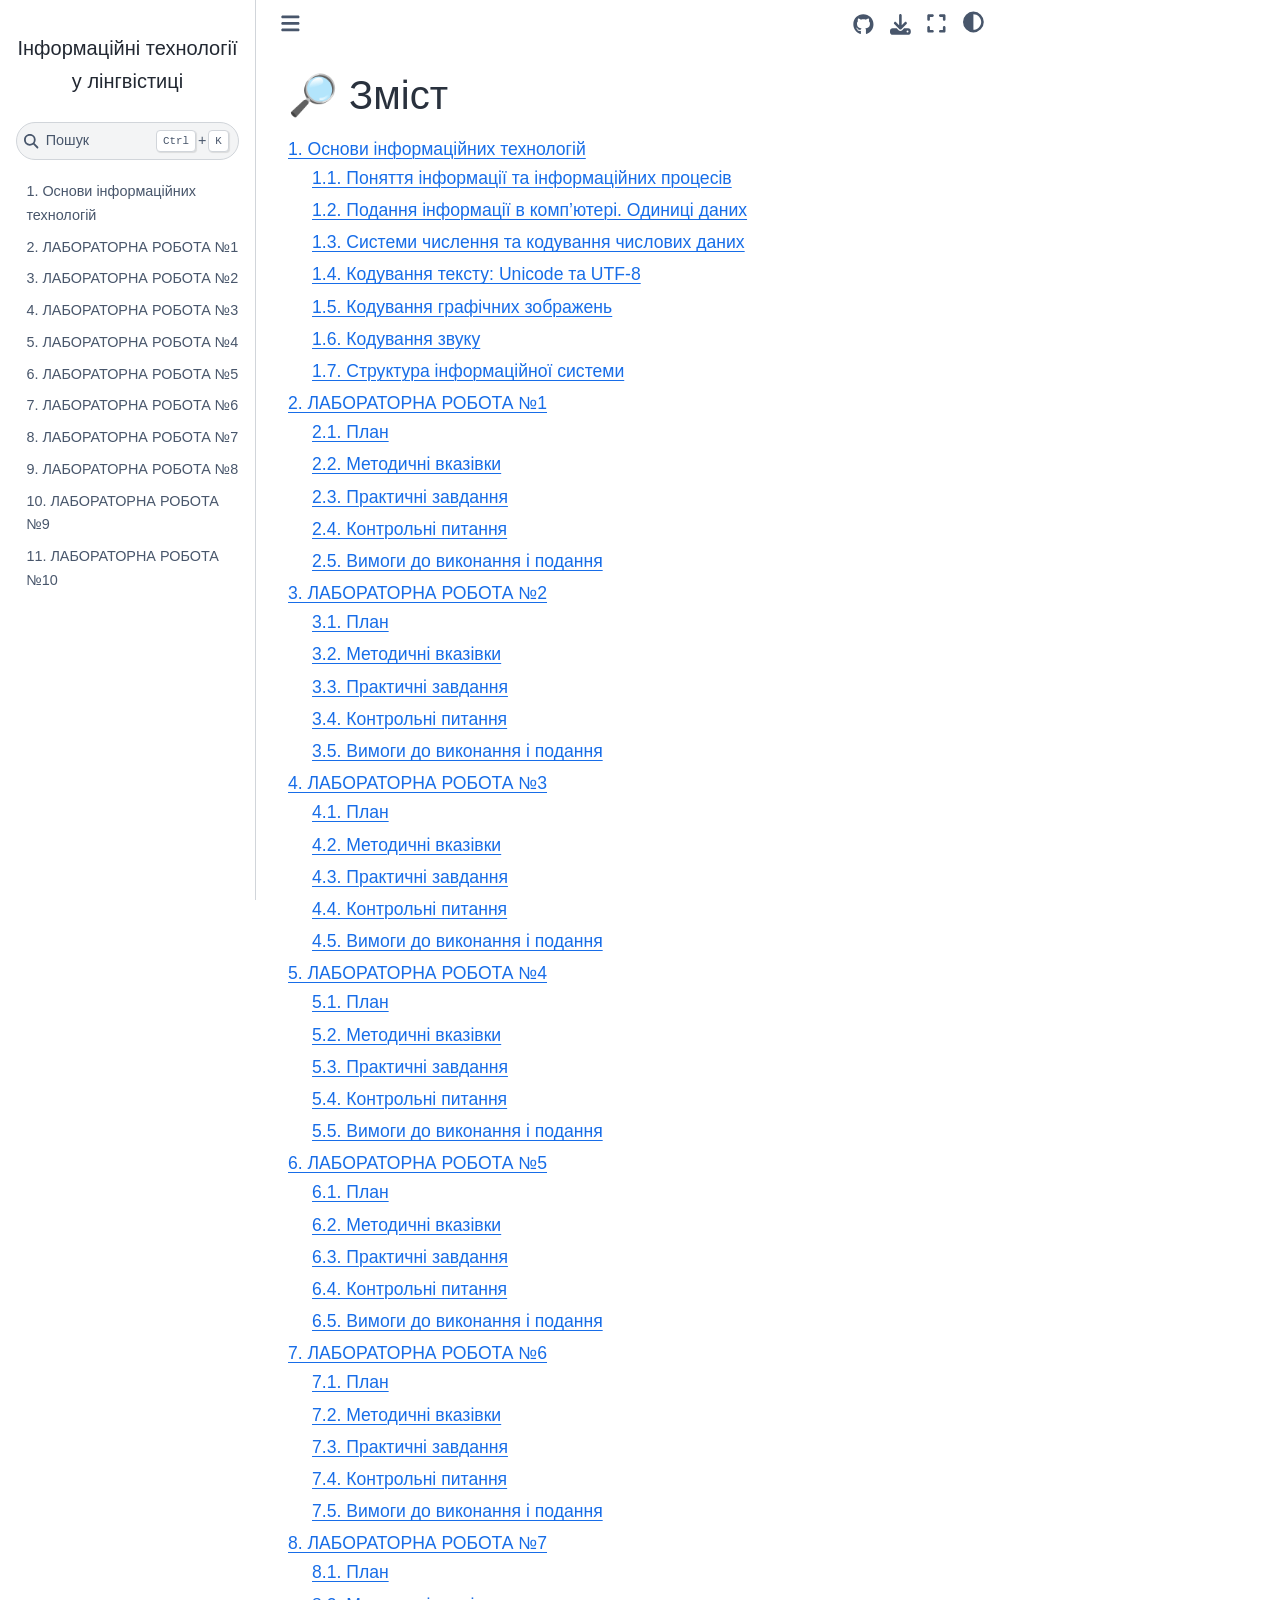
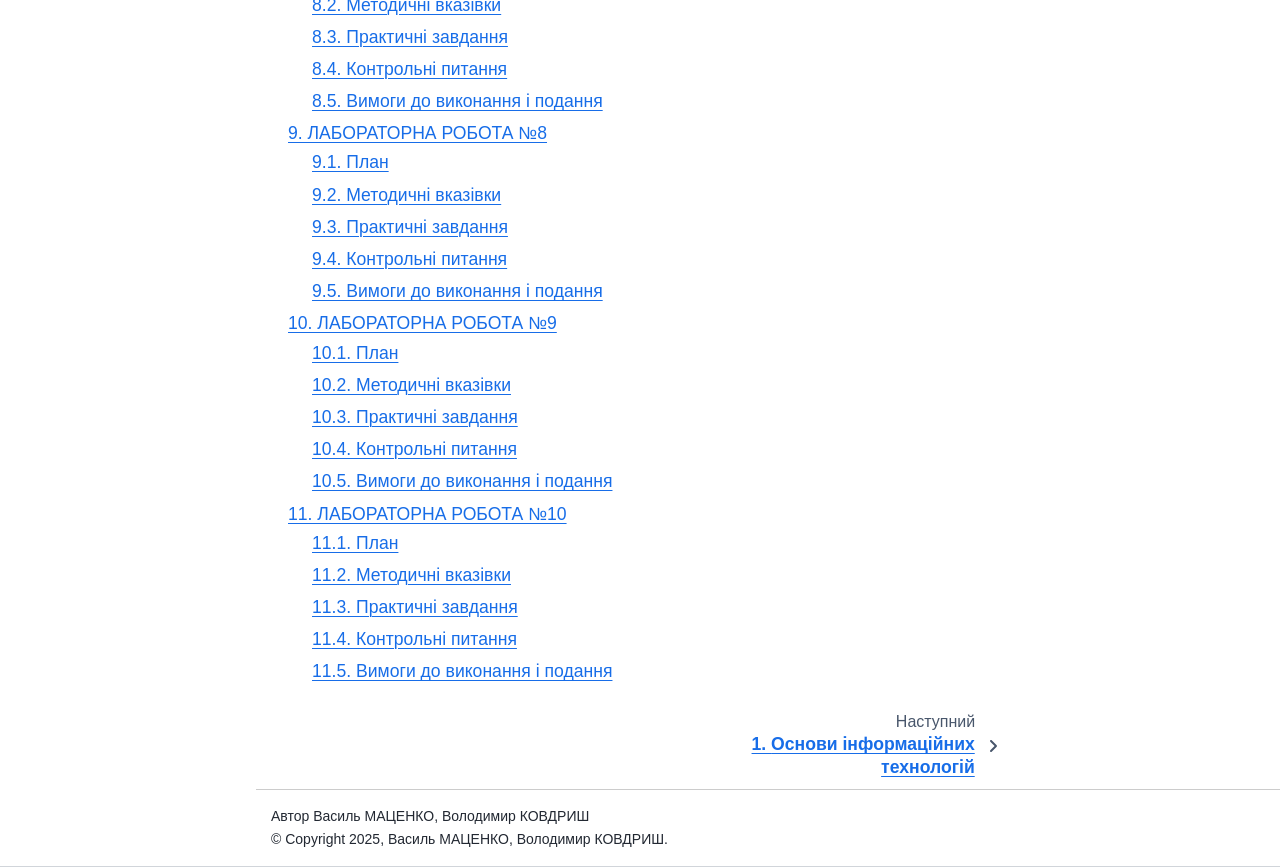
<file: index.html>
<!DOCTYPE html>


<html lang="uk" data-content_root="./" >

  <head>
    <meta charset="utf-8" />
    <meta name="viewport" content="width=device-width, initial-scale=1.0" /><meta name="viewport" content="width=device-width, initial-scale=1" />

    <title>🔎 Зміст &#8212; Інформаційні технології у лінгвістиці</title>
  
  
  
  <script data-cfasync="false">
    document.documentElement.dataset.mode = localStorage.getItem("mode") || "";
    document.documentElement.dataset.theme = localStorage.getItem("theme") || "";
  </script>
  
  <!-- Loaded before other Sphinx assets -->
  <link href="_static/styles/theme.css?digest=dfe6caa3a7d634c4db9b" rel="stylesheet" />
<link href="_static/styles/bootstrap.css?digest=dfe6caa3a7d634c4db9b" rel="stylesheet" />
<link href="_static/styles/pydata-sphinx-theme.css?digest=dfe6caa3a7d634c4db9b" rel="stylesheet" />

  
  <link href="_static/vendor/fontawesome/6.5.2/css/all.min.css?digest=dfe6caa3a7d634c4db9b" rel="stylesheet" />
  <link rel="preload" as="font" type="font/woff2" crossorigin href="_static/vendor/fontawesome/6.5.2/webfonts/fa-solid-900.woff2" />
<link rel="preload" as="font" type="font/woff2" crossorigin href="_static/vendor/fontawesome/6.5.2/webfonts/fa-brands-400.woff2" />
<link rel="preload" as="font" type="font/woff2" crossorigin href="_static/vendor/fontawesome/6.5.2/webfonts/fa-regular-400.woff2" />

    <link rel="stylesheet" type="text/css" href="_static/pygments.css?v=8f2a1f02" />
    <link rel="stylesheet" type="text/css" href="_static/styles/sphinx-book-theme.css?v=eba8b062" />
    <link rel="stylesheet" type="text/css" href="_static/graphviz.css?v=4ae1632d" />
    <link rel="stylesheet" type="text/css" href="_static/togglebutton.css?v=13237357" />
    <link rel="stylesheet" type="text/css" href="_static/lab.css?v=9e99ccb3" />
  
  <!-- Pre-loaded scripts that we'll load fully later -->
  <link rel="preload" as="script" href="_static/scripts/bootstrap.js?digest=dfe6caa3a7d634c4db9b" />
<link rel="preload" as="script" href="_static/scripts/pydata-sphinx-theme.js?digest=dfe6caa3a7d634c4db9b" />
  <script src="_static/vendor/fontawesome/6.5.2/js/all.min.js?digest=dfe6caa3a7d634c4db9b"></script>

    <script src="_static/documentation_options.js?v=0a3c33aa"></script>
    <script src="_static/doctools.js?v=9bcbadda"></script>
    <script src="_static/sphinx_highlight.js?v=dc90522c"></script>
    <script>let toggleHintShow = 'Click to show';</script>
    <script>let toggleHintHide = 'Click to hide';</script>
    <script>let toggleOpenOnPrint = 'true';</script>
    <script src="_static/togglebutton.js?v=4a39c7ea"></script>
    <script src="_static/scripts/sphinx-book-theme.js?v=887ef09a"></script>
    <script>var togglebuttonSelector = '.toggle, .admonition.dropdown';</script>
    <script>DOCUMENTATION_OPTIONS.pagename = 'index';</script>
    <link rel="index" title="Індекс" href="genindex.html" />
    <link rel="search" title="Пошук" href="search.html" />
    <link rel="next" title="1. Основи інформаційних технологій" href="app/lesson01.html" />
  <meta name="viewport" content="width=device-width, initial-scale=1"/>
  <meta name="docsearch:language" content="uk"/>
  </head>
  
  
  <body data-bs-spy="scroll" data-bs-target=".bd-toc-nav" data-offset="180" data-bs-root-margin="0px 0px -60%" data-default-mode="">

  
  
  <div id="pst-skip-link" class="skip-link d-print-none"><a href="#main-content">Skip to main content</a></div>
  
  <div id="pst-scroll-pixel-helper"></div>
  
  <button type="button" class="btn rounded-pill" id="pst-back-to-top">
    <i class="fa-solid fa-arrow-up"></i>Back to top</button>

  
  <input type="checkbox"
          class="sidebar-toggle"
          id="pst-primary-sidebar-checkbox"/>
  <label class="overlay overlay-primary" for="pst-primary-sidebar-checkbox"></label>
  
  <input type="checkbox"
          class="sidebar-toggle"
          id="pst-secondary-sidebar-checkbox"/>
  <label class="overlay overlay-secondary" for="pst-secondary-sidebar-checkbox"></label>
  
  <div class="search-button__wrapper">
    <div class="search-button__overlay"></div>
    <div class="search-button__search-container">
<form class="bd-search d-flex align-items-center"
      action="search.html"
      method="get">
  <i class="fa-solid fa-magnifying-glass"></i>
  <input type="search"
         class="form-control"
         name="q"
         id="search-input"
         placeholder="Search..."
         aria-label="Search..."
         autocomplete="off"
         autocorrect="off"
         autocapitalize="off"
         spellcheck="false"/>
  <span class="search-button__kbd-shortcut"><kbd class="kbd-shortcut__modifier">Ctrl</kbd>+<kbd>K</kbd></span>
</form></div>
  </div>

  <div class="pst-async-banner-revealer d-none">
  <aside id="bd-header-version-warning" class="d-none d-print-none" aria-label="Version warning"></aside>
</div>

  
    <header class="bd-header navbar navbar-expand-lg bd-navbar d-print-none">
    </header>
  

  <div class="bd-container">
    <div class="bd-container__inner bd-page-width">
      
      
      
        
      
      <div class="bd-sidebar-primary bd-sidebar">
        

  
  <div class="sidebar-header-items sidebar-primary__section">
    
    
    
    
  </div>
  
    <div class="sidebar-primary-items__start sidebar-primary__section">
        <div class="sidebar-primary-item">

  
    
  

<a class="navbar-brand logo" href="#">
  
  
  
  
  
  
    <p class="title logo__title">Інформаційні технології у лінгвістиці</p>
  
</a></div>
        <div class="sidebar-primary-item">

 <script>
 document.write(`
   <button class="btn search-button-field search-button__button" title="Пошук" aria-label="Пошук" data-bs-placement="bottom" data-bs-toggle="tooltip">
    <i class="fa-solid fa-magnifying-glass"></i>
    <span class="search-button__default-text">Пошук</span>
    <span class="search-button__kbd-shortcut"><kbd class="kbd-shortcut__modifier">Ctrl</kbd>+<kbd class="kbd-shortcut__modifier">K</kbd></span>
   </button>
 `);
 </script></div>
        <div class="sidebar-primary-item"><nav class="bd-links bd-docs-nav" aria-label="Main">
    <div class="bd-toc-item navbar-nav active">
        <ul class="nav bd-sidenav">
<li class="toctree-l1"><a class="reference internal" href="app/lesson01.html">1. Основи інформаційних технологій</a></li>
<li class="toctree-l1"><a class="reference internal" href="app/lesson02.html">2. ЛАБОРАТОРНА РОБОТА №1</a></li>
<li class="toctree-l1"><a class="reference internal" href="app/lesson03.html">3. ЛАБОРАТОРНА РОБОТА №2</a></li>
<li class="toctree-l1"><a class="reference internal" href="app/lesson04.html">4. ЛАБОРАТОРНА РОБОТА №3</a></li>
<li class="toctree-l1"><a class="reference internal" href="app/lesson05.html">5. ЛАБОРАТОРНА РОБОТА №4</a></li>
<li class="toctree-l1"><a class="reference internal" href="app/lesson06.html">6. ЛАБОРАТОРНА РОБОТА №5</a></li>
<li class="toctree-l1"><a class="reference internal" href="app/lesson07.html">7. ЛАБОРАТОРНА РОБОТА №6</a></li>
<li class="toctree-l1"><a class="reference internal" href="app/lesson08.html">8. ЛАБОРАТОРНА РОБОТА №7</a></li>
<li class="toctree-l1"><a class="reference internal" href="app/lesson09.html">9. ЛАБОРАТОРНА РОБОТА №8</a></li>
<li class="toctree-l1"><a class="reference internal" href="app/lesson10.html">10. ЛАБОРАТОРНА РОБОТА №9</a></li>
<li class="toctree-l1"><a class="reference internal" href="app/lesson11.html">11. ЛАБОРАТОРНА РОБОТА №10</a></li>
</ul>

    </div>
</nav></div>
    </div>
  
  
  <div class="sidebar-primary-items__end sidebar-primary__section">
  </div>
  
  <div id="rtd-footer-container"></div>


      </div>
      
      <main id="main-content" class="bd-main" role="main">
        
        

<div class="sbt-scroll-pixel-helper"></div>

          <div class="bd-content">
            <div class="bd-article-container">
              
              <div class="bd-header-article d-print-none">
<div class="header-article-items header-article__inner">
  
    <div class="header-article-items__start">
      
        <div class="header-article-item"><button class="sidebar-toggle primary-toggle btn btn-sm" title="Toggle primary sidebar" data-bs-placement="bottom" data-bs-toggle="tooltip">
  <span class="fa-solid fa-bars"></span>
</button></div>
      
    </div>
  
  
    <div class="header-article-items__end">
      
        <div class="header-article-item">

<div class="article-header-buttons">





<div class="dropdown dropdown-source-buttons">
  <button class="btn dropdown-toggle" type="button" data-bs-toggle="dropdown" aria-expanded="false" aria-label="Source repositories">
    <i class="fab fa-github"></i>
  </button>
  <ul class="dropdown-menu">
      
      
      
      <li><a href="https://github.com/Volodymyr-Kovdrysh/ITinLingvo-students/blob/main/docs/index.md?plain=1" target="_blank"
   class="btn btn-sm btn-source-file-button dropdown-item"
   title="Show source"
   data-bs-placement="left" data-bs-toggle="tooltip"
>
  

<span class="btn__icon-container">
  <i class="fas fa-code"></i>
  </span>
<span class="btn__text-container">Show source</span>
</a>
</li>
      
      
      
      
      <li><a href="https://github.com/Volodymyr-Kovdrysh/ITinLingvo-students/edit/main/docs/index.md" target="_blank"
   class="btn btn-sm btn-source-edit-button dropdown-item"
   title="Suggest edit"
   data-bs-placement="left" data-bs-toggle="tooltip"
>
  

<span class="btn__icon-container">
  <i class="fas fa-pencil-alt"></i>
  </span>
<span class="btn__text-container">Suggest edit</span>
</a>
</li>
      
      
      
      
      <li><a href="https://github.com/Volodymyr-Kovdrysh/ITinLingvo-students/issues/new?title=Issue%20on%20page%20%2Findex.html&body=Your%20issue%20content%20here." target="_blank"
   class="btn btn-sm btn-source-issues-button dropdown-item"
   title="Відкрийте випуск"
   data-bs-placement="left" data-bs-toggle="tooltip"
>
  

<span class="btn__icon-container">
  <i class="fas fa-lightbulb"></i>
  </span>
<span class="btn__text-container">Open issue</span>
</a>
</li>
      
  </ul>
</div>






<div class="dropdown dropdown-download-buttons">
  <button class="btn dropdown-toggle" type="button" data-bs-toggle="dropdown" aria-expanded="false" aria-label="Завантажте цю сторінку">
    <i class="fas fa-download"></i>
  </button>
  <ul class="dropdown-menu">
      
      
      
      <li><a href="_sources/index.md" target="_blank"
   class="btn btn-sm btn-download-source-button dropdown-item"
   title="Завантажити вихідний файл"
   data-bs-placement="left" data-bs-toggle="tooltip"
>
  

<span class="btn__icon-container">
  <i class="fas fa-file"></i>
  </span>
<span class="btn__text-container">.md</span>
</a>
</li>
      
      
      
      
      <li>
<button onclick="window.print()"
  class="btn btn-sm btn-download-pdf-button dropdown-item"
  title="Друк у форматі PDF"
  data-bs-placement="left" data-bs-toggle="tooltip"
>
  

<span class="btn__icon-container">
  <i class="fas fa-file-pdf"></i>
  </span>
<span class="btn__text-container">.pdf</span>
</button>
</li>
      
  </ul>
</div>




<button onclick="toggleFullScreen()"
  class="btn btn-sm btn-fullscreen-button"
  title="Повноекранний режим"
  data-bs-placement="bottom" data-bs-toggle="tooltip"
>
  

<span class="btn__icon-container">
  <i class="fas fa-expand"></i>
  </span>

</button>



<script>
document.write(`
  <button class="btn btn-sm nav-link pst-navbar-icon theme-switch-button" title="light/dark" aria-label="light/dark" data-bs-placement="bottom" data-bs-toggle="tooltip">
    <i class="theme-switch fa-solid fa-sun fa-lg" data-mode="light"></i>
    <i class="theme-switch fa-solid fa-moon fa-lg" data-mode="dark"></i>
    <i class="theme-switch fa-solid fa-circle-half-stroke fa-lg" data-mode="auto"></i>
  </button>
`);
</script>


<script>
document.write(`
  <button class="btn btn-sm pst-navbar-icon search-button search-button__button" title="Пошук" aria-label="Пошук" data-bs-placement="bottom" data-bs-toggle="tooltip">
    <i class="fa-solid fa-magnifying-glass fa-lg"></i>
  </button>
`);
</script>

</div></div>
      
    </div>
  
</div>
</div>
              
              

<div id="jb-print-docs-body" class="onlyprint">
    <h1>🔎 Зміст</h1>
    <!-- Table of contents -->
    <div id="print-main-content">
        <div id="jb-print-toc">
            
        </div>
    </div>
</div>

              
                
<div id="searchbox"></div>
                <article class="bd-article">
                  
  <section class="tex2jax_ignore mathjax_ignore" id="id1">
<h1>🔎 Зміст<a class="headerlink" href="#id1" title="Link to this heading">#</a></h1>
<div class="toctree-wrapper compound">
<ul>
<li class="toctree-l1"><a class="reference internal" href="app/lesson01.html">1. Основи інформаційних технологій</a><ul>
<li class="toctree-l2"><a class="reference internal" href="app/lesson01.html#id2">1.1. Поняття інформації та інформаційних процесів</a></li>
<li class="toctree-l2"><a class="reference internal" href="app/lesson01.html#id4">1.2. Подання інформації в комп’ютері. Одиниці даних</a></li>
<li class="toctree-l2"><a class="reference internal" href="app/lesson01.html#id6">1.3. Системи числення та кодування числових даних</a></li>
<li class="toctree-l2"><a class="reference internal" href="app/lesson01.html#unicode-utf-8">1.4. Кодування тексту: Unicode та UTF-8</a></li>
<li class="toctree-l2"><a class="reference internal" href="app/lesson01.html#id9">1.5. Кодування графічних зображень</a></li>
<li class="toctree-l2"><a class="reference internal" href="app/lesson01.html#id10">1.6. Кодування звуку</a></li>
<li class="toctree-l2"><a class="reference internal" href="app/lesson01.html#id12">1.7. Структура інформаційної системи</a></li>
</ul>
</li>
<li class="toctree-l1"><a class="reference internal" href="app/lesson02.html">2. ЛАБОРАТОРНА РОБОТА №1</a><ul>
<li class="toctree-l2"><a class="reference internal" href="app/lesson02.html#id1">2.1. План</a></li>
<li class="toctree-l2"><a class="reference internal" href="app/lesson02.html#id2">2.2. Методичні вказівки</a></li>
<li class="toctree-l2"><a class="reference internal" href="app/lesson02.html#id41">2.3. Практичні завдання</a></li>
<li class="toctree-l2"><a class="reference internal" href="app/lesson02.html#id42">2.4. Контрольні питання</a></li>
<li class="toctree-l2"><a class="reference internal" href="app/lesson02.html#id43">2.5. Вимоги до виконання і подання</a></li>
</ul>
</li>
<li class="toctree-l1"><a class="reference internal" href="app/lesson03.html">3. ЛАБОРАТОРНА РОБОТА №2</a><ul>
<li class="toctree-l2"><a class="reference internal" href="app/lesson03.html#id1">3.1. План</a></li>
<li class="toctree-l2"><a class="reference internal" href="app/lesson03.html#id2">3.2. Методичні вказівки</a></li>
<li class="toctree-l2"><a class="reference internal" href="app/lesson03.html#id28">3.3. Практичні завдання</a></li>
<li class="toctree-l2"><a class="reference internal" href="app/lesson03.html#id29">3.4. Контрольні питання</a></li>
<li class="toctree-l2"><a class="reference internal" href="app/lesson03.html#id30">3.5. Вимоги до виконання і подання</a></li>
</ul>
</li>
<li class="toctree-l1"><a class="reference internal" href="app/lesson04.html">4. ЛАБОРАТОРНА РОБОТА №3</a><ul>
<li class="toctree-l2"><a class="reference internal" href="app/lesson04.html#id1">4.1. План</a></li>
<li class="toctree-l2"><a class="reference internal" href="app/lesson04.html#id2">4.2. Методичні вказівки</a></li>
<li class="toctree-l2"><a class="reference internal" href="app/lesson04.html#id11">4.3. Практичні завдання</a></li>
<li class="toctree-l2"><a class="reference internal" href="app/lesson04.html#id12">4.4. Контрольні питання</a></li>
<li class="toctree-l2"><a class="reference internal" href="app/lesson04.html#id13">4.5. Вимоги до виконання і подання</a></li>
</ul>
</li>
<li class="toctree-l1"><a class="reference internal" href="app/lesson05.html">5. ЛАБОРАТОРНА РОБОТА №4</a><ul>
<li class="toctree-l2"><a class="reference internal" href="app/lesson05.html#id1">5.1. План</a></li>
<li class="toctree-l2"><a class="reference internal" href="app/lesson05.html#id2">5.2. Методичні вказівки</a></li>
<li class="toctree-l2"><a class="reference internal" href="app/lesson05.html#id19">5.3. Практичні завдання</a></li>
<li class="toctree-l2"><a class="reference internal" href="app/lesson05.html#id20">5.4. Контрольні питання</a></li>
<li class="toctree-l2"><a class="reference internal" href="app/lesson05.html#id21">5.5. Вимоги до виконання і подання</a></li>
</ul>
</li>
<li class="toctree-l1"><a class="reference internal" href="app/lesson06.html">6. ЛАБОРАТОРНА РОБОТА №5</a><ul>
<li class="toctree-l2"><a class="reference internal" href="app/lesson06.html#id1">6.1. План</a></li>
<li class="toctree-l2"><a class="reference internal" href="app/lesson06.html#id2">6.2. Методичні вказівки</a></li>
<li class="toctree-l2"><a class="reference internal" href="app/lesson06.html#id9">6.3. Практичні завдання</a></li>
<li class="toctree-l2"><a class="reference internal" href="app/lesson06.html#id10">6.4. Контрольні питання</a></li>
<li class="toctree-l2"><a class="reference internal" href="app/lesson06.html#id11">6.5. Вимоги до виконання і подання</a></li>
</ul>
</li>
<li class="toctree-l1"><a class="reference internal" href="app/lesson07.html">7. ЛАБОРАТОРНА РОБОТА №6</a><ul>
<li class="toctree-l2"><a class="reference internal" href="app/lesson07.html#id1">7.1. План</a></li>
<li class="toctree-l2"><a class="reference internal" href="app/lesson07.html#id2">7.2. Методичні вказівки</a></li>
<li class="toctree-l2"><a class="reference internal" href="app/lesson07.html#id11">7.3. Практичні завдання</a></li>
<li class="toctree-l2"><a class="reference internal" href="app/lesson07.html#id12">7.4. Контрольні питання</a></li>
<li class="toctree-l2"><a class="reference internal" href="app/lesson07.html#id13">7.5. Вимоги до виконання і подання</a></li>
</ul>
</li>
<li class="toctree-l1"><a class="reference internal" href="app/lesson08.html">8. ЛАБОРАТОРНА РОБОТА №7</a><ul>
<li class="toctree-l2"><a class="reference internal" href="app/lesson08.html#id1">8.1. План</a></li>
<li class="toctree-l2"><a class="reference internal" href="app/lesson08.html#id2">8.2. Методичні вказівки</a></li>
<li class="toctree-l2"><a class="reference internal" href="app/lesson08.html#id11">8.3. Практичні завдання</a></li>
<li class="toctree-l2"><a class="reference internal" href="app/lesson08.html#id14">8.4. Контрольні питання</a></li>
<li class="toctree-l2"><a class="reference internal" href="app/lesson08.html#id15">8.5. Вимоги до виконання і подання</a></li>
</ul>
</li>
<li class="toctree-l1"><a class="reference internal" href="app/lesson09.html">9. ЛАБОРАТОРНА РОБОТА №8</a><ul>
<li class="toctree-l2"><a class="reference internal" href="app/lesson09.html#id1">9.1. План</a></li>
<li class="toctree-l2"><a class="reference internal" href="app/lesson09.html#id2">9.2. Методичні вказівки</a></li>
<li class="toctree-l2"><a class="reference internal" href="app/lesson09.html#id10">9.3. Практичні завдання</a></li>
<li class="toctree-l2"><a class="reference internal" href="app/lesson09.html#id11">9.4. Контрольні питання</a></li>
<li class="toctree-l2"><a class="reference internal" href="app/lesson09.html#id12">9.5. Вимоги до виконання і подання</a></li>
</ul>
</li>
<li class="toctree-l1"><a class="reference internal" href="app/lesson10.html">10. ЛАБОРАТОРНА РОБОТА №9</a><ul>
<li class="toctree-l2"><a class="reference internal" href="app/lesson10.html#id1">10.1. План</a></li>
<li class="toctree-l2"><a class="reference internal" href="app/lesson10.html#id2">10.2. Методичні вказівки</a></li>
<li class="toctree-l2"><a class="reference internal" href="app/lesson10.html#id10">10.3. Практичні завдання</a></li>
<li class="toctree-l2"><a class="reference internal" href="app/lesson10.html#id11">10.4. Контрольні питання</a></li>
<li class="toctree-l2"><a class="reference internal" href="app/lesson10.html#id12">10.5. Вимоги до виконання і подання</a></li>
</ul>
</li>
<li class="toctree-l1"><a class="reference internal" href="app/lesson11.html">11. ЛАБОРАТОРНА РОБОТА №10</a><ul>
<li class="toctree-l2"><a class="reference internal" href="app/lesson11.html#id1">11.1. План</a></li>
<li class="toctree-l2"><a class="reference internal" href="app/lesson11.html#id2">11.2. Методичні вказівки</a></li>
<li class="toctree-l2"><a class="reference internal" href="app/lesson11.html#id12">11.3. Практичні завдання</a></li>
<li class="toctree-l2"><a class="reference internal" href="app/lesson11.html#id14">11.4. Контрольні питання</a></li>
<li class="toctree-l2"><a class="reference internal" href="app/lesson11.html#id15">11.5. Вимоги до виконання і подання</a></li>
</ul>
</li>
</ul>
</div>
</section>


                </article>
              

              
              
              
              
                <footer class="prev-next-footer d-print-none">
                  
<div class="prev-next-area">
    <a class="right-next"
       href="app/lesson01.html"
       title="next page">
      <div class="prev-next-info">
        <p class="prev-next-subtitle">наступний</p>
        <p class="prev-next-title"><span class="section-number">1. </span>Основи інформаційних технологій</p>
      </div>
      <i class="fa-solid fa-angle-right"></i>
    </a>
</div>
                </footer>
              
            </div>
            
            
              
            
          </div>
          <footer class="bd-footer-content">
            
<div class="bd-footer-content__inner container">
  
  <div class="footer-item">
    
<p class="component-author">
Автор Василь МАЦЕНКО, Володимир КОВДРИШ
</p>

  </div>
  
  <div class="footer-item">
    

  <p class="copyright">
    
      © Copyright 2025, Василь МАЦЕНКО, Володимир КОВДРИШ.
      <br/>
    
  </p>

  </div>
  
  <div class="footer-item">
    
  </div>
  
  <div class="footer-item">
    
  </div>
  
</div>
          </footer>
        

      </main>
    </div>
  </div>
  
  <!-- Scripts loaded after <body> so the DOM is not blocked -->
  <script src="_static/scripts/bootstrap.js?digest=dfe6caa3a7d634c4db9b"></script>
<script src="_static/scripts/pydata-sphinx-theme.js?digest=dfe6caa3a7d634c4db9b"></script>

  <footer class="bd-footer">
  </footer>
  </body>
</html>
</file>
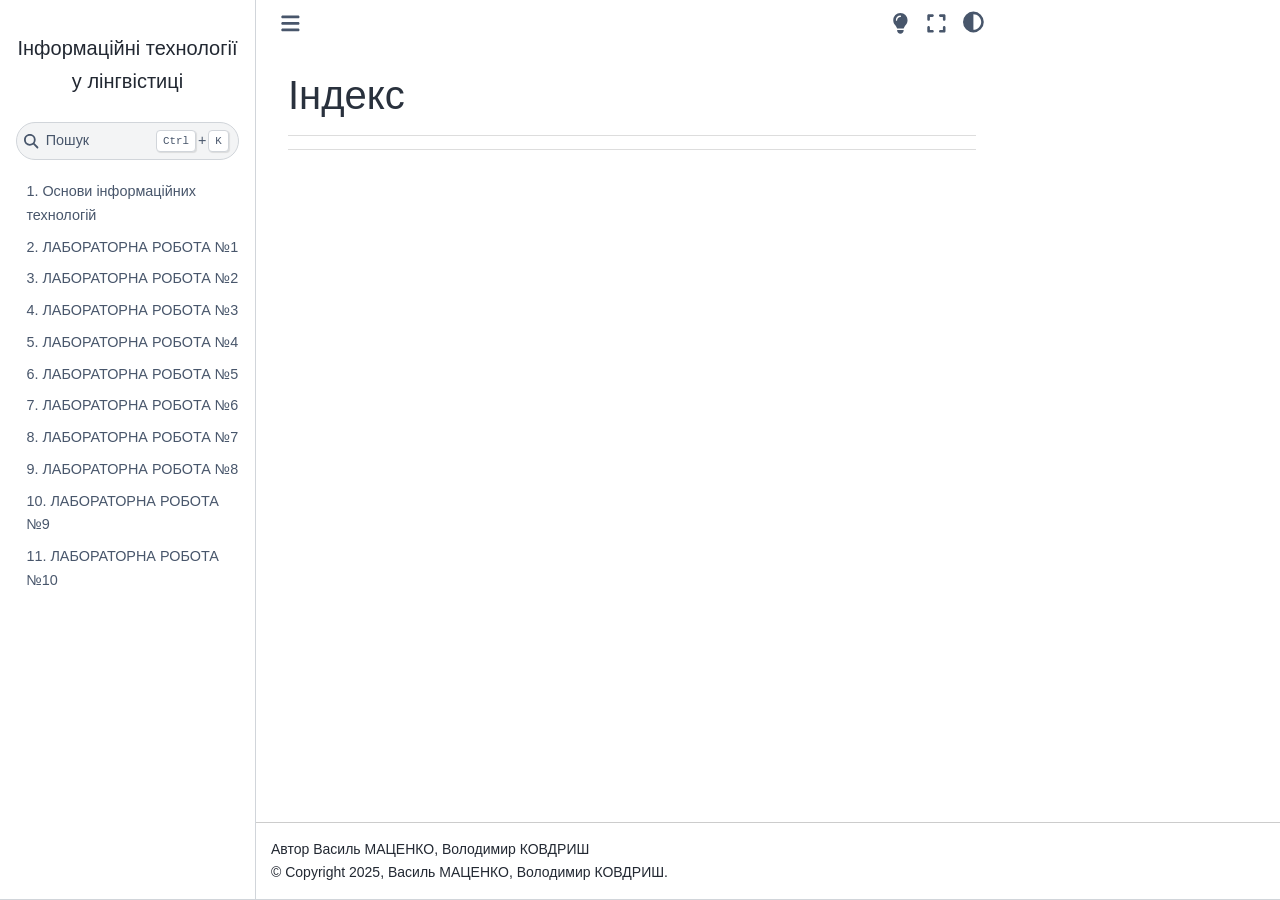
<file: genindex.html>
<!DOCTYPE html>


<html lang="uk" data-content_root="./" >

  <head>
    <meta charset="utf-8" />
    <meta name="viewport" content="width=device-width, initial-scale=1.0" />
    <title>Індекс &#8212; Інформаційні технології у лінгвістиці</title>
  
  
  
  <script data-cfasync="false">
    document.documentElement.dataset.mode = localStorage.getItem("mode") || "";
    document.documentElement.dataset.theme = localStorage.getItem("theme") || "";
  </script>
  
  <!-- Loaded before other Sphinx assets -->
  <link href="_static/styles/theme.css?digest=dfe6caa3a7d634c4db9b" rel="stylesheet" />
<link href="_static/styles/bootstrap.css?digest=dfe6caa3a7d634c4db9b" rel="stylesheet" />
<link href="_static/styles/pydata-sphinx-theme.css?digest=dfe6caa3a7d634c4db9b" rel="stylesheet" />

  
  <link href="_static/vendor/fontawesome/6.5.2/css/all.min.css?digest=dfe6caa3a7d634c4db9b" rel="stylesheet" />
  <link rel="preload" as="font" type="font/woff2" crossorigin href="_static/vendor/fontawesome/6.5.2/webfonts/fa-solid-900.woff2" />
<link rel="preload" as="font" type="font/woff2" crossorigin href="_static/vendor/fontawesome/6.5.2/webfonts/fa-brands-400.woff2" />
<link rel="preload" as="font" type="font/woff2" crossorigin href="_static/vendor/fontawesome/6.5.2/webfonts/fa-regular-400.woff2" />

    <link rel="stylesheet" type="text/css" href="_static/pygments.css?v=8f2a1f02" />
    <link rel="stylesheet" type="text/css" href="_static/styles/sphinx-book-theme.css?v=eba8b062" />
    <link rel="stylesheet" type="text/css" href="_static/graphviz.css?v=4ae1632d" />
    <link rel="stylesheet" type="text/css" href="_static/togglebutton.css?v=13237357" />
    <link rel="stylesheet" type="text/css" href="_static/lab.css?v=9e99ccb3" />
  
  <!-- Pre-loaded scripts that we'll load fully later -->
  <link rel="preload" as="script" href="_static/scripts/bootstrap.js?digest=dfe6caa3a7d634c4db9b" />
<link rel="preload" as="script" href="_static/scripts/pydata-sphinx-theme.js?digest=dfe6caa3a7d634c4db9b" />
  <script src="_static/vendor/fontawesome/6.5.2/js/all.min.js?digest=dfe6caa3a7d634c4db9b"></script>

    <script src="_static/documentation_options.js?v=0a3c33aa"></script>
    <script src="_static/doctools.js?v=9bcbadda"></script>
    <script src="_static/sphinx_highlight.js?v=dc90522c"></script>
    <script>let toggleHintShow = 'Click to show';</script>
    <script>let toggleHintHide = 'Click to hide';</script>
    <script>let toggleOpenOnPrint = 'true';</script>
    <script src="_static/togglebutton.js?v=4a39c7ea"></script>
    <script src="_static/scripts/sphinx-book-theme.js?v=887ef09a"></script>
    <script>var togglebuttonSelector = '.toggle, .admonition.dropdown';</script>
    <script>DOCUMENTATION_OPTIONS.pagename = 'genindex';</script>
    <link rel="index" title="Індекс" href="#" />
    <link rel="search" title="Пошук" href="search.html" />
  <meta name="viewport" content="width=device-width, initial-scale=1"/>
  <meta name="docsearch:language" content="uk"/>
  </head>
  
  
  <body data-bs-spy="scroll" data-bs-target=".bd-toc-nav" data-offset="180" data-bs-root-margin="0px 0px -60%" data-default-mode="">

  
  
  <div id="pst-skip-link" class="skip-link d-print-none"><a href="#main-content">Skip to main content</a></div>
  
  <div id="pst-scroll-pixel-helper"></div>
  
  <button type="button" class="btn rounded-pill" id="pst-back-to-top">
    <i class="fa-solid fa-arrow-up"></i>Back to top</button>

  
  <input type="checkbox"
          class="sidebar-toggle"
          id="pst-primary-sidebar-checkbox"/>
  <label class="overlay overlay-primary" for="pst-primary-sidebar-checkbox"></label>
  
  <input type="checkbox"
          class="sidebar-toggle"
          id="pst-secondary-sidebar-checkbox"/>
  <label class="overlay overlay-secondary" for="pst-secondary-sidebar-checkbox"></label>
  
  <div class="search-button__wrapper">
    <div class="search-button__overlay"></div>
    <div class="search-button__search-container">
<form class="bd-search d-flex align-items-center"
      action="search.html"
      method="get">
  <i class="fa-solid fa-magnifying-glass"></i>
  <input type="search"
         class="form-control"
         name="q"
         id="search-input"
         placeholder="Search..."
         aria-label="Search..."
         autocomplete="off"
         autocorrect="off"
         autocapitalize="off"
         spellcheck="false"/>
  <span class="search-button__kbd-shortcut"><kbd class="kbd-shortcut__modifier">Ctrl</kbd>+<kbd>K</kbd></span>
</form></div>
  </div>

  <div class="pst-async-banner-revealer d-none">
  <aside id="bd-header-version-warning" class="d-none d-print-none" aria-label="Version warning"></aside>
</div>

  
    <header class="bd-header navbar navbar-expand-lg bd-navbar d-print-none">
    </header>
  

  <div class="bd-container">
    <div class="bd-container__inner bd-page-width">
      
      
      
        
      
      <div class="bd-sidebar-primary bd-sidebar">
        

  
  <div class="sidebar-header-items sidebar-primary__section">
    
    
    
    
  </div>
  
    <div class="sidebar-primary-items__start sidebar-primary__section">
        <div class="sidebar-primary-item">

  
    
  

<a class="navbar-brand logo" href="index.html">
  
  
  
  
  
  
    <p class="title logo__title">Інформаційні технології у лінгвістиці</p>
  
</a></div>
        <div class="sidebar-primary-item">

 <script>
 document.write(`
   <button class="btn search-button-field search-button__button" title="Пошук" aria-label="Пошук" data-bs-placement="bottom" data-bs-toggle="tooltip">
    <i class="fa-solid fa-magnifying-glass"></i>
    <span class="search-button__default-text">Пошук</span>
    <span class="search-button__kbd-shortcut"><kbd class="kbd-shortcut__modifier">Ctrl</kbd>+<kbd class="kbd-shortcut__modifier">K</kbd></span>
   </button>
 `);
 </script></div>
        <div class="sidebar-primary-item"><nav class="bd-links bd-docs-nav" aria-label="Main">
    <div class="bd-toc-item navbar-nav active">
        <ul class="nav bd-sidenav">
<li class="toctree-l1"><a class="reference internal" href="app/lesson01.html">1. Основи інформаційних технологій</a></li>
<li class="toctree-l1"><a class="reference internal" href="app/lesson02.html">2. ЛАБОРАТОРНА РОБОТА №1</a></li>
<li class="toctree-l1"><a class="reference internal" href="app/lesson03.html">3. ЛАБОРАТОРНА РОБОТА №2</a></li>
<li class="toctree-l1"><a class="reference internal" href="app/lesson04.html">4. ЛАБОРАТОРНА РОБОТА №3</a></li>
<li class="toctree-l1"><a class="reference internal" href="app/lesson05.html">5. ЛАБОРАТОРНА РОБОТА №4</a></li>
<li class="toctree-l1"><a class="reference internal" href="app/lesson06.html">6. ЛАБОРАТОРНА РОБОТА №5</a></li>
<li class="toctree-l1"><a class="reference internal" href="app/lesson07.html">7. ЛАБОРАТОРНА РОБОТА №6</a></li>
<li class="toctree-l1"><a class="reference internal" href="app/lesson08.html">8. ЛАБОРАТОРНА РОБОТА №7</a></li>
<li class="toctree-l1"><a class="reference internal" href="app/lesson09.html">9. ЛАБОРАТОРНА РОБОТА №8</a></li>
<li class="toctree-l1"><a class="reference internal" href="app/lesson10.html">10. ЛАБОРАТОРНА РОБОТА №9</a></li>
<li class="toctree-l1"><a class="reference internal" href="app/lesson11.html">11. ЛАБОРАТОРНА РОБОТА №10</a></li>
</ul>

    </div>
</nav></div>
    </div>
  
  
  <div class="sidebar-primary-items__end sidebar-primary__section">
  </div>
  
  <div id="rtd-footer-container"></div>


      </div>
      
      <main id="main-content" class="bd-main" role="main">
        
        

<div class="sbt-scroll-pixel-helper"></div>

          <div class="bd-content">
            <div class="bd-article-container">
              
              <div class="bd-header-article d-print-none">
<div class="header-article-items header-article__inner">
  
    <div class="header-article-items__start">
      
        <div class="header-article-item"><button class="sidebar-toggle primary-toggle btn btn-sm" title="Toggle primary sidebar" data-bs-placement="bottom" data-bs-toggle="tooltip">
  <span class="fa-solid fa-bars"></span>
</button></div>
      
    </div>
  
  
    <div class="header-article-items__end">
      
        <div class="header-article-item">

<div class="article-header-buttons">


<a href="https://github.com/Volodymyr-Kovdrysh/ITinLingvo-students/issues/new?title=Issue%20on%20page%20%2Fgenindex.html&body=Your%20issue%20content%20here." target="_blank"
   class="btn btn-sm btn-source-issues-button"
   title="Відкрийте випуск"
   data-bs-placement="bottom" data-bs-toggle="tooltip"
>
  

<span class="btn__icon-container">
  <i class="fas fa-lightbulb"></i>
  </span>

</a>




<button onclick="toggleFullScreen()"
  class="btn btn-sm btn-fullscreen-button"
  title="Повноекранний режим"
  data-bs-placement="bottom" data-bs-toggle="tooltip"
>
  

<span class="btn__icon-container">
  <i class="fas fa-expand"></i>
  </span>

</button>



<script>
document.write(`
  <button class="btn btn-sm nav-link pst-navbar-icon theme-switch-button" title="light/dark" aria-label="light/dark" data-bs-placement="bottom" data-bs-toggle="tooltip">
    <i class="theme-switch fa-solid fa-sun fa-lg" data-mode="light"></i>
    <i class="theme-switch fa-solid fa-moon fa-lg" data-mode="dark"></i>
    <i class="theme-switch fa-solid fa-circle-half-stroke fa-lg" data-mode="auto"></i>
  </button>
`);
</script>


<script>
document.write(`
  <button class="btn btn-sm pst-navbar-icon search-button search-button__button" title="Пошук" aria-label="Пошук" data-bs-placement="bottom" data-bs-toggle="tooltip">
    <i class="fa-solid fa-magnifying-glass fa-lg"></i>
  </button>
`);
</script>

</div></div>
      
    </div>
  
</div>
</div>
              
              

<div id="jb-print-docs-body" class="onlyprint">
    <h1></h1>
    <!-- Table of contents -->
    <div id="print-main-content">
        <div id="jb-print-toc">
            
        </div>
    </div>
</div>

              
                
<div id="searchbox"></div>
                <article class="bd-article">
                  

<h1 id="index">Індекс</h1>

<div class="genindex-jumpbox">
 
</div>


                </article>
              

              
              
              
              
                <footer class="prev-next-footer d-print-none">
                  
<div class="prev-next-area">
</div>
                </footer>
              
            </div>
            
            
              
            
          </div>
          <footer class="bd-footer-content">
            
<div class="bd-footer-content__inner container">
  
  <div class="footer-item">
    
<p class="component-author">
Автор Василь МАЦЕНКО, Володимир КОВДРИШ
</p>

  </div>
  
  <div class="footer-item">
    

  <p class="copyright">
    
      © Copyright 2025, Василь МАЦЕНКО, Володимир КОВДРИШ.
      <br/>
    
  </p>

  </div>
  
  <div class="footer-item">
    
  </div>
  
  <div class="footer-item">
    
  </div>
  
</div>
          </footer>
        

      </main>
    </div>
  </div>
  
  <!-- Scripts loaded after <body> so the DOM is not blocked -->
  <script src="_static/scripts/bootstrap.js?digest=dfe6caa3a7d634c4db9b"></script>
<script src="_static/scripts/pydata-sphinx-theme.js?digest=dfe6caa3a7d634c4db9b"></script>

  <footer class="bd-footer">
  </footer>
  </body>
</html>
</file>
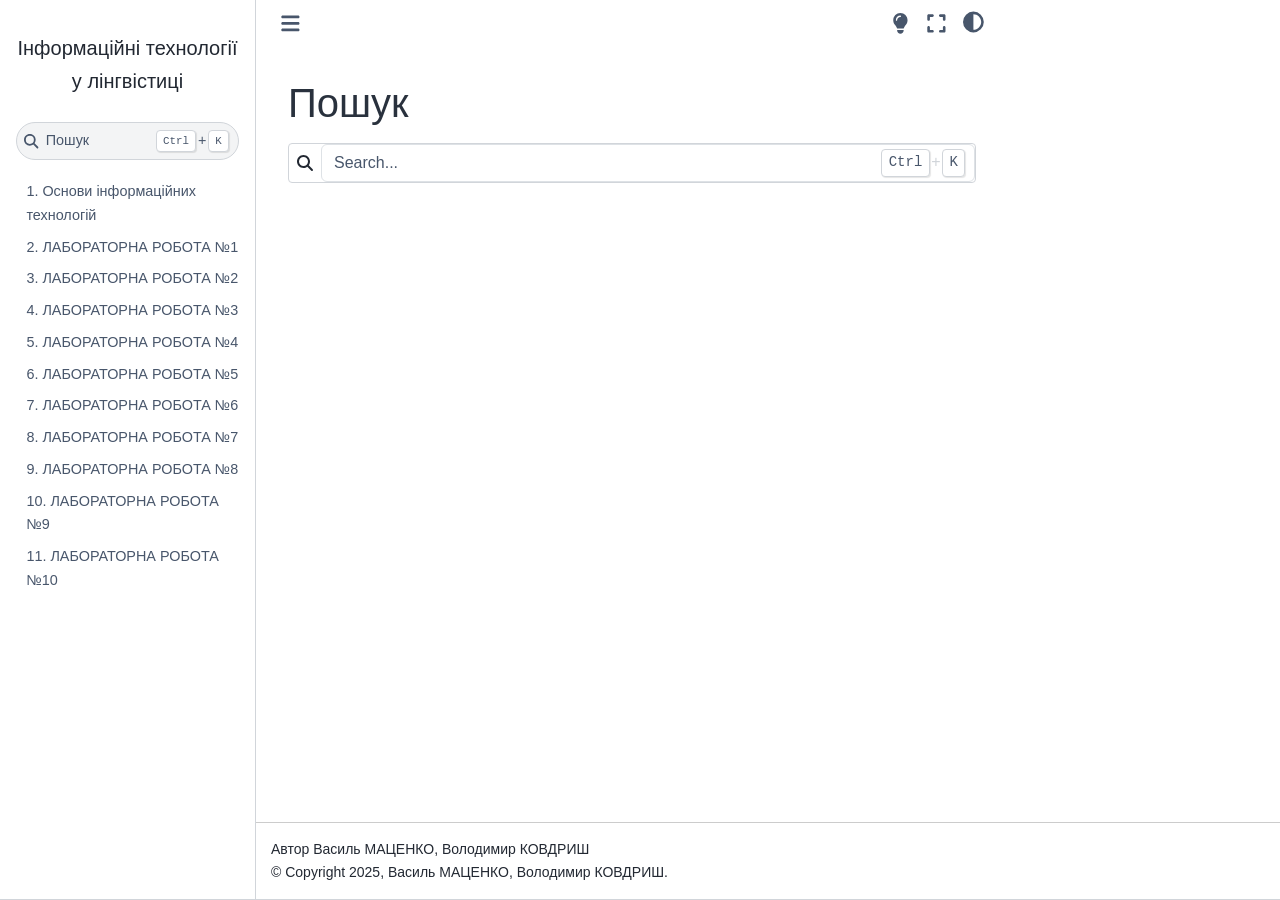
<file: search.html>
<!DOCTYPE html>


<html lang="uk" data-content_root="./" >

  <head>
    <meta charset="utf-8" />
    <meta name="viewport" content="width=device-width, initial-scale=1.0" /><title>Пошук - Інформаційні технології у лінгвістиці</title>
  
  
  
  <script data-cfasync="false">
    document.documentElement.dataset.mode = localStorage.getItem("mode") || "";
    document.documentElement.dataset.theme = localStorage.getItem("theme") || "";
  </script>
  
  <!-- Loaded before other Sphinx assets -->
  <link href="_static/styles/theme.css?digest=dfe6caa3a7d634c4db9b" rel="stylesheet" />
<link href="_static/styles/bootstrap.css?digest=dfe6caa3a7d634c4db9b" rel="stylesheet" />
<link href="_static/styles/pydata-sphinx-theme.css?digest=dfe6caa3a7d634c4db9b" rel="stylesheet" />

  
  <link href="_static/vendor/fontawesome/6.5.2/css/all.min.css?digest=dfe6caa3a7d634c4db9b" rel="stylesheet" />
  <link rel="preload" as="font" type="font/woff2" crossorigin href="_static/vendor/fontawesome/6.5.2/webfonts/fa-solid-900.woff2" />
<link rel="preload" as="font" type="font/woff2" crossorigin href="_static/vendor/fontawesome/6.5.2/webfonts/fa-brands-400.woff2" />
<link rel="preload" as="font" type="font/woff2" crossorigin href="_static/vendor/fontawesome/6.5.2/webfonts/fa-regular-400.woff2" />

    <link rel="stylesheet" type="text/css" href="_static/pygments.css?v=8f2a1f02" />
    <link rel="stylesheet" type="text/css" href="_static/styles/sphinx-book-theme.css?v=eba8b062" />
    <link rel="stylesheet" type="text/css" href="_static/graphviz.css?v=4ae1632d" />
    <link rel="stylesheet" type="text/css" href="_static/togglebutton.css?v=13237357" />
    <link rel="stylesheet" type="text/css" href="_static/lab.css?v=9e99ccb3" />
  
  <!-- Pre-loaded scripts that we'll load fully later -->
  <link rel="preload" as="script" href="_static/scripts/bootstrap.js?digest=dfe6caa3a7d634c4db9b" />
<link rel="preload" as="script" href="_static/scripts/pydata-sphinx-theme.js?digest=dfe6caa3a7d634c4db9b" />
  <script src="_static/vendor/fontawesome/6.5.2/js/all.min.js?digest=dfe6caa3a7d634c4db9b"></script>

    <script src="_static/documentation_options.js?v=0a3c33aa"></script>
    <script src="_static/doctools.js?v=9bcbadda"></script>
    <script src="_static/sphinx_highlight.js?v=dc90522c"></script>
    <script>let toggleHintShow = 'Click to show';</script>
    <script>let toggleHintHide = 'Click to hide';</script>
    <script>let toggleOpenOnPrint = 'true';</script>
    <script src="_static/togglebutton.js?v=4a39c7ea"></script>
    <script src="_static/scripts/sphinx-book-theme.js?v=887ef09a"></script>
    <script>var togglebuttonSelector = '.toggle, .admonition.dropdown';</script>
    <script>DOCUMENTATION_OPTIONS.pagename = 'search';</script>
  <script src="_static/searchtools.js"></script>
  <script src="_static/language_data.js"></script>
  <script src="searchindex.js"></script>
    <link rel="index" title="Індекс" href="genindex.html" />
    <link rel="search" title="Пошук" href="#" />
  <meta name="viewport" content="width=device-width, initial-scale=1"/>
  <meta name="docsearch:language" content="uk"/>
  </head>
  
  
  <body data-bs-spy="scroll" data-bs-target=".bd-toc-nav" data-offset="180" data-bs-root-margin="0px 0px -60%" data-default-mode="">

  
  
  <div id="pst-skip-link" class="skip-link d-print-none"><a href="#main-content">Skip to main content</a></div>
  
  <div id="pst-scroll-pixel-helper"></div>
  
  <button type="button" class="btn rounded-pill" id="pst-back-to-top">
    <i class="fa-solid fa-arrow-up"></i>Back to top</button>

  
  <input type="checkbox"
          class="sidebar-toggle"
          id="pst-primary-sidebar-checkbox"/>
  <label class="overlay overlay-primary" for="pst-primary-sidebar-checkbox"></label>
  
  <input type="checkbox"
          class="sidebar-toggle"
          id="pst-secondary-sidebar-checkbox"/>
  <label class="overlay overlay-secondary" for="pst-secondary-sidebar-checkbox"></label>
  
  <div class="search-button__wrapper">
    <div class="search-button__overlay"></div>
    <div class="search-button__search-container">
<form class="bd-search d-flex align-items-center"
      action="#"
      method="get">
  <i class="fa-solid fa-magnifying-glass"></i>
  <input type="search"
         class="form-control"
         name="q"
         id="search-input"
         placeholder="Search..."
         aria-label="Search..."
         autocomplete="off"
         autocorrect="off"
         autocapitalize="off"
         spellcheck="false"/>
  <span class="search-button__kbd-shortcut"><kbd class="kbd-shortcut__modifier">Ctrl</kbd>+<kbd>K</kbd></span>
</form></div>
  </div>

  <div class="pst-async-banner-revealer d-none">
  <aside id="bd-header-version-warning" class="d-none d-print-none" aria-label="Version warning"></aside>
</div>

  
    <header class="bd-header navbar navbar-expand-lg bd-navbar d-print-none">
    </header>
  

  <div class="bd-container">
    <div class="bd-container__inner bd-page-width">
      
      
      
        
      
      <div class="bd-sidebar-primary bd-sidebar">
        

  
  <div class="sidebar-header-items sidebar-primary__section">
    
    
    
    
  </div>
  
    <div class="sidebar-primary-items__start sidebar-primary__section">
        <div class="sidebar-primary-item">

  
    
  

<a class="navbar-brand logo" href="index.html">
  
  
  
  
  
  
    <p class="title logo__title">Інформаційні технології у лінгвістиці</p>
  
</a></div>
        <div class="sidebar-primary-item">

 <script>
 document.write(`
   <button class="btn search-button-field search-button__button" title="Пошук" aria-label="Пошук" data-bs-placement="bottom" data-bs-toggle="tooltip">
    <i class="fa-solid fa-magnifying-glass"></i>
    <span class="search-button__default-text">Пошук</span>
    <span class="search-button__kbd-shortcut"><kbd class="kbd-shortcut__modifier">Ctrl</kbd>+<kbd class="kbd-shortcut__modifier">K</kbd></span>
   </button>
 `);
 </script></div>
        <div class="sidebar-primary-item"><nav class="bd-links bd-docs-nav" aria-label="Main">
    <div class="bd-toc-item navbar-nav active">
        <ul class="nav bd-sidenav">
<li class="toctree-l1"><a class="reference internal" href="app/lesson01.html">1. Основи інформаційних технологій</a></li>
<li class="toctree-l1"><a class="reference internal" href="app/lesson02.html">2. ЛАБОРАТОРНА РОБОТА №1</a></li>
<li class="toctree-l1"><a class="reference internal" href="app/lesson03.html">3. ЛАБОРАТОРНА РОБОТА №2</a></li>
<li class="toctree-l1"><a class="reference internal" href="app/lesson04.html">4. ЛАБОРАТОРНА РОБОТА №3</a></li>
<li class="toctree-l1"><a class="reference internal" href="app/lesson05.html">5. ЛАБОРАТОРНА РОБОТА №4</a></li>
<li class="toctree-l1"><a class="reference internal" href="app/lesson06.html">6. ЛАБОРАТОРНА РОБОТА №5</a></li>
<li class="toctree-l1"><a class="reference internal" href="app/lesson07.html">7. ЛАБОРАТОРНА РОБОТА №6</a></li>
<li class="toctree-l1"><a class="reference internal" href="app/lesson08.html">8. ЛАБОРАТОРНА РОБОТА №7</a></li>
<li class="toctree-l1"><a class="reference internal" href="app/lesson09.html">9. ЛАБОРАТОРНА РОБОТА №8</a></li>
<li class="toctree-l1"><a class="reference internal" href="app/lesson10.html">10. ЛАБОРАТОРНА РОБОТА №9</a></li>
<li class="toctree-l1"><a class="reference internal" href="app/lesson11.html">11. ЛАБОРАТОРНА РОБОТА №10</a></li>
</ul>

    </div>
</nav></div>
    </div>
  
  
  <div class="sidebar-primary-items__end sidebar-primary__section">
  </div>
  
  <div id="rtd-footer-container"></div>


      </div>
      
      <main id="main-content" class="bd-main" role="main">
        
        

<div class="sbt-scroll-pixel-helper"></div>

          <div class="bd-content">
            <div class="bd-article-container">
              
              <div class="bd-header-article d-print-none">
<div class="header-article-items header-article__inner">
  
    <div class="header-article-items__start">
      
        <div class="header-article-item"><button class="sidebar-toggle primary-toggle btn btn-sm" title="Toggle primary sidebar" data-bs-placement="bottom" data-bs-toggle="tooltip">
  <span class="fa-solid fa-bars"></span>
</button></div>
      
    </div>
  
  
    <div class="header-article-items__end">
      
        <div class="header-article-item">

<div class="article-header-buttons">


<a href="https://github.com/Volodymyr-Kovdrysh/ITinLingvo-students/issues/new?title=Issue%20on%20page%20%2Fsearch.html&body=Your%20issue%20content%20here." target="_blank"
   class="btn btn-sm btn-source-issues-button"
   title="Відкрийте випуск"
   data-bs-placement="bottom" data-bs-toggle="tooltip"
>
  

<span class="btn__icon-container">
  <i class="fas fa-lightbulb"></i>
  </span>

</a>




<button onclick="toggleFullScreen()"
  class="btn btn-sm btn-fullscreen-button"
  title="Повноекранний режим"
  data-bs-placement="bottom" data-bs-toggle="tooltip"
>
  

<span class="btn__icon-container">
  <i class="fas fa-expand"></i>
  </span>

</button>



<script>
document.write(`
  <button class="btn btn-sm nav-link pst-navbar-icon theme-switch-button" title="light/dark" aria-label="light/dark" data-bs-placement="bottom" data-bs-toggle="tooltip">
    <i class="theme-switch fa-solid fa-sun fa-lg" data-mode="light"></i>
    <i class="theme-switch fa-solid fa-moon fa-lg" data-mode="dark"></i>
    <i class="theme-switch fa-solid fa-circle-half-stroke fa-lg" data-mode="auto"></i>
  </button>
`);
</script>


<script>
document.write(`
  <button class="btn btn-sm pst-navbar-icon search-button search-button__button" title="Пошук" aria-label="Пошук" data-bs-placement="bottom" data-bs-toggle="tooltip">
    <i class="fa-solid fa-magnifying-glass fa-lg"></i>
  </button>
`);
</script>

</div></div>
      
    </div>
  
</div>
</div>
              
              
  <div class="bd-search-container">
    <h1>Пошук</h1>
    <noscript>
      <div class="admonition error">
        <p class="admonition-title">Помилка</p>
        <p>Please activate JavaScript to enable the search functionality.</p>
      </div>
    </noscript>
    
<form class="bd-search d-flex align-items-center"
      action="#"
      method="get">
  <i class="fa-solid fa-magnifying-glass"></i>
  <input type="search"
         class="form-control"
         name="q"
         id="search-input"
         placeholder="Search..."
         aria-label="Search..."
         autocomplete="off"
         autocorrect="off"
         autocapitalize="off"
         spellcheck="false"/>
  <span class="search-button__kbd-shortcut"><kbd class="kbd-shortcut__modifier">Ctrl</kbd>+<kbd>K</kbd></span>
</form>
    <div id="search-results"></div>
  </div>
  <script>
    // Activate the search field on page load
    let searchInput = document.querySelector("form.bd-search input");
    if (searchInput) {
        searchInput.focus();
        searchInput.select();
        console.log("[PST]: Set focus on search field.");
    }
  </script>

              
              
              
              
                <footer class="prev-next-footer d-print-none">
                  
<div class="prev-next-area">
</div>
                </footer>
              
            </div>
            
            
              
            
          </div>
          <footer class="bd-footer-content">
            
<div class="bd-footer-content__inner container">
  
  <div class="footer-item">
    
<p class="component-author">
Автор Василь МАЦЕНКО, Володимир КОВДРИШ
</p>

  </div>
  
  <div class="footer-item">
    

  <p class="copyright">
    
      © Copyright 2025, Василь МАЦЕНКО, Володимир КОВДРИШ.
      <br/>
    
  </p>

  </div>
  
  <div class="footer-item">
    
  </div>
  
  <div class="footer-item">
    
  </div>
  
</div>
          </footer>
        

      </main>
    </div>
  </div>
  
  <!-- Scripts loaded after <body> so the DOM is not blocked -->
  <script src="_static/scripts/bootstrap.js?digest=dfe6caa3a7d634c4db9b"></script>
<script src="_static/scripts/pydata-sphinx-theme.js?digest=dfe6caa3a7d634c4db9b"></script>

  <footer class="bd-footer">
  </footer>
  </body>
</html>
</file>
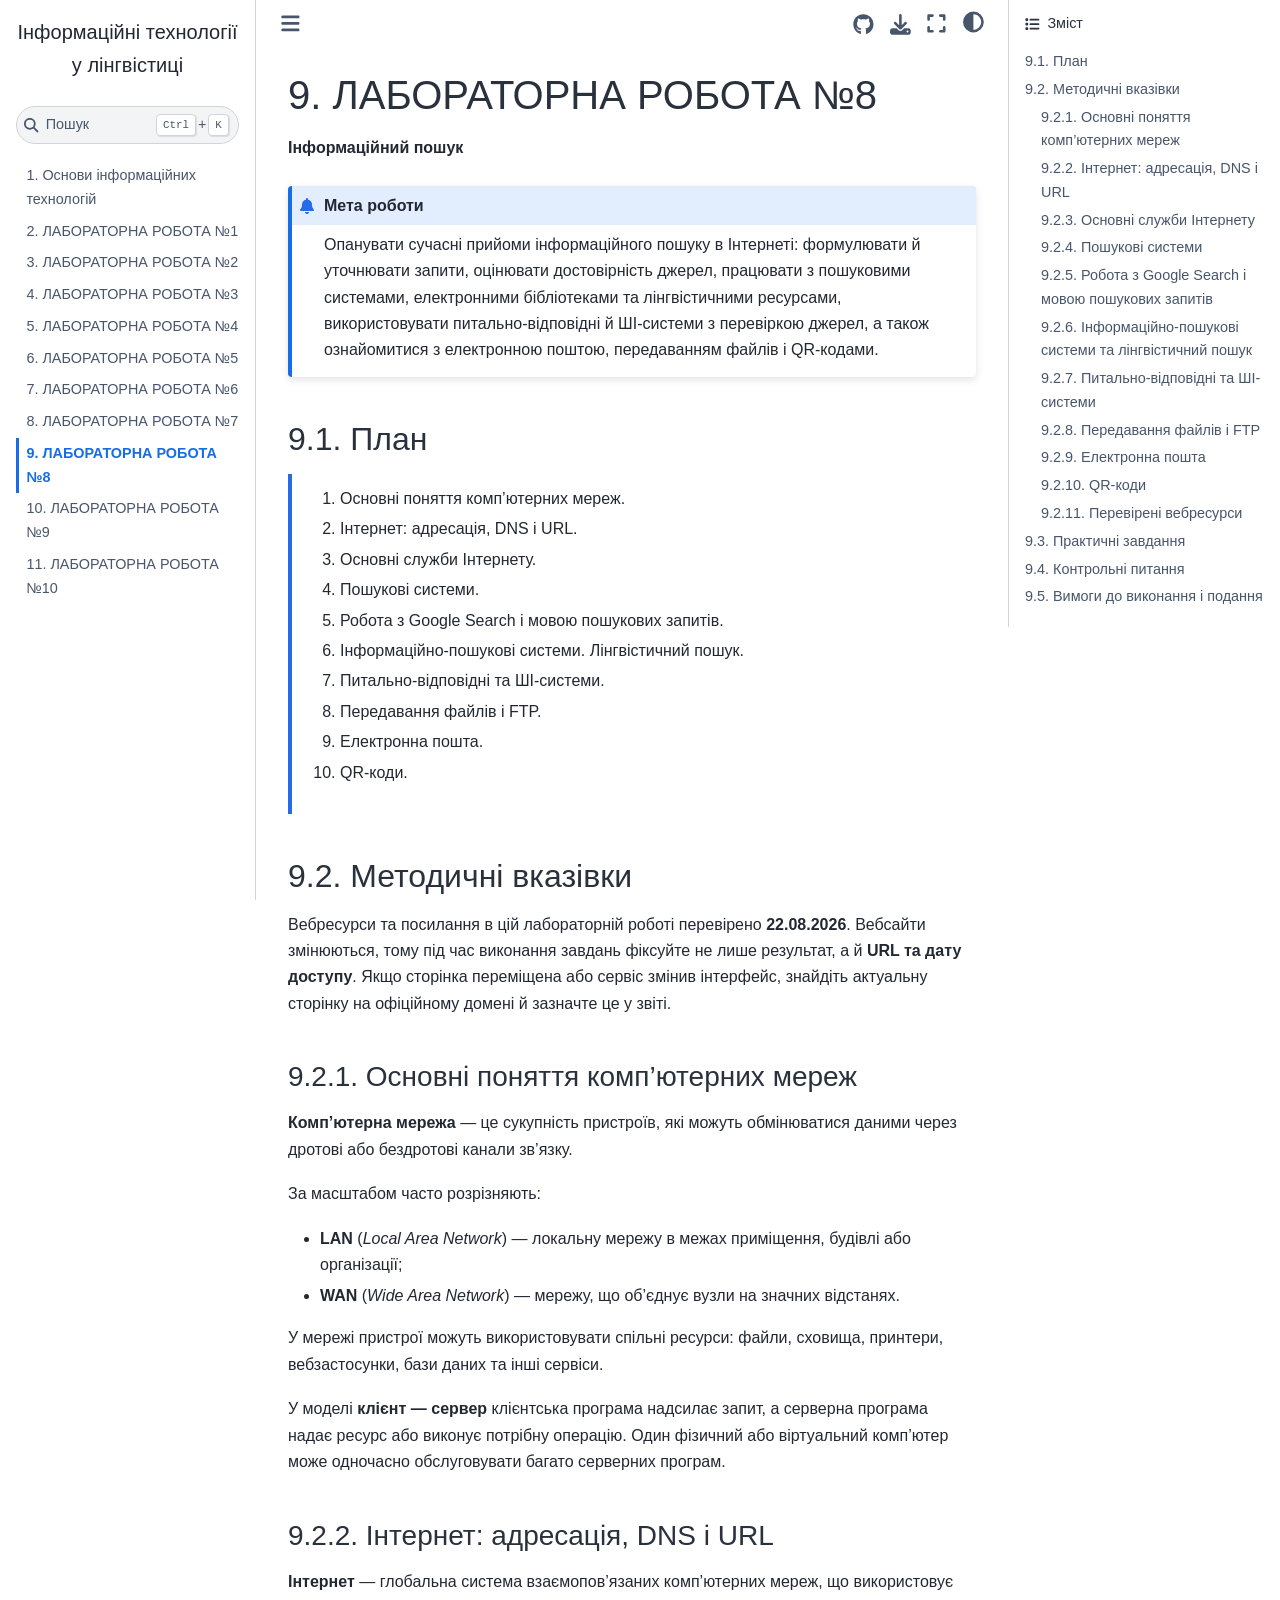
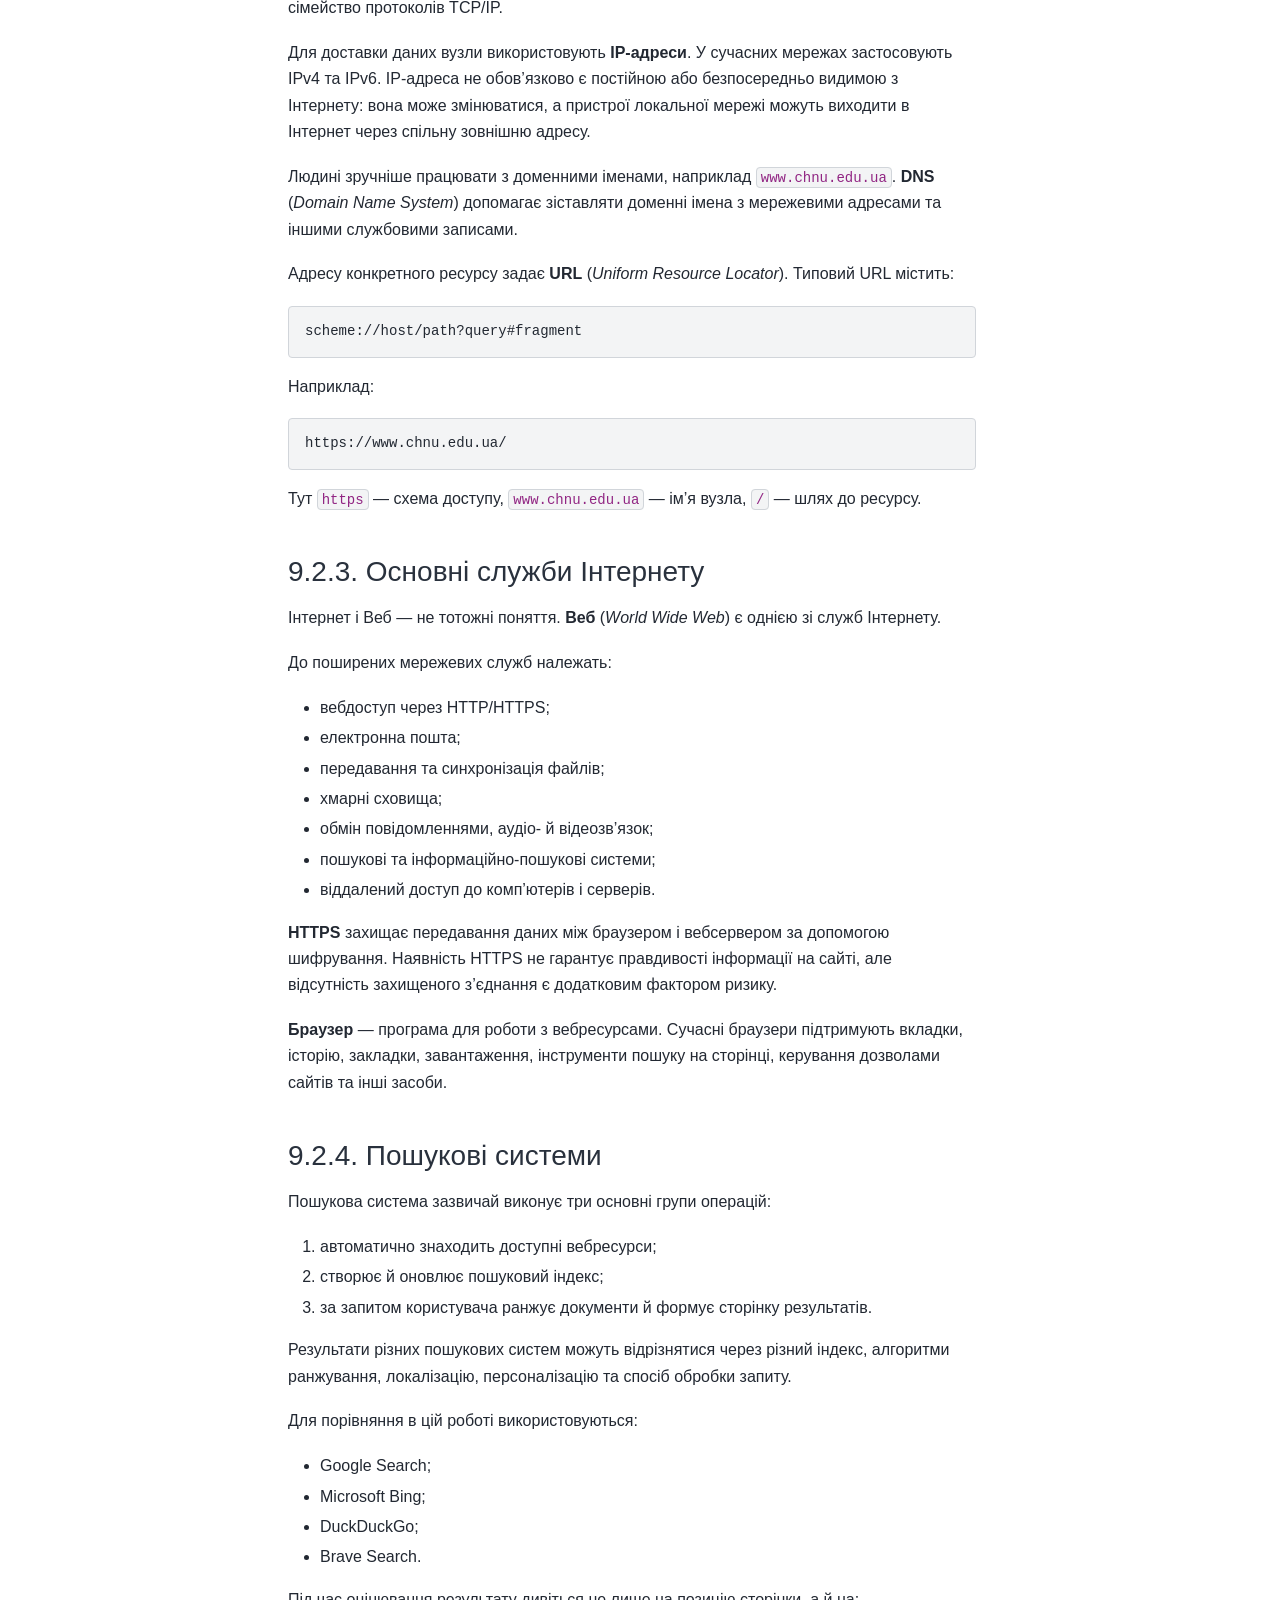
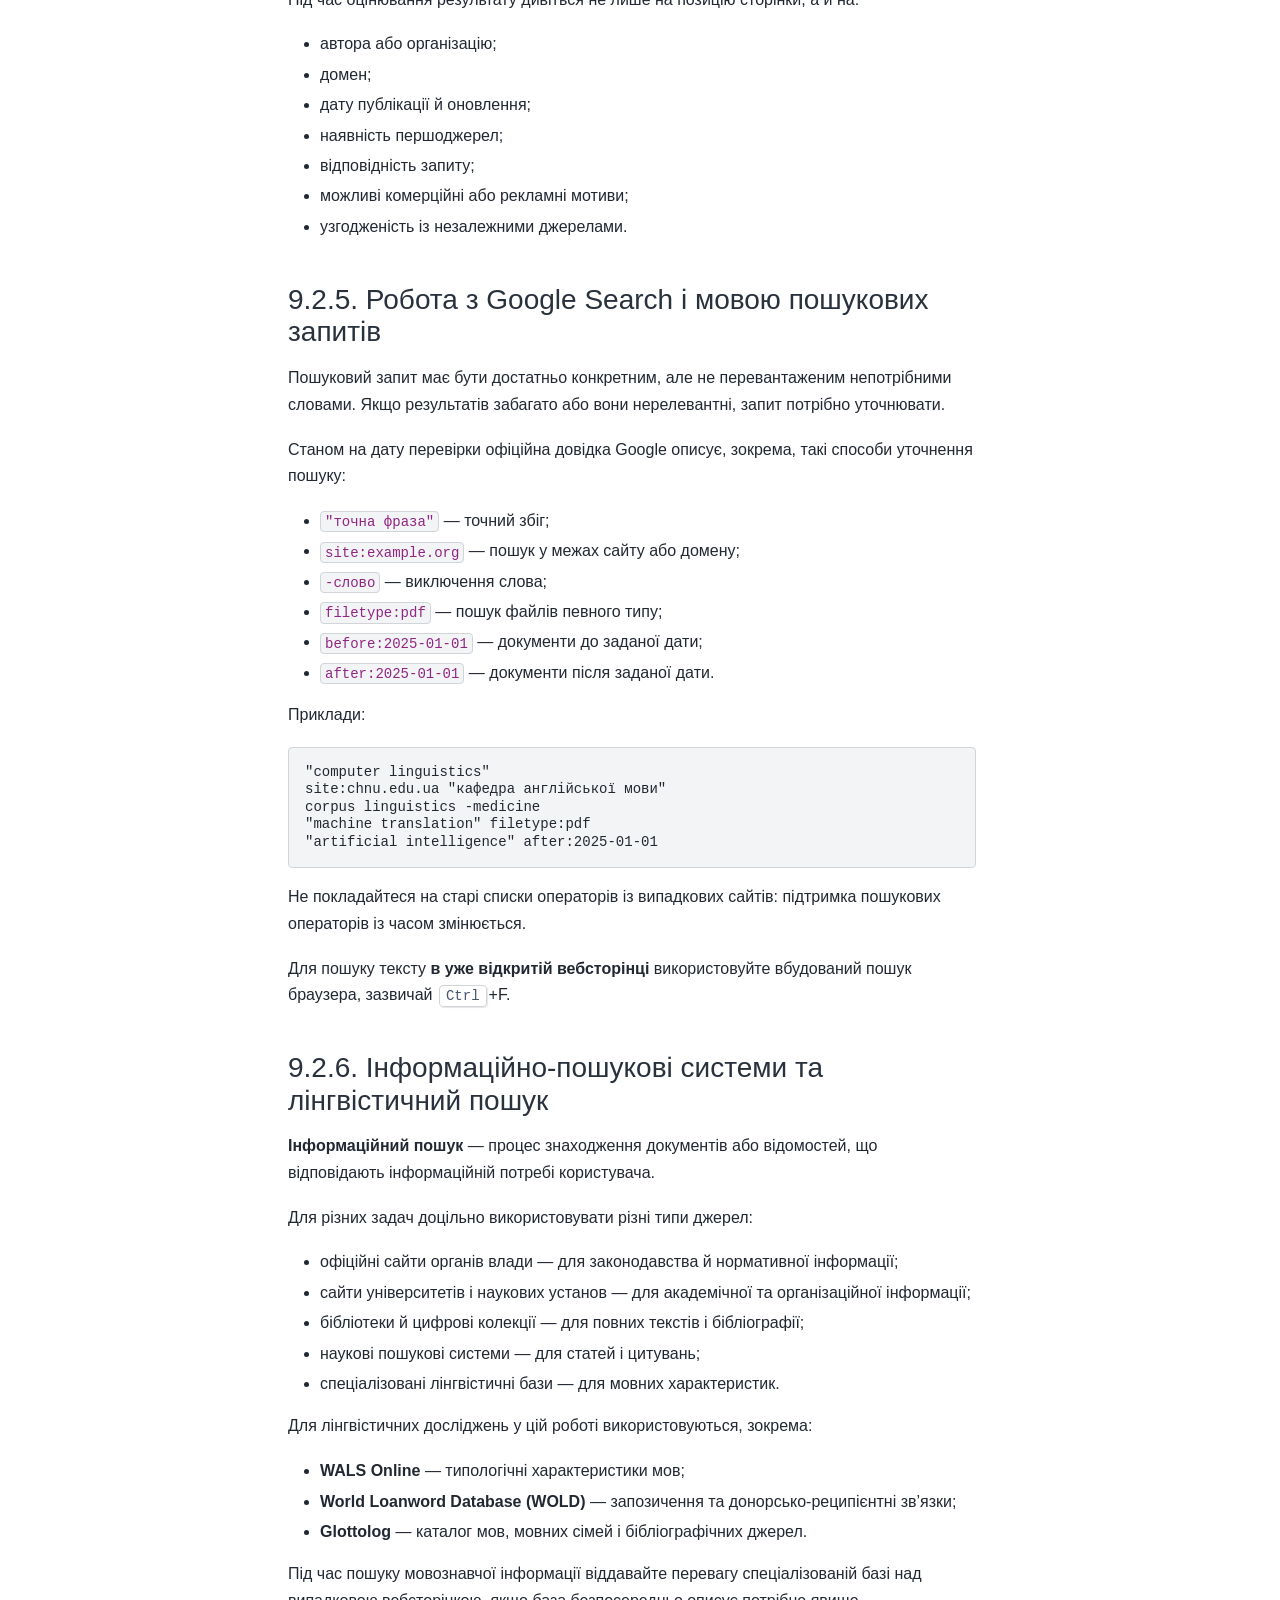
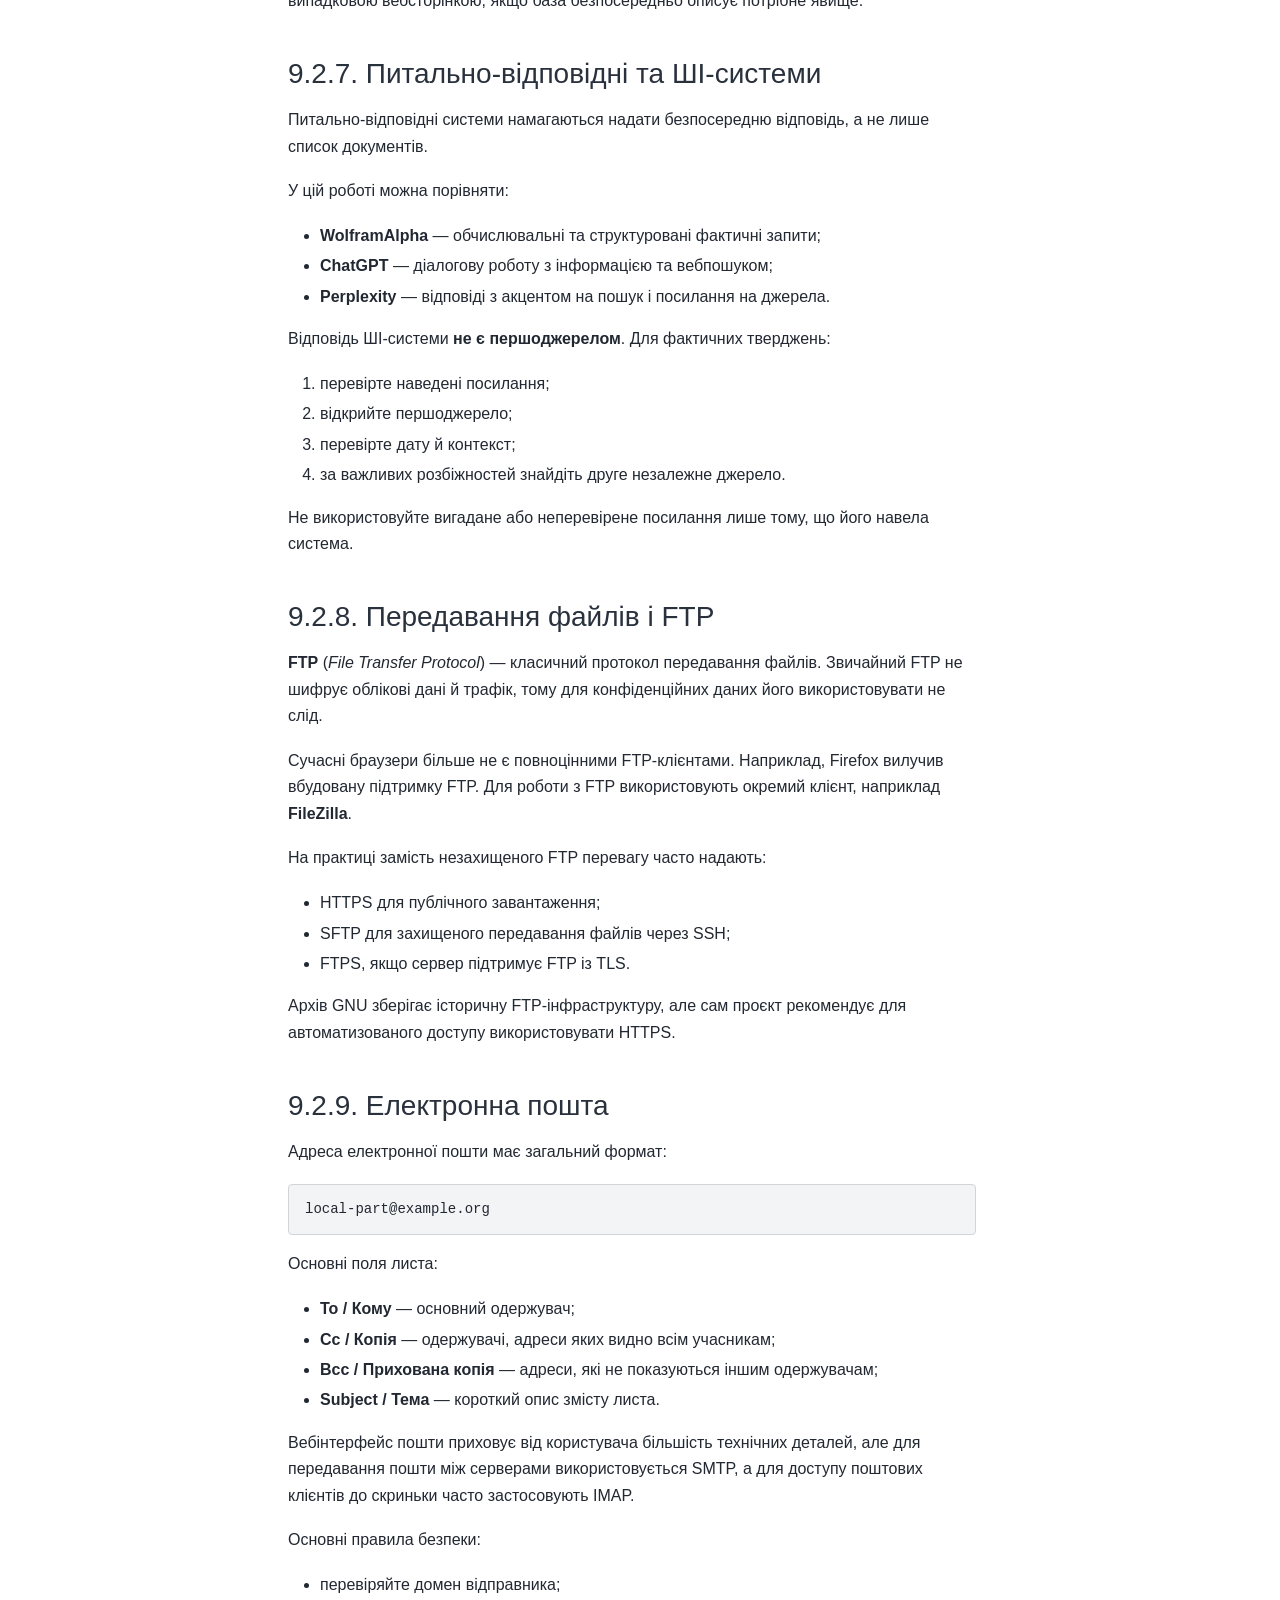
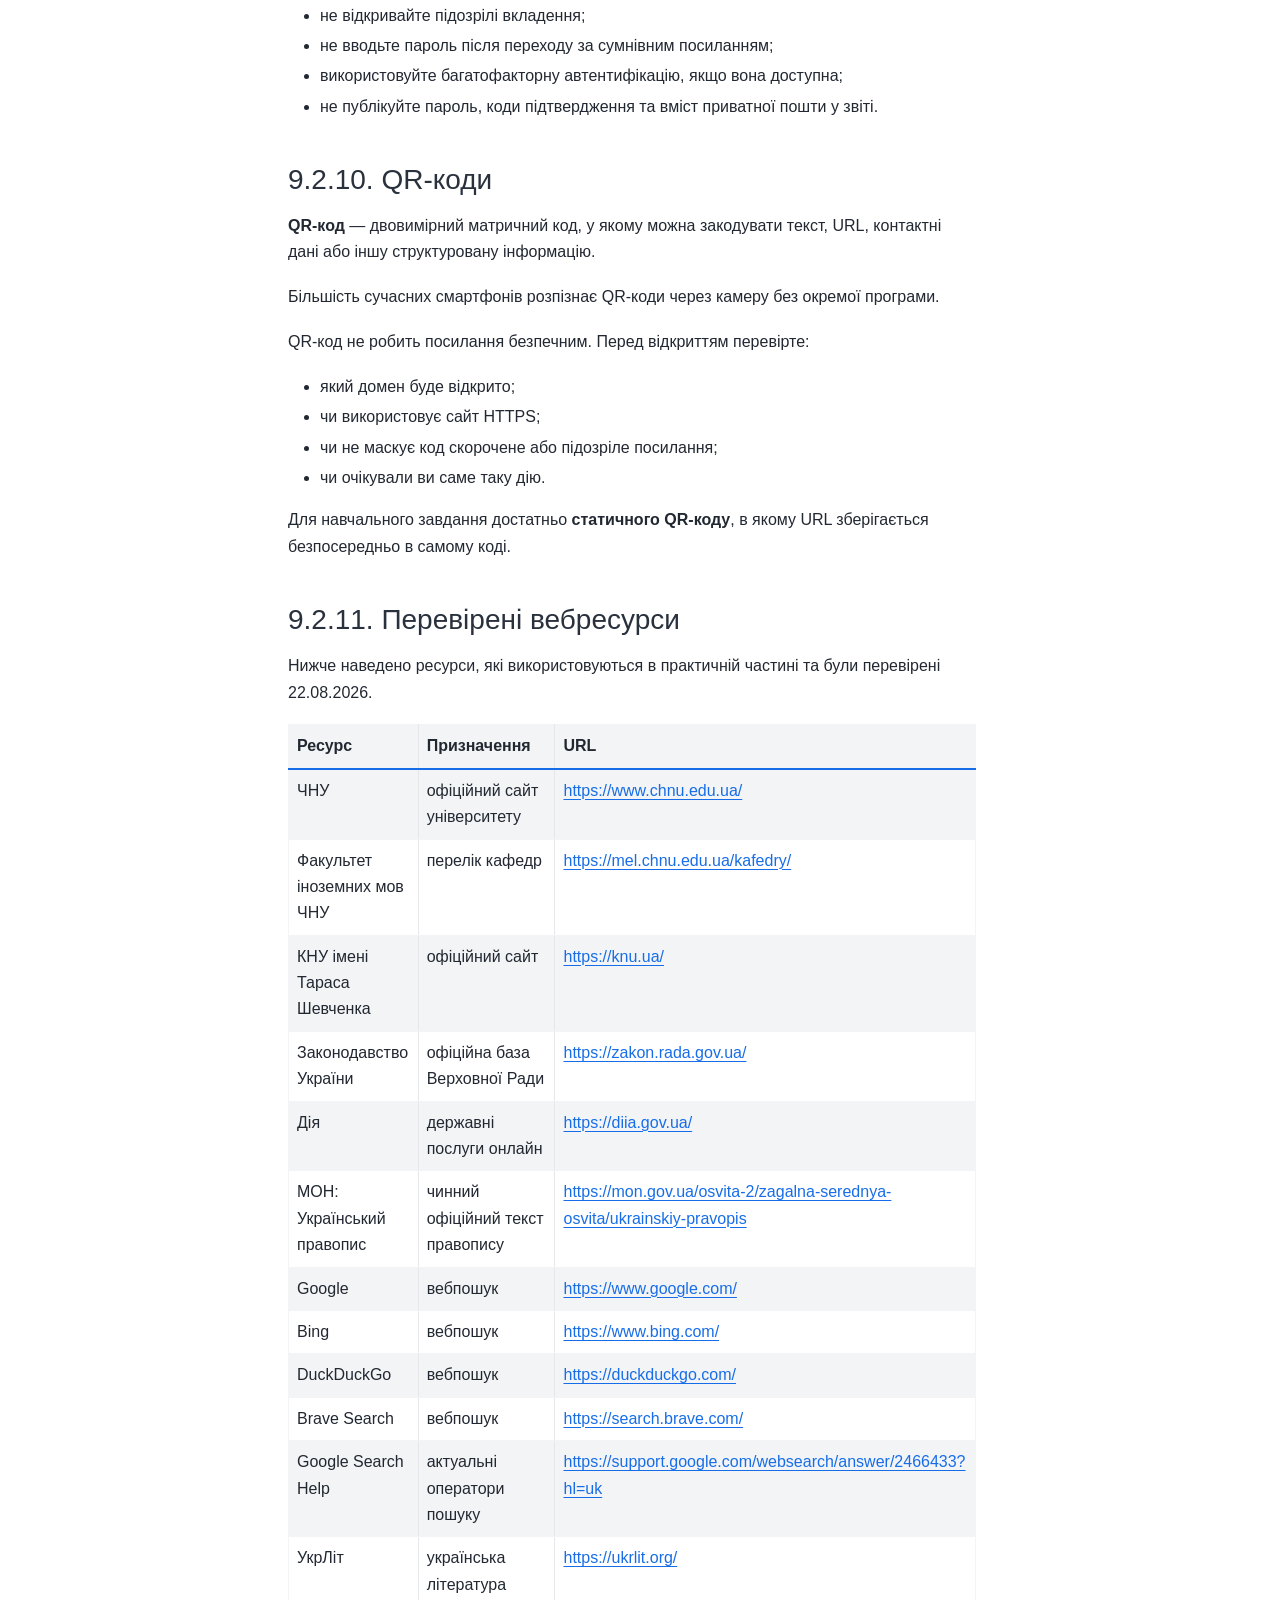
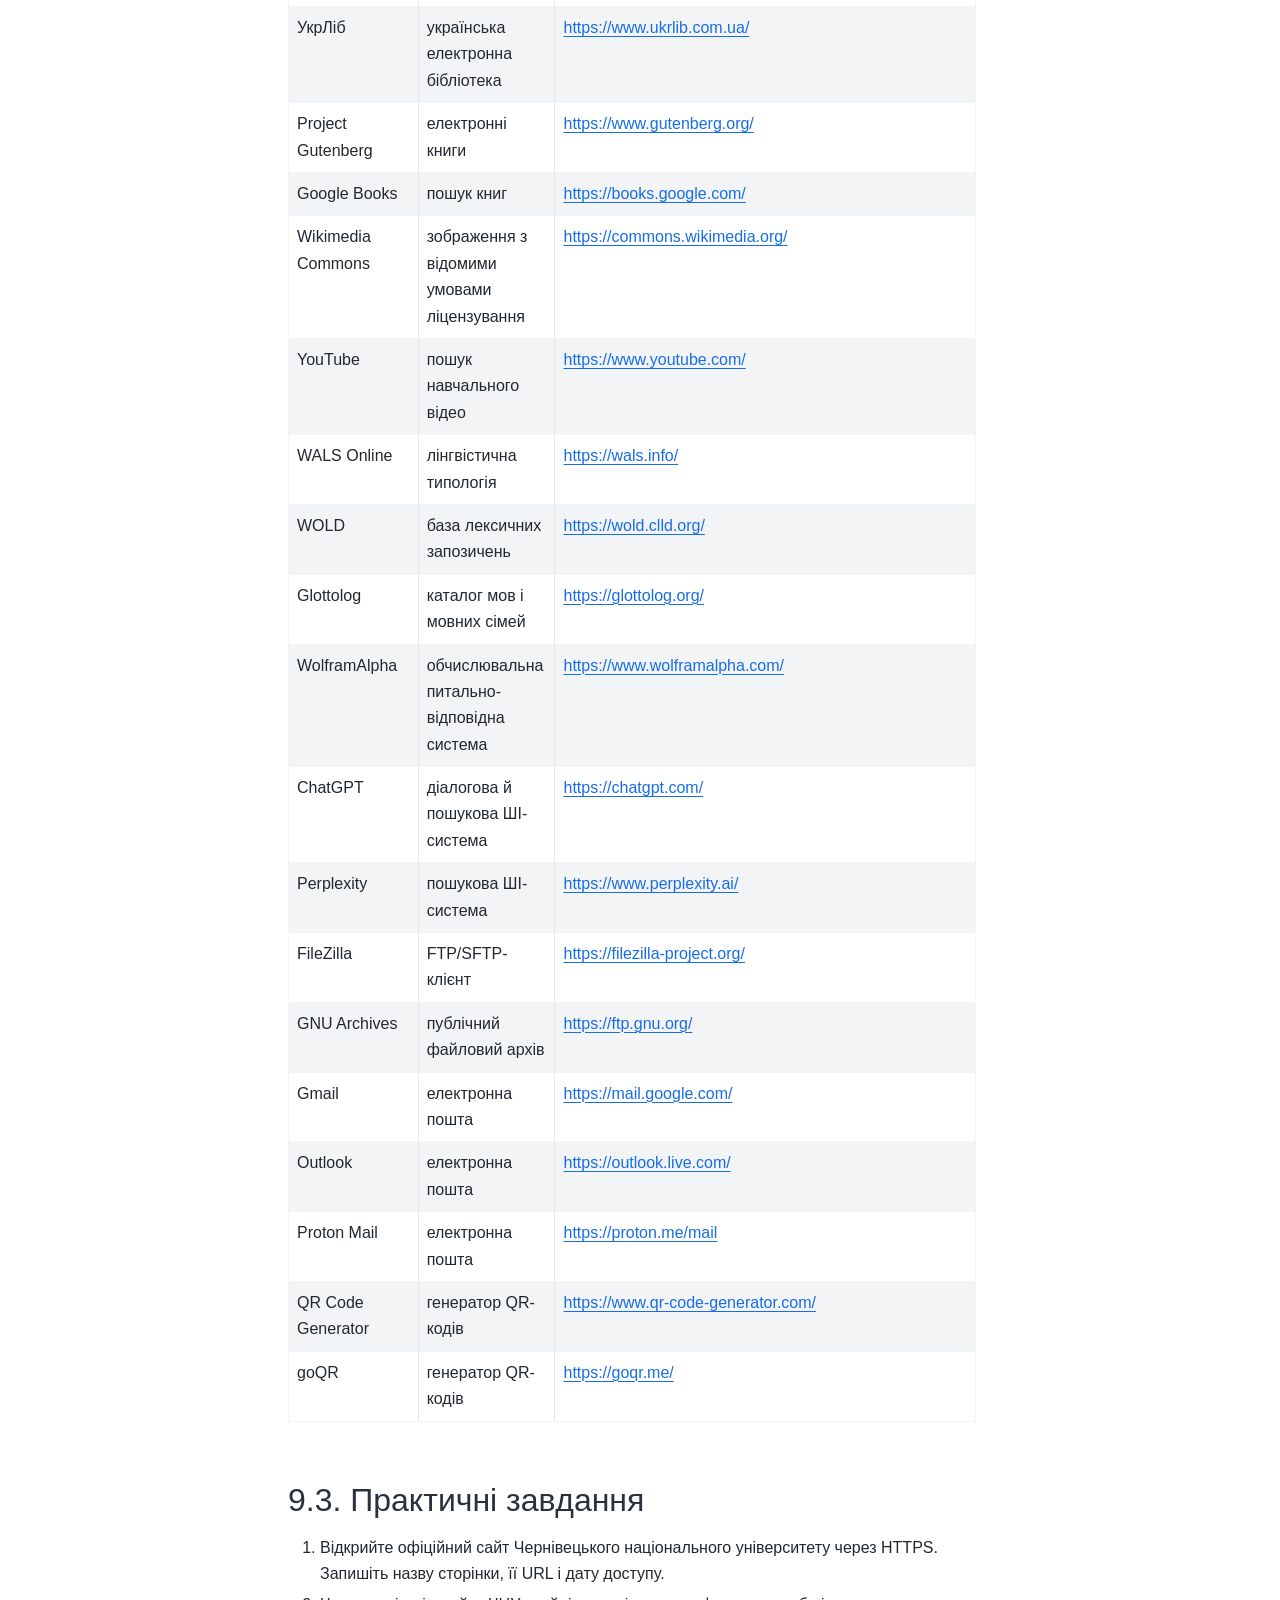
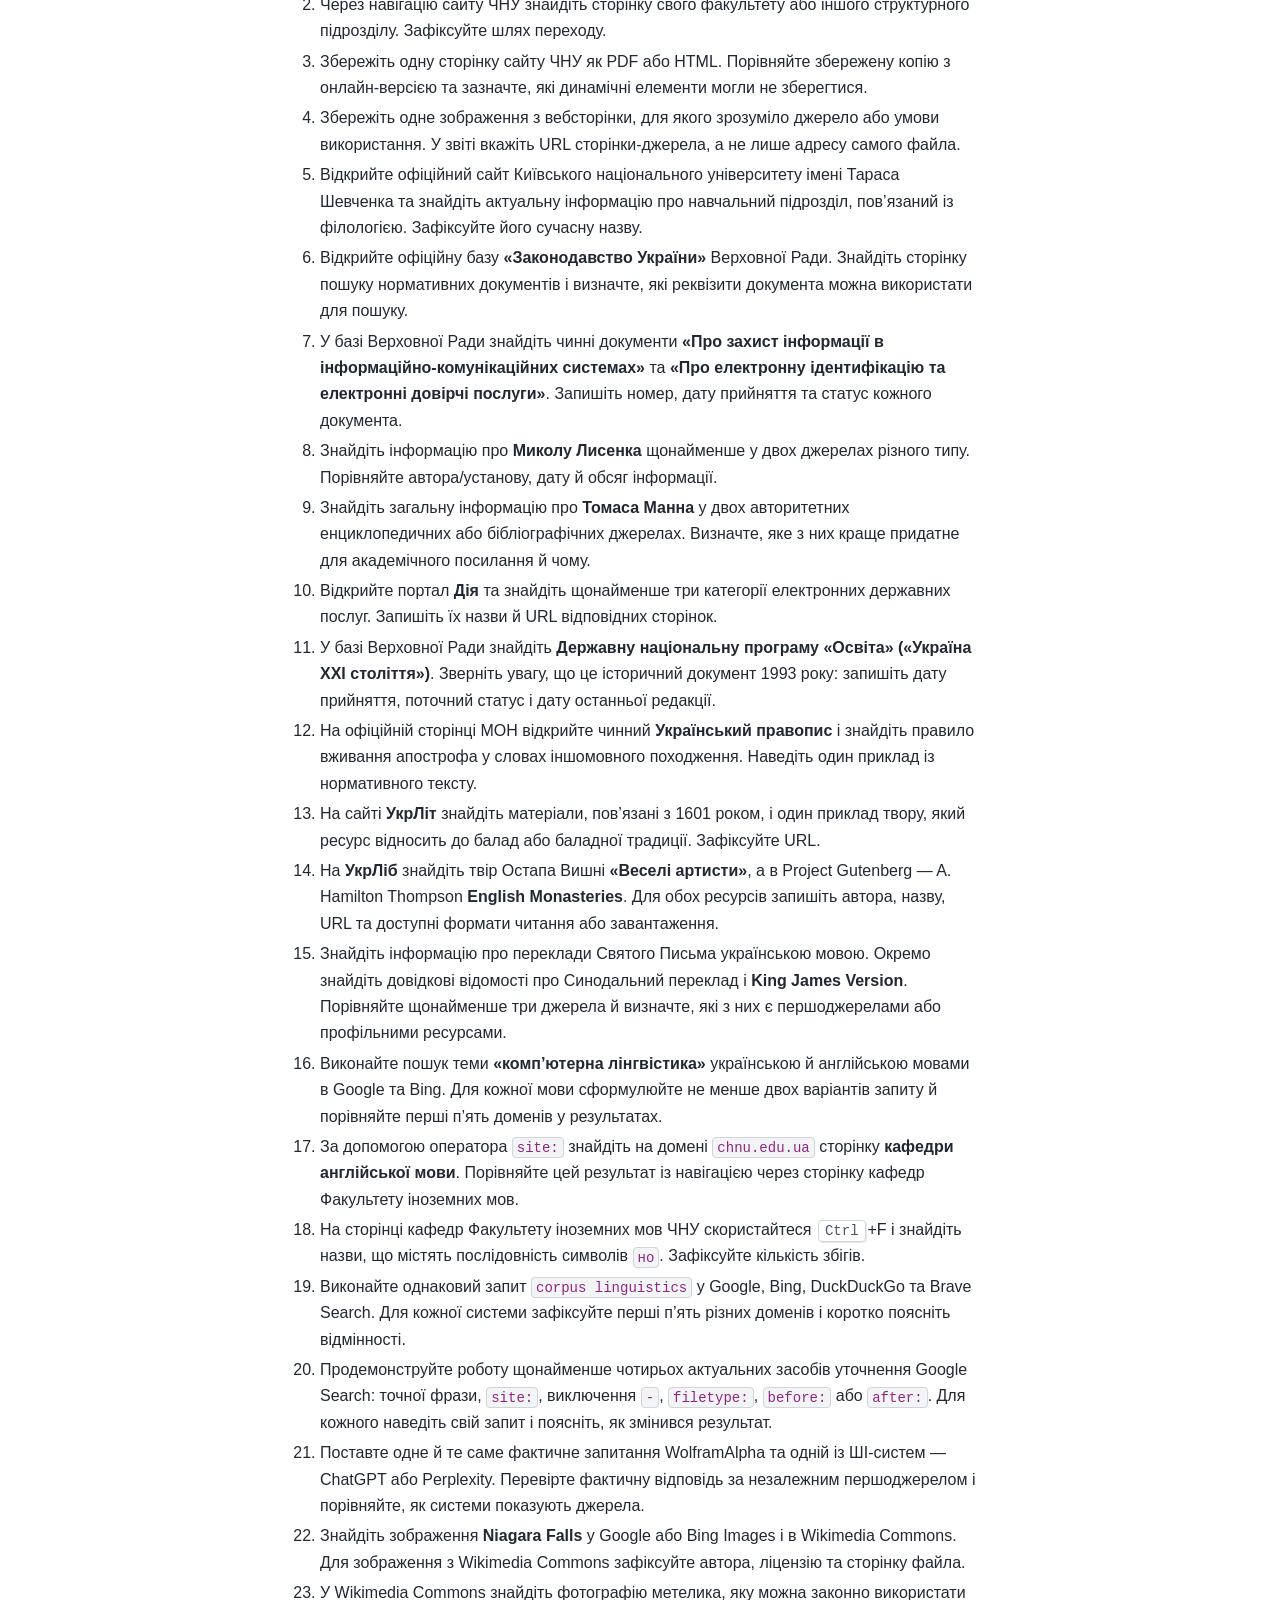
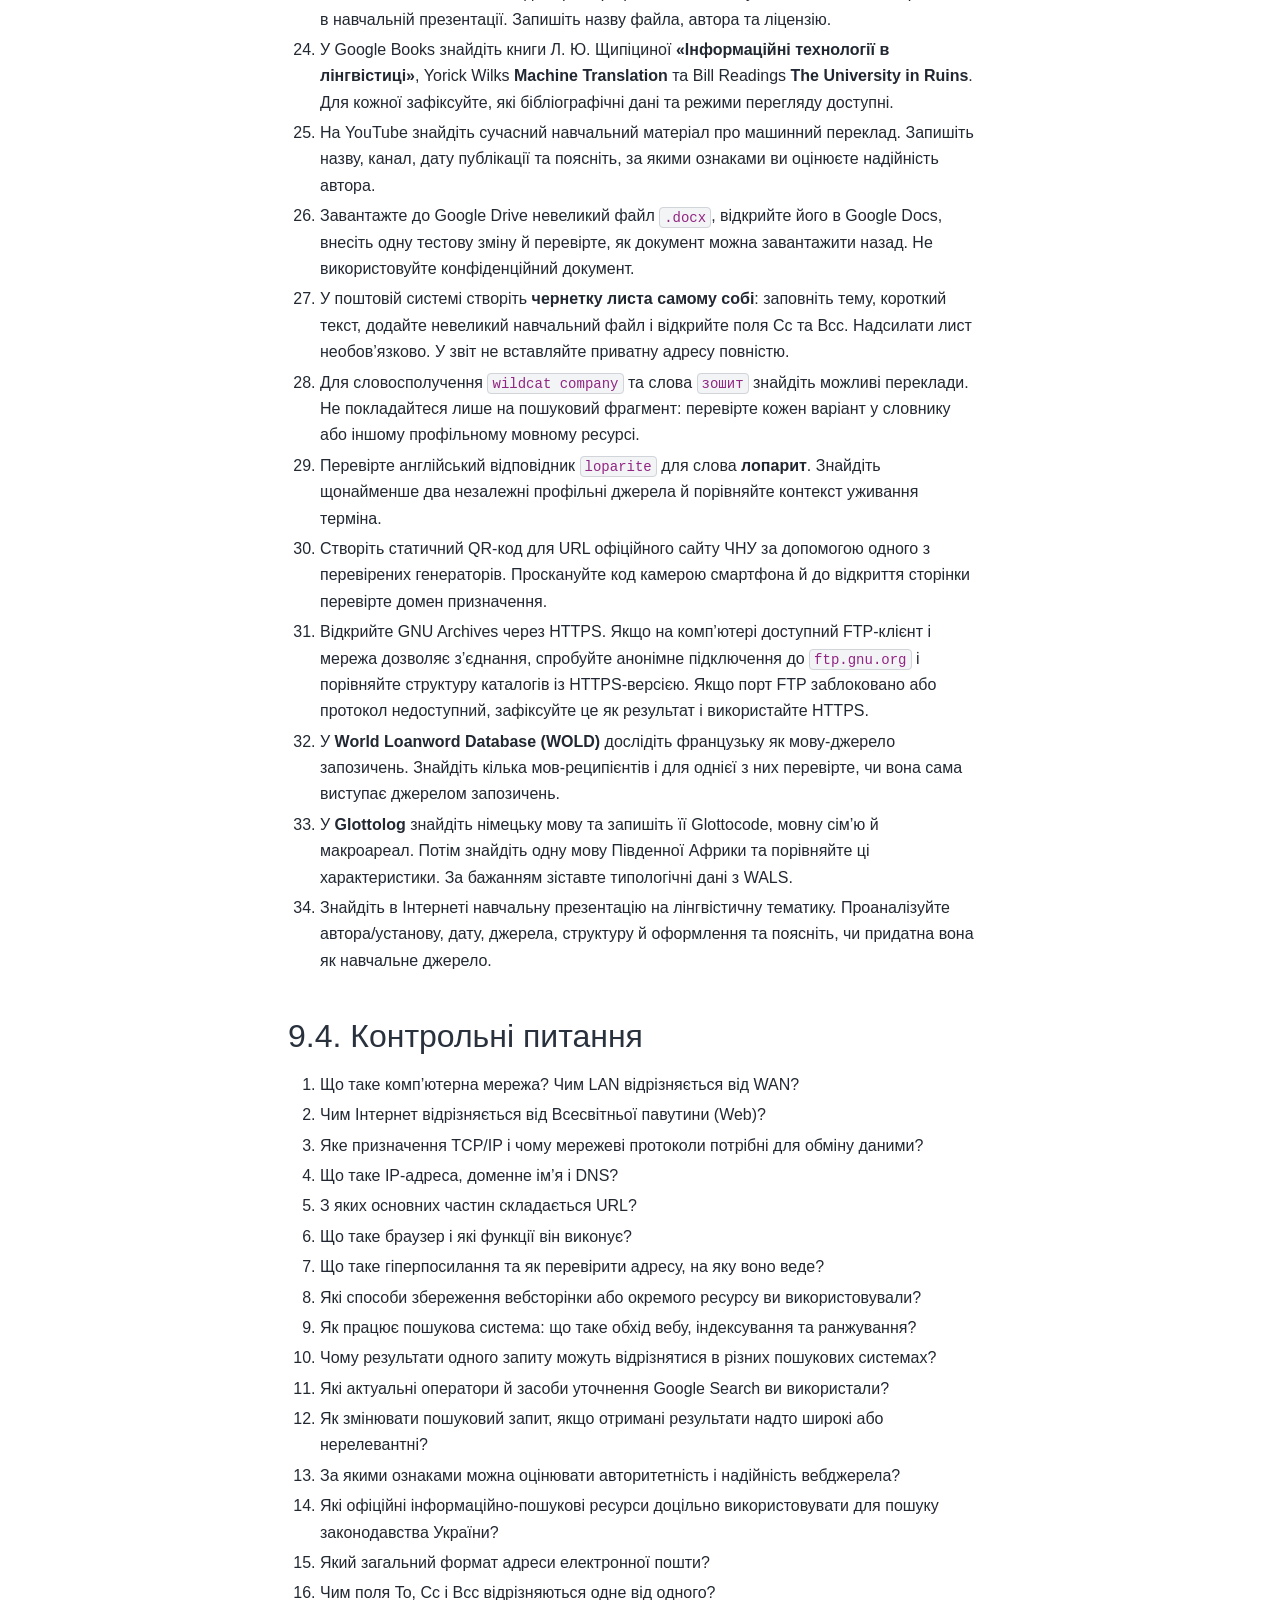
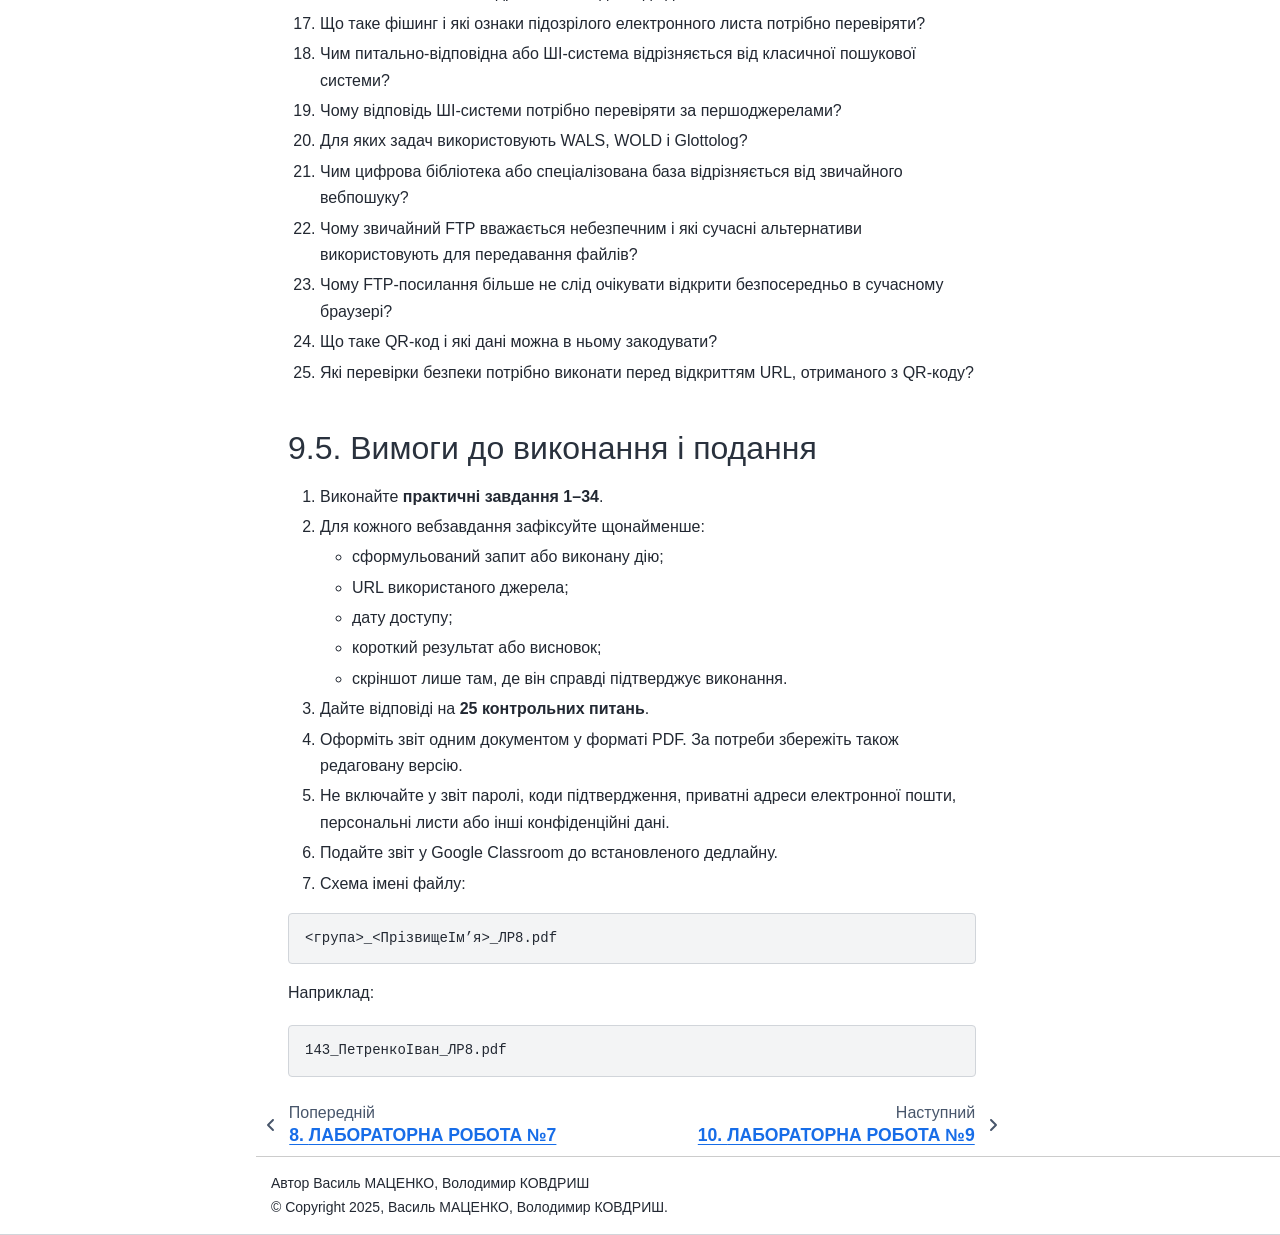
<file: app/lesson09.html>
<!DOCTYPE html>


<html lang="uk" data-content_root="../" >

  <head>
    <meta charset="utf-8" />
    <meta name="viewport" content="width=device-width, initial-scale=1.0" /><meta name="viewport" content="width=device-width, initial-scale=1" />

    <title>9. ЛАБОРАТОРНА РОБОТА №8 &#8212; Інформаційні технології у лінгвістиці</title>
  
  
  
  <script data-cfasync="false">
    document.documentElement.dataset.mode = localStorage.getItem("mode") || "";
    document.documentElement.dataset.theme = localStorage.getItem("theme") || "";
  </script>
  
  <!-- Loaded before other Sphinx assets -->
  <link href="../_static/styles/theme.css?digest=dfe6caa3a7d634c4db9b" rel="stylesheet" />
<link href="../_static/styles/bootstrap.css?digest=dfe6caa3a7d634c4db9b" rel="stylesheet" />
<link href="../_static/styles/pydata-sphinx-theme.css?digest=dfe6caa3a7d634c4db9b" rel="stylesheet" />

  
  <link href="../_static/vendor/fontawesome/6.5.2/css/all.min.css?digest=dfe6caa3a7d634c4db9b" rel="stylesheet" />
  <link rel="preload" as="font" type="font/woff2" crossorigin href="../_static/vendor/fontawesome/6.5.2/webfonts/fa-solid-900.woff2" />
<link rel="preload" as="font" type="font/woff2" crossorigin href="../_static/vendor/fontawesome/6.5.2/webfonts/fa-brands-400.woff2" />
<link rel="preload" as="font" type="font/woff2" crossorigin href="../_static/vendor/fontawesome/6.5.2/webfonts/fa-regular-400.woff2" />

    <link rel="stylesheet" type="text/css" href="../_static/pygments.css?v=8f2a1f02" />
    <link rel="stylesheet" type="text/css" href="../_static/styles/sphinx-book-theme.css?v=eba8b062" />
    <link rel="stylesheet" type="text/css" href="../_static/graphviz.css?v=4ae1632d" />
    <link rel="stylesheet" type="text/css" href="../_static/togglebutton.css?v=13237357" />
    <link rel="stylesheet" type="text/css" href="../_static/lab.css?v=9e99ccb3" />
  
  <!-- Pre-loaded scripts that we'll load fully later -->
  <link rel="preload" as="script" href="../_static/scripts/bootstrap.js?digest=dfe6caa3a7d634c4db9b" />
<link rel="preload" as="script" href="../_static/scripts/pydata-sphinx-theme.js?digest=dfe6caa3a7d634c4db9b" />
  <script src="../_static/vendor/fontawesome/6.5.2/js/all.min.js?digest=dfe6caa3a7d634c4db9b"></script>

    <script src="../_static/documentation_options.js?v=0a3c33aa"></script>
    <script src="../_static/doctools.js?v=9bcbadda"></script>
    <script src="../_static/sphinx_highlight.js?v=dc90522c"></script>
    <script>let toggleHintShow = 'Click to show';</script>
    <script>let toggleHintHide = 'Click to hide';</script>
    <script>let toggleOpenOnPrint = 'true';</script>
    <script src="../_static/togglebutton.js?v=4a39c7ea"></script>
    <script src="../_static/scripts/sphinx-book-theme.js?v=887ef09a"></script>
    <script>var togglebuttonSelector = '.toggle, .admonition.dropdown';</script>
    <script>DOCUMENTATION_OPTIONS.pagename = 'app/lesson09';</script>
    <link rel="index" title="Індекс" href="../genindex.html" />
    <link rel="search" title="Пошук" href="../search.html" />
    <link rel="next" title="10. ЛАБОРАТОРНА РОБОТА №9" href="lesson10.html" />
    <link rel="prev" title="8. ЛАБОРАТОРНА РОБОТА №7" href="lesson08.html" />
  <meta name="viewport" content="width=device-width, initial-scale=1"/>
  <meta name="docsearch:language" content="uk"/>
  </head>
  
  
  <body data-bs-spy="scroll" data-bs-target=".bd-toc-nav" data-offset="180" data-bs-root-margin="0px 0px -60%" data-default-mode="">

  
  
  <div id="pst-skip-link" class="skip-link d-print-none"><a href="#main-content">Skip to main content</a></div>
  
  <div id="pst-scroll-pixel-helper"></div>
  
  <button type="button" class="btn rounded-pill" id="pst-back-to-top">
    <i class="fa-solid fa-arrow-up"></i>Back to top</button>

  
  <input type="checkbox"
          class="sidebar-toggle"
          id="pst-primary-sidebar-checkbox"/>
  <label class="overlay overlay-primary" for="pst-primary-sidebar-checkbox"></label>
  
  <input type="checkbox"
          class="sidebar-toggle"
          id="pst-secondary-sidebar-checkbox"/>
  <label class="overlay overlay-secondary" for="pst-secondary-sidebar-checkbox"></label>
  
  <div class="search-button__wrapper">
    <div class="search-button__overlay"></div>
    <div class="search-button__search-container">
<form class="bd-search d-flex align-items-center"
      action="../search.html"
      method="get">
  <i class="fa-solid fa-magnifying-glass"></i>
  <input type="search"
         class="form-control"
         name="q"
         id="search-input"
         placeholder="Search..."
         aria-label="Search..."
         autocomplete="off"
         autocorrect="off"
         autocapitalize="off"
         spellcheck="false"/>
  <span class="search-button__kbd-shortcut"><kbd class="kbd-shortcut__modifier">Ctrl</kbd>+<kbd>K</kbd></span>
</form></div>
  </div>

  <div class="pst-async-banner-revealer d-none">
  <aside id="bd-header-version-warning" class="d-none d-print-none" aria-label="Version warning"></aside>
</div>

  
    <header class="bd-header navbar navbar-expand-lg bd-navbar d-print-none">
    </header>
  

  <div class="bd-container">
    <div class="bd-container__inner bd-page-width">
      
      
      
      <div class="bd-sidebar-primary bd-sidebar">
        

  
  <div class="sidebar-header-items sidebar-primary__section">
    
    
    
    
  </div>
  
    <div class="sidebar-primary-items__start sidebar-primary__section">
        <div class="sidebar-primary-item">

  
    
  

<a class="navbar-brand logo" href="../index.html">
  
  
  
  
  
  
    <p class="title logo__title">Інформаційні технології у лінгвістиці</p>
  
</a></div>
        <div class="sidebar-primary-item">

 <script>
 document.write(`
   <button class="btn search-button-field search-button__button" title="Пошук" aria-label="Пошук" data-bs-placement="bottom" data-bs-toggle="tooltip">
    <i class="fa-solid fa-magnifying-glass"></i>
    <span class="search-button__default-text">Пошук</span>
    <span class="search-button__kbd-shortcut"><kbd class="kbd-shortcut__modifier">Ctrl</kbd>+<kbd class="kbd-shortcut__modifier">K</kbd></span>
   </button>
 `);
 </script></div>
        <div class="sidebar-primary-item"><nav class="bd-links bd-docs-nav" aria-label="Main">
    <div class="bd-toc-item navbar-nav active">
        <ul class="current nav bd-sidenav">
<li class="toctree-l1"><a class="reference internal" href="lesson01.html">1. Основи інформаційних технологій</a></li>
<li class="toctree-l1"><a class="reference internal" href="lesson02.html">2. ЛАБОРАТОРНА РОБОТА №1</a></li>
<li class="toctree-l1"><a class="reference internal" href="lesson03.html">3. ЛАБОРАТОРНА РОБОТА №2</a></li>
<li class="toctree-l1"><a class="reference internal" href="lesson04.html">4. ЛАБОРАТОРНА РОБОТА №3</a></li>
<li class="toctree-l1"><a class="reference internal" href="lesson05.html">5. ЛАБОРАТОРНА РОБОТА №4</a></li>
<li class="toctree-l1"><a class="reference internal" href="lesson06.html">6. ЛАБОРАТОРНА РОБОТА №5</a></li>
<li class="toctree-l1"><a class="reference internal" href="lesson07.html">7. ЛАБОРАТОРНА РОБОТА №6</a></li>
<li class="toctree-l1"><a class="reference internal" href="lesson08.html">8. ЛАБОРАТОРНА РОБОТА №7</a></li>
<li class="toctree-l1 current active"><a class="current reference internal" href="#">9. ЛАБОРАТОРНА РОБОТА №8</a></li>
<li class="toctree-l1"><a class="reference internal" href="lesson10.html">10. ЛАБОРАТОРНА РОБОТА №9</a></li>
<li class="toctree-l1"><a class="reference internal" href="lesson11.html">11. ЛАБОРАТОРНА РОБОТА №10</a></li>
</ul>

    </div>
</nav></div>
    </div>
  
  
  <div class="sidebar-primary-items__end sidebar-primary__section">
  </div>
  
  <div id="rtd-footer-container"></div>


      </div>
      
      <main id="main-content" class="bd-main" role="main">
        
        

<div class="sbt-scroll-pixel-helper"></div>

          <div class="bd-content">
            <div class="bd-article-container">
              
              <div class="bd-header-article d-print-none">
<div class="header-article-items header-article__inner">
  
    <div class="header-article-items__start">
      
        <div class="header-article-item"><button class="sidebar-toggle primary-toggle btn btn-sm" title="Toggle primary sidebar" data-bs-placement="bottom" data-bs-toggle="tooltip">
  <span class="fa-solid fa-bars"></span>
</button></div>
      
    </div>
  
  
    <div class="header-article-items__end">
      
        <div class="header-article-item">

<div class="article-header-buttons">





<div class="dropdown dropdown-source-buttons">
  <button class="btn dropdown-toggle" type="button" data-bs-toggle="dropdown" aria-expanded="false" aria-label="Source repositories">
    <i class="fab fa-github"></i>
  </button>
  <ul class="dropdown-menu">
      
      
      
      <li><a href="https://github.com/Volodymyr-Kovdrysh/ITinLingvo-students/blob/main/docs/app/lesson09.md?plain=1" target="_blank"
   class="btn btn-sm btn-source-file-button dropdown-item"
   title="Show source"
   data-bs-placement="left" data-bs-toggle="tooltip"
>
  

<span class="btn__icon-container">
  <i class="fas fa-code"></i>
  </span>
<span class="btn__text-container">Show source</span>
</a>
</li>
      
      
      
      
      <li><a href="https://github.com/Volodymyr-Kovdrysh/ITinLingvo-students/edit/main/docs/app/lesson09.md" target="_blank"
   class="btn btn-sm btn-source-edit-button dropdown-item"
   title="Suggest edit"
   data-bs-placement="left" data-bs-toggle="tooltip"
>
  

<span class="btn__icon-container">
  <i class="fas fa-pencil-alt"></i>
  </span>
<span class="btn__text-container">Suggest edit</span>
</a>
</li>
      
      
      
      
      <li><a href="https://github.com/Volodymyr-Kovdrysh/ITinLingvo-students/issues/new?title=Issue%20on%20page%20%2Fapp/lesson09.html&body=Your%20issue%20content%20here." target="_blank"
   class="btn btn-sm btn-source-issues-button dropdown-item"
   title="Відкрийте випуск"
   data-bs-placement="left" data-bs-toggle="tooltip"
>
  

<span class="btn__icon-container">
  <i class="fas fa-lightbulb"></i>
  </span>
<span class="btn__text-container">Open issue</span>
</a>
</li>
      
  </ul>
</div>






<div class="dropdown dropdown-download-buttons">
  <button class="btn dropdown-toggle" type="button" data-bs-toggle="dropdown" aria-expanded="false" aria-label="Завантажте цю сторінку">
    <i class="fas fa-download"></i>
  </button>
  <ul class="dropdown-menu">
      
      
      
      <li><a href="../_sources/app/lesson09.md" target="_blank"
   class="btn btn-sm btn-download-source-button dropdown-item"
   title="Завантажити вихідний файл"
   data-bs-placement="left" data-bs-toggle="tooltip"
>
  

<span class="btn__icon-container">
  <i class="fas fa-file"></i>
  </span>
<span class="btn__text-container">.md</span>
</a>
</li>
      
      
      
      
      <li>
<button onclick="window.print()"
  class="btn btn-sm btn-download-pdf-button dropdown-item"
  title="Друк у форматі PDF"
  data-bs-placement="left" data-bs-toggle="tooltip"
>
  

<span class="btn__icon-container">
  <i class="fas fa-file-pdf"></i>
  </span>
<span class="btn__text-container">.pdf</span>
</button>
</li>
      
  </ul>
</div>




<button onclick="toggleFullScreen()"
  class="btn btn-sm btn-fullscreen-button"
  title="Повноекранний режим"
  data-bs-placement="bottom" data-bs-toggle="tooltip"
>
  

<span class="btn__icon-container">
  <i class="fas fa-expand"></i>
  </span>

</button>



<script>
document.write(`
  <button class="btn btn-sm nav-link pst-navbar-icon theme-switch-button" title="light/dark" aria-label="light/dark" data-bs-placement="bottom" data-bs-toggle="tooltip">
    <i class="theme-switch fa-solid fa-sun fa-lg" data-mode="light"></i>
    <i class="theme-switch fa-solid fa-moon fa-lg" data-mode="dark"></i>
    <i class="theme-switch fa-solid fa-circle-half-stroke fa-lg" data-mode="auto"></i>
  </button>
`);
</script>


<script>
document.write(`
  <button class="btn btn-sm pst-navbar-icon search-button search-button__button" title="Пошук" aria-label="Пошук" data-bs-placement="bottom" data-bs-toggle="tooltip">
    <i class="fa-solid fa-magnifying-glass fa-lg"></i>
  </button>
`);
</script>
<button class="sidebar-toggle secondary-toggle btn btn-sm" title="Toggle secondary sidebar" data-bs-placement="bottom" data-bs-toggle="tooltip">
    <span class="fa-solid fa-list"></span>
</button>
</div></div>
      
    </div>
  
</div>
</div>
              
              

<div id="jb-print-docs-body" class="onlyprint">
    <h1>ЛАБОРАТОРНА РОБОТА №8</h1>
    <!-- Table of contents -->
    <div id="print-main-content">
        <div id="jb-print-toc">
            
            <div>
                <h2> Зміст </h2>
            </div>
            <nav aria-label="Page">
                <ul class="visible nav section-nav flex-column">
<li class="toc-h2 nav-item toc-entry"><a class="reference internal nav-link" href="#id1">9.1. План</a></li>
<li class="toc-h2 nav-item toc-entry"><a class="reference internal nav-link" href="#id2">9.2. Методичні вказівки</a><ul class="visible nav section-nav flex-column">
<li class="toc-h3 nav-item toc-entry"><a class="reference internal nav-link" href="#id3">9.2.1. Основні поняття комп’ютерних мереж</a></li>
<li class="toc-h3 nav-item toc-entry"><a class="reference internal nav-link" href="#dns-url">9.2.2. Інтернет: адресація, DNS і URL</a></li>
<li class="toc-h3 nav-item toc-entry"><a class="reference internal nav-link" href="#id4">9.2.3. Основні служби Інтернету</a></li>
<li class="toc-h3 nav-item toc-entry"><a class="reference internal nav-link" href="#id5">9.2.4. Пошукові системи</a></li>
<li class="toc-h3 nav-item toc-entry"><a class="reference internal nav-link" href="#google-search">9.2.5. Робота з Google Search і мовою пошукових запитів</a></li>
<li class="toc-h3 nav-item toc-entry"><a class="reference internal nav-link" href="#id6">9.2.6. Інформаційно-пошукові системи та лінгвістичний пошук</a></li>
<li class="toc-h3 nav-item toc-entry"><a class="reference internal nav-link" href="#id7">9.2.7. Питально-відповідні та ШІ-системи</a></li>
<li class="toc-h3 nav-item toc-entry"><a class="reference internal nav-link" href="#ftp">9.2.8. Передавання файлів і FTP</a></li>
<li class="toc-h3 nav-item toc-entry"><a class="reference internal nav-link" href="#id8">9.2.9. Електронна пошта</a></li>
<li class="toc-h3 nav-item toc-entry"><a class="reference internal nav-link" href="#qr">9.2.10. QR-коди</a></li>
<li class="toc-h3 nav-item toc-entry"><a class="reference internal nav-link" href="#id9">9.2.11. Перевірені вебресурси</a></li>
</ul>
</li>
<li class="toc-h2 nav-item toc-entry"><a class="reference internal nav-link" href="#id10">9.3. Практичні завдання</a></li>
<li class="toc-h2 nav-item toc-entry"><a class="reference internal nav-link" href="#id11">9.4. Контрольні питання</a></li>
<li class="toc-h2 nav-item toc-entry"><a class="reference internal nav-link" href="#id12">9.5. Вимоги до виконання і подання</a></li>
</ul>
            </nav>
        </div>
    </div>
</div>

              
                
<div id="searchbox"></div>
                <article class="bd-article">
                  
  <section class="tex2jax_ignore mathjax_ignore" id="o8">
<h1><span class="section-number">9. </span>ЛАБОРАТОРНА РОБОТА №8<a class="headerlink" href="#o8" title="Link to this heading">#</a></h1>
<p><strong>Інформаційний пошук</strong></p>
<div class="lab-block lab-goal admonition">
<p class="admonition-title">Мета роботи</p>
<p>Опанувати сучасні прийоми інформаційного пошуку в Інтернеті: формулювати й уточнювати запити, оцінювати достовірність джерел, працювати з пошуковими системами, електронними бібліотеками та лінгвістичними ресурсами, використовувати питально-відповідні й ШІ-системи з перевіркою джерел, а також ознайомитися з електронною поштою, передаванням файлів і QR-кодами.</p>
</div>
<section id="id1">
<h2><span class="section-number">9.1. </span>План<a class="headerlink" href="#id1" title="Link to this heading">#</a></h2>
<div class="lab-block lab-plan docutils container">
<ol class="arabic simple">
<li><p>Основні поняття комп’ютерних мереж.</p></li>
<li><p>Інтернет: адресація, DNS і URL.</p></li>
<li><p>Основні служби Інтернету.</p></li>
<li><p>Пошукові системи.</p></li>
<li><p>Робота з Google Search і мовою пошукових запитів.</p></li>
<li><p>Інформаційно-пошукові системи. Лінгвістичний пошук.</p></li>
<li><p>Питально-відповідні та ШІ-системи.</p></li>
<li><p>Передавання файлів і FTP.</p></li>
<li><p>Електронна пошта.</p></li>
<li><p>QR-коди.</p></li>
</ol>
</div>
</section>
<section id="id2">
<h2><span class="section-number">9.2. </span>Методичні вказівки<a class="headerlink" href="#id2" title="Link to this heading">#</a></h2>
<p>Вебресурси та посилання в цій лабораторній роботі перевірено <strong>22.08.2026</strong>. Вебсайти змінюються, тому під час виконання завдань фіксуйте не лише результат, а й <strong>URL та дату доступу</strong>. Якщо сторінка переміщена або сервіс змінив інтерфейс, знайдіть актуальну сторінку на офіційному домені й зазначте це у звіті.</p>
<section id="id3">
<h3><span class="section-number">9.2.1. </span>Основні поняття комп’ютерних мереж<a class="headerlink" href="#id3" title="Link to this heading">#</a></h3>
<p><strong>Комп’ютерна мережа</strong> — це сукупність пристроїв, які можуть обмінюватися даними через дротові або бездротові канали зв’язку.</p>
<p>За масштабом часто розрізняють:</p>
<ul class="simple">
<li><p><strong>LAN</strong> (<em>Local Area Network</em>) — локальну мережу в межах приміщення, будівлі або організації;</p></li>
<li><p><strong>WAN</strong> (<em>Wide Area Network</em>) — мережу, що об’єднує вузли на значних відстанях.</p></li>
</ul>
<p>У мережі пристрої можуть використовувати спільні ресурси: файли, сховища, принтери, вебзастосунки, бази даних та інші сервіси.</p>
<p>У моделі <strong>клієнт — сервер</strong> клієнтська програма надсилає запит, а серверна програма надає ресурс або виконує потрібну операцію. Один фізичний або віртуальний комп’ютер може одночасно обслуговувати багато серверних програм.</p>
</section>
<section id="dns-url">
<h3><span class="section-number">9.2.2. </span>Інтернет: адресація, DNS і URL<a class="headerlink" href="#dns-url" title="Link to this heading">#</a></h3>
<p><strong>Інтернет</strong> — глобальна система взаємопов’язаних комп’ютерних мереж, що використовує сімейство протоколів TCP/IP.</p>
<p>Для доставки даних вузли використовують <strong>IP-адреси</strong>. У сучасних мережах застосовують IPv4 та IPv6. IP-адреса не обов’язково є постійною або безпосередньо видимою з Інтернету: вона може змінюватися, а пристрої локальної мережі можуть виходити в Інтернет через спільну зовнішню адресу.</p>
<p>Людині зручніше працювати з доменними іменами, наприклад <code class="docutils literal notranslate"><span class="pre">www.chnu.edu.ua</span></code>. <strong>DNS</strong> (<em>Domain Name System</em>) допомагає зіставляти доменні імена з мережевими адресами та іншими службовими записами.</p>
<p>Адресу конкретного ресурсу задає <strong>URL</strong> (<em>Uniform Resource Locator</em>). Типовий URL містить:</p>
<div class="highlight-text notranslate"><div class="highlight"><pre><span></span>scheme://host/path?query#fragment
</pre></div>
</div>
<p>Наприклад:</p>
<div class="highlight-text notranslate"><div class="highlight"><pre><span></span>https://www.chnu.edu.ua/
</pre></div>
</div>
<p>Тут <code class="docutils literal notranslate"><span class="pre">https</span></code> — схема доступу, <code class="docutils literal notranslate"><span class="pre">www.chnu.edu.ua</span></code> — ім’я вузла, <code class="docutils literal notranslate"><span class="pre">/</span></code> — шлях до ресурсу.</p>
</section>
<section id="id4">
<h3><span class="section-number">9.2.3. </span>Основні служби Інтернету<a class="headerlink" href="#id4" title="Link to this heading">#</a></h3>
<p>Інтернет і Веб — не тотожні поняття. <strong>Веб</strong> (<em>World Wide Web</em>) є однією зі служб Інтернету.</p>
<p>До поширених мережевих служб належать:</p>
<ul class="simple">
<li><p>вебдоступ через HTTP/HTTPS;</p></li>
<li><p>електронна пошта;</p></li>
<li><p>передавання та синхронізація файлів;</p></li>
<li><p>хмарні сховища;</p></li>
<li><p>обмін повідомленнями, аудіо- й відеозв’язок;</p></li>
<li><p>пошукові та інформаційно-пошукові системи;</p></li>
<li><p>віддалений доступ до комп’ютерів і серверів.</p></li>
</ul>
<p><strong>HTTPS</strong> захищає передавання даних між браузером і вебсервером за допомогою шифрування. Наявність HTTPS не гарантує правдивості інформації на сайті, але відсутність захищеного з’єднання є додатковим фактором ризику.</p>
<p><strong>Браузер</strong> — програма для роботи з вебресурсами. Сучасні браузери підтримують вкладки, історію, закладки, завантаження, інструменти пошуку на сторінці, керування дозволами сайтів та інші засоби.</p>
</section>
<section id="id5">
<h3><span class="section-number">9.2.4. </span>Пошукові системи<a class="headerlink" href="#id5" title="Link to this heading">#</a></h3>
<p>Пошукова система зазвичай виконує три основні групи операцій:</p>
<ol class="arabic simple">
<li><p>автоматично знаходить доступні вебресурси;</p></li>
<li><p>створює й оновлює пошуковий індекс;</p></li>
<li><p>за запитом користувача ранжує документи й формує сторінку результатів.</p></li>
</ol>
<p>Результати різних пошукових систем можуть відрізнятися через різний індекс, алгоритми ранжування, локалізацію, персоналізацію та спосіб обробки запиту.</p>
<p>Для порівняння в цій роботі використовуються:</p>
<ul class="simple">
<li><p>Google Search;</p></li>
<li><p>Microsoft Bing;</p></li>
<li><p>DuckDuckGo;</p></li>
<li><p>Brave Search.</p></li>
</ul>
<p>Під час оцінювання результату дивіться не лише на позицію сторінки, а й на:</p>
<ul class="simple">
<li><p>автора або організацію;</p></li>
<li><p>домен;</p></li>
<li><p>дату публікації й оновлення;</p></li>
<li><p>наявність першоджерел;</p></li>
<li><p>відповідність запиту;</p></li>
<li><p>можливі комерційні або рекламні мотиви;</p></li>
<li><p>узгодженість із незалежними джерелами.</p></li>
</ul>
</section>
<section id="google-search">
<h3><span class="section-number">9.2.5. </span>Робота з Google Search і мовою пошукових запитів<a class="headerlink" href="#google-search" title="Link to this heading">#</a></h3>
<p>Пошуковий запит має бути достатньо конкретним, але не перевантаженим непотрібними словами. Якщо результатів забагато або вони нерелевантні, запит потрібно уточнювати.</p>
<p>Станом на дату перевірки офіційна довідка Google описує, зокрема, такі способи уточнення пошуку:</p>
<ul class="simple">
<li><p><code class="docutils literal notranslate"><span class="pre">&quot;точна</span> <span class="pre">фраза&quot;</span></code> — точний збіг;</p></li>
<li><p><code class="docutils literal notranslate"><span class="pre">site:example.org</span></code> — пошук у межах сайту або домену;</p></li>
<li><p><code class="docutils literal notranslate"><span class="pre">-слово</span></code> — виключення слова;</p></li>
<li><p><code class="docutils literal notranslate"><span class="pre">filetype:pdf</span></code> — пошук файлів певного типу;</p></li>
<li><p><code class="docutils literal notranslate"><span class="pre">before:2025-01-01</span></code> — документи до заданої дати;</p></li>
<li><p><code class="docutils literal notranslate"><span class="pre">after:2025-01-01</span></code> — документи після заданої дати.</p></li>
</ul>
<p>Приклади:</p>
<div class="highlight-text notranslate"><div class="highlight"><pre><span></span>"computer linguistics"
site:chnu.edu.ua "кафедра англійської мови"
corpus linguistics -medicine
"machine translation" filetype:pdf
"artificial intelligence" after:2025-01-01
</pre></div>
</div>
<p>Не покладайтеся на старі списки операторів із випадкових сайтів: підтримка пошукових операторів із часом змінюється.</p>
<p>Для пошуку тексту <strong>в уже відкритій вебсторінці</strong> використовуйте вбудований пошук браузера, зазвичай <kbd class="kbd docutils literal notranslate">Ctrl</kbd>+F.</p>
</section>
<section id="id6">
<h3><span class="section-number">9.2.6. </span>Інформаційно-пошукові системи та лінгвістичний пошук<a class="headerlink" href="#id6" title="Link to this heading">#</a></h3>
<p><strong>Інформаційний пошук</strong> — процес знаходження документів або відомостей, що відповідають інформаційній потребі користувача.</p>
<p>Для різних задач доцільно використовувати різні типи джерел:</p>
<ul class="simple">
<li><p>офіційні сайти органів влади — для законодавства й нормативної інформації;</p></li>
<li><p>сайти університетів і наукових установ — для академічної та організаційної інформації;</p></li>
<li><p>бібліотеки й цифрові колекції — для повних текстів і бібліографії;</p></li>
<li><p>наукові пошукові системи — для статей і цитувань;</p></li>
<li><p>спеціалізовані лінгвістичні бази — для мовних характеристик.</p></li>
</ul>
<p>Для лінгвістичних досліджень у цій роботі використовуються, зокрема:</p>
<ul class="simple">
<li><p><strong>WALS Online</strong> — типологічні характеристики мов;</p></li>
<li><p><strong>World Loanword Database (WOLD)</strong> — запозичення та донорсько-реципієнтні зв’язки;</p></li>
<li><p><strong>Glottolog</strong> — каталог мов, мовних сімей і бібліографічних джерел.</p></li>
</ul>
<p>Під час пошуку мовознавчої інформації віддавайте перевагу спеціалізованій базі над випадковою вебсторінкою, якщо база безпосередньо описує потрібне явище.</p>
</section>
<section id="id7">
<h3><span class="section-number">9.2.7. </span>Питально-відповідні та ШІ-системи<a class="headerlink" href="#id7" title="Link to this heading">#</a></h3>
<p>Питально-відповідні системи намагаються надати безпосередню відповідь, а не лише список документів.</p>
<p>У цій роботі можна порівняти:</p>
<ul class="simple">
<li><p><strong>WolframAlpha</strong> — обчислювальні та структуровані фактичні запити;</p></li>
<li><p><strong>ChatGPT</strong> — діалогову роботу з інформацією та вебпошуком;</p></li>
<li><p><strong>Perplexity</strong> — відповіді з акцентом на пошук і посилання на джерела.</p></li>
</ul>
<p>Відповідь ШІ-системи <strong>не є першоджерелом</strong>. Для фактичних тверджень:</p>
<ol class="arabic simple">
<li><p>перевірте наведені посилання;</p></li>
<li><p>відкрийте першоджерело;</p></li>
<li><p>перевірте дату й контекст;</p></li>
<li><p>за важливих розбіжностей знайдіть друге незалежне джерело.</p></li>
</ol>
<p>Не використовуйте вигадане або неперевірене посилання лише тому, що його навела система.</p>
</section>
<section id="ftp">
<h3><span class="section-number">9.2.8. </span>Передавання файлів і FTP<a class="headerlink" href="#ftp" title="Link to this heading">#</a></h3>
<p><strong>FTP</strong> (<em>File Transfer Protocol</em>) — класичний протокол передавання файлів. Звичайний FTP не шифрує облікові дані й трафік, тому для конфіденційних даних його використовувати не слід.</p>
<p>Сучасні браузери більше не є повноцінними FTP-клієнтами. Наприклад, Firefox вилучив вбудовану підтримку FTP. Для роботи з FTP використовують окремий клієнт, наприклад <strong>FileZilla</strong>.</p>
<p>На практиці замість незахищеного FTP перевагу часто надають:</p>
<ul class="simple">
<li><p>HTTPS для публічного завантаження;</p></li>
<li><p>SFTP для захищеного передавання файлів через SSH;</p></li>
<li><p>FTPS, якщо сервер підтримує FTP із TLS.</p></li>
</ul>
<p>Архів GNU зберігає історичну FTP-інфраструктуру, але сам проєкт рекомендує для автоматизованого доступу використовувати HTTPS.</p>
</section>
<section id="id8">
<h3><span class="section-number">9.2.9. </span>Електронна пошта<a class="headerlink" href="#id8" title="Link to this heading">#</a></h3>
<p>Адреса електронної пошти має загальний формат:</p>
<div class="highlight-text notranslate"><div class="highlight"><pre><span></span>local-part@example.org
</pre></div>
</div>
<p>Основні поля листа:</p>
<ul class="simple">
<li><p><strong>To / Кому</strong> — основний одержувач;</p></li>
<li><p><strong>Cc / Копія</strong> — одержувачі, адреси яких видно всім учасникам;</p></li>
<li><p><strong>Bcc / Прихована копія</strong> — адреси, які не показуються іншим одержувачам;</p></li>
<li><p><strong>Subject / Тема</strong> — короткий опис змісту листа.</p></li>
</ul>
<p>Вебінтерфейс пошти приховує від користувача більшість технічних деталей, але для передавання пошти між серверами використовується SMTP, а для доступу поштових клієнтів до скриньки часто застосовують IMAP.</p>
<p>Основні правила безпеки:</p>
<ul class="simple">
<li><p>перевіряйте домен відправника;</p></li>
<li><p>не відкривайте підозрілі вкладення;</p></li>
<li><p>не вводьте пароль після переходу за сумнівним посиланням;</p></li>
<li><p>використовуйте багатофакторну автентифікацію, якщо вона доступна;</p></li>
<li><p>не публікуйте пароль, коди підтвердження та вміст приватної пошти у звіті.</p></li>
</ul>
</section>
<section id="qr">
<h3><span class="section-number">9.2.10. </span>QR-коди<a class="headerlink" href="#qr" title="Link to this heading">#</a></h3>
<p><strong>QR-код</strong> — двовимірний матричний код, у якому можна закодувати текст, URL, контактні дані або іншу структуровану інформацію.</p>
<p>Більшість сучасних смартфонів розпізнає QR-коди через камеру без окремої програми.</p>
<p>QR-код не робить посилання безпечним. Перед відкриттям перевірте:</p>
<ul class="simple">
<li><p>який домен буде відкрито;</p></li>
<li><p>чи використовує сайт HTTPS;</p></li>
<li><p>чи не маскує код скорочене або підозріле посилання;</p></li>
<li><p>чи очікували ви саме таку дію.</p></li>
</ul>
<p>Для навчального завдання достатньо <strong>статичного QR-коду</strong>, в якому URL зберігається безпосередньо в самому коді.</p>
</section>
<section id="id9">
<h3><span class="section-number">9.2.11. </span>Перевірені вебресурси<a class="headerlink" href="#id9" title="Link to this heading">#</a></h3>
<p>Нижче наведено ресурси, які використовуються в практичній частині та були перевірені 22.08.2026.</p>
<div class="pst-scrollable-table-container"><table class="table">
<thead>
<tr class="row-odd"><th class="head"><p>Ресурс</p></th>
<th class="head"><p>Призначення</p></th>
<th class="head"><p>URL</p></th>
</tr>
</thead>
<tbody>
<tr class="row-even"><td><p>ЧНУ</p></td>
<td><p>офіційний сайт університету</p></td>
<td><p><a class="reference external" href="https://www.chnu.edu.ua/">https://www.chnu.edu.ua/</a></p></td>
</tr>
<tr class="row-odd"><td><p>Факультет іноземних мов ЧНУ</p></td>
<td><p>перелік кафедр</p></td>
<td><p><a class="reference external" href="https://mel.chnu.edu.ua/kafedry/">https://mel.chnu.edu.ua/kafedry/</a></p></td>
</tr>
<tr class="row-even"><td><p>КНУ імені Тараса Шевченка</p></td>
<td><p>офіційний сайт</p></td>
<td><p><a class="reference external" href="https://knu.ua/">https://knu.ua/</a></p></td>
</tr>
<tr class="row-odd"><td><p>Законодавство України</p></td>
<td><p>офіційна база Верховної Ради</p></td>
<td><p><a class="reference external" href="https://zakon.rada.gov.ua/">https://zakon.rada.gov.ua/</a></p></td>
</tr>
<tr class="row-even"><td><p>Дія</p></td>
<td><p>державні послуги онлайн</p></td>
<td><p><a class="reference external" href="https://diia.gov.ua/">https://diia.gov.ua/</a></p></td>
</tr>
<tr class="row-odd"><td><p>МОН: Український правопис</p></td>
<td><p>чинний офіційний текст правопису</p></td>
<td><p><a class="reference external" href="https://mon.gov.ua/osvita-2/zagalna-serednya-osvita/ukrainskiy-pravopis">https://mon.gov.ua/osvita-2/zagalna-serednya-osvita/ukrainskiy-pravopis</a></p></td>
</tr>
<tr class="row-even"><td><p>Google</p></td>
<td><p>вебпошук</p></td>
<td><p><a class="reference external" href="https://www.google.com/">https://www.google.com/</a></p></td>
</tr>
<tr class="row-odd"><td><p>Bing</p></td>
<td><p>вебпошук</p></td>
<td><p><a class="reference external" href="https://www.bing.com/">https://www.bing.com/</a></p></td>
</tr>
<tr class="row-even"><td><p>DuckDuckGo</p></td>
<td><p>вебпошук</p></td>
<td><p><a class="reference external" href="https://duckduckgo.com/">https://duckduckgo.com/</a></p></td>
</tr>
<tr class="row-odd"><td><p>Brave Search</p></td>
<td><p>вебпошук</p></td>
<td><p><a class="reference external" href="https://search.brave.com/">https://search.brave.com/</a></p></td>
</tr>
<tr class="row-even"><td><p>Google Search Help</p></td>
<td><p>актуальні оператори пошуку</p></td>
<td><p><a class="reference external" href="https://support.google.com/websearch/answer/2466433?hl=uk">https://support.google.com/websearch/answer/2466433?hl=uk</a></p></td>
</tr>
<tr class="row-odd"><td><p>УкрЛіт</p></td>
<td><p>українська література</p></td>
<td><p><a class="reference external" href="https://ukrlit.org/">https://ukrlit.org/</a></p></td>
</tr>
<tr class="row-even"><td><p>УкрЛіб</p></td>
<td><p>українська електронна бібліотека</p></td>
<td><p><a class="reference external" href="https://www.ukrlib.com.ua/">https://www.ukrlib.com.ua/</a></p></td>
</tr>
<tr class="row-odd"><td><p>Project Gutenberg</p></td>
<td><p>електронні книги</p></td>
<td><p><a class="reference external" href="https://www.gutenberg.org/">https://www.gutenberg.org/</a></p></td>
</tr>
<tr class="row-even"><td><p>Google Books</p></td>
<td><p>пошук книг</p></td>
<td><p><a class="reference external" href="https://books.google.com/">https://books.google.com/</a></p></td>
</tr>
<tr class="row-odd"><td><p>Wikimedia Commons</p></td>
<td><p>зображення з відомими умовами ліцензування</p></td>
<td><p><a class="reference external" href="https://commons.wikimedia.org/">https://commons.wikimedia.org/</a></p></td>
</tr>
<tr class="row-even"><td><p>YouTube</p></td>
<td><p>пошук навчального відео</p></td>
<td><p><a class="reference external" href="https://www.youtube.com/">https://www.youtube.com/</a></p></td>
</tr>
<tr class="row-odd"><td><p>WALS Online</p></td>
<td><p>лінгвістична типологія</p></td>
<td><p><a class="reference external" href="https://wals.info/">https://wals.info/</a></p></td>
</tr>
<tr class="row-even"><td><p>WOLD</p></td>
<td><p>база лексичних запозичень</p></td>
<td><p><a class="reference external" href="https://wold.clld.org/">https://wold.clld.org/</a></p></td>
</tr>
<tr class="row-odd"><td><p>Glottolog</p></td>
<td><p>каталог мов і мовних сімей</p></td>
<td><p><a class="reference external" href="https://glottolog.org/">https://glottolog.org/</a></p></td>
</tr>
<tr class="row-even"><td><p>WolframAlpha</p></td>
<td><p>обчислювальна питально-відповідна система</p></td>
<td><p><a class="reference external" href="https://www.wolframalpha.com/">https://www.wolframalpha.com/</a></p></td>
</tr>
<tr class="row-odd"><td><p>ChatGPT</p></td>
<td><p>діалогова й пошукова ШІ-система</p></td>
<td><p><a class="reference external" href="https://chatgpt.com/">https://chatgpt.com/</a></p></td>
</tr>
<tr class="row-even"><td><p>Perplexity</p></td>
<td><p>пошукова ШІ-система</p></td>
<td><p><a class="reference external" href="https://www.perplexity.ai/">https://www.perplexity.ai/</a></p></td>
</tr>
<tr class="row-odd"><td><p>FileZilla</p></td>
<td><p>FTP/SFTP-клієнт</p></td>
<td><p><a class="reference external" href="https://filezilla-project.org/">https://filezilla-project.org/</a></p></td>
</tr>
<tr class="row-even"><td><p>GNU Archives</p></td>
<td><p>публічний файловий архів</p></td>
<td><p><a class="reference external" href="https://ftp.gnu.org/">https://ftp.gnu.org/</a></p></td>
</tr>
<tr class="row-odd"><td><p>Gmail</p></td>
<td><p>електронна пошта</p></td>
<td><p><a class="reference external" href="https://mail.google.com/">https://mail.google.com/</a></p></td>
</tr>
<tr class="row-even"><td><p>Outlook</p></td>
<td><p>електронна пошта</p></td>
<td><p><a class="reference external" href="https://outlook.live.com/">https://outlook.live.com/</a></p></td>
</tr>
<tr class="row-odd"><td><p>Proton Mail</p></td>
<td><p>електронна пошта</p></td>
<td><p><a class="reference external" href="https://proton.me/mail">https://proton.me/mail</a></p></td>
</tr>
<tr class="row-even"><td><p>QR Code Generator</p></td>
<td><p>генератор QR-кодів</p></td>
<td><p><a class="reference external" href="https://www.qr-code-generator.com/">https://www.qr-code-generator.com/</a></p></td>
</tr>
<tr class="row-odd"><td><p>goQR</p></td>
<td><p>генератор QR-кодів</p></td>
<td><p><a class="reference external" href="https://goqr.me/">https://goqr.me/</a></p></td>
</tr>
</tbody>
</table>
</div>
</section>
</section>
<section id="id10">
<h2><span class="section-number">9.3. </span>Практичні завдання<a class="headerlink" href="#id10" title="Link to this heading">#</a></h2>
<ol class="arabic simple">
<li><p>Відкрийте офіційний сайт Чернівецького національного університету через HTTPS. Запишіть назву сторінки, її URL і дату доступу.</p></li>
<li><p>Через навігацію сайту ЧНУ знайдіть сторінку свого факультету або іншого структурного підрозділу. Зафіксуйте шлях переходу.</p></li>
<li><p>Збережіть одну сторінку сайту ЧНУ як PDF або HTML. Порівняйте збережену копію з онлайн-версією та зазначте, які динамічні елементи могли не зберегтися.</p></li>
<li><p>Збережіть одне зображення з вебсторінки, для якого зрозуміло джерело або умови використання. У звіті вкажіть URL сторінки-джерела, а не лише адресу самого файла.</p></li>
<li><p>Відкрийте офіційний сайт Київського національного університету імені Тараса Шевченка та знайдіть актуальну інформацію про навчальний підрозділ, пов’язаний із філологією. Зафіксуйте його сучасну назву.</p></li>
<li><p>Відкрийте офіційну базу <strong>«Законодавство України»</strong> Верховної Ради. Знайдіть сторінку пошуку нормативних документів і визначте, які реквізити документа можна використати для пошуку.</p></li>
<li><p>У базі Верховної Ради знайдіть чинні документи <strong>«Про захист інформації в інформаційно-комунікаційних системах»</strong> та <strong>«Про електронну ідентифікацію та електронні довірчі послуги»</strong>. Запишіть номер, дату прийняття та статус кожного документа.</p></li>
<li><p>Знайдіть інформацію про <strong>Миколу Лисенка</strong> щонайменше у двох джерелах різного типу. Порівняйте автора/установу, дату й обсяг інформації.</p></li>
<li><p>Знайдіть загальну інформацію про <strong>Томаса Манна</strong> у двох авторитетних енциклопедичних або бібліографічних джерелах. Визначте, яке з них краще придатне для академічного посилання й чому.</p></li>
<li><p>Відкрийте портал <strong>Дія</strong> та знайдіть щонайменше три категорії електронних державних послуг. Запишіть їх назви й URL відповідних сторінок.</p></li>
<li><p>У базі Верховної Ради знайдіть <strong>Державну національну програму «Освіта» («Україна XXI століття»)</strong>. Зверніть увагу, що це історичний документ 1993 року: запишіть дату прийняття, поточний статус і дату останньої редакції.</p></li>
<li><p>На офіційній сторінці МОН відкрийте чинний <strong>Український правопис</strong> і знайдіть правило вживання апострофа у словах іншомовного походження. Наведіть один приклад із нормативного тексту.</p></li>
<li><p>На сайті <strong>УкрЛіт</strong> знайдіть матеріали, пов’язані з 1601 роком, і один приклад твору, який ресурс відносить до балад або баладної традиції. Зафіксуйте URL.</p></li>
<li><p>На <strong>УкрЛіб</strong> знайдіть твір Остапа Вишні <strong>«Веселі артисти»</strong>, а в Project Gutenberg — A. Hamilton Thompson <strong>English Monasteries</strong>. Для обох ресурсів запишіть автора, назву, URL та доступні формати читання або завантаження.</p></li>
<li><p>Знайдіть інформацію про переклади Святого Письма українською мовою. Окремо знайдіть довідкові відомості про Синодальний переклад і <strong>King James Version</strong>. Порівняйте щонайменше три джерела й визначте, які з них є першоджерелами або профільними ресурсами.</p></li>
<li><p>Виконайте пошук теми <strong>«комп’ютерна лінгвістика»</strong> українською й англійською мовами в Google та Bing. Для кожної мови сформулюйте не менше двох варіантів запиту й порівняйте перші п’ять доменів у результатах.</p></li>
<li><p>За допомогою оператора <code class="docutils literal notranslate"><span class="pre">site:</span></code> знайдіть на домені <code class="docutils literal notranslate"><span class="pre">chnu.edu.ua</span></code> сторінку <strong>кафедри англійської мови</strong>. Порівняйте цей результат із навігацією через сторінку кафедр Факультету іноземних мов.</p></li>
<li><p>На сторінці кафедр Факультету іноземних мов ЧНУ скористайтеся <kbd class="kbd docutils literal notranslate">Ctrl</kbd>+F і знайдіть назви, що містять послідовність символів <code class="docutils literal notranslate"><span class="pre">но</span></code>. Зафіксуйте кількість збігів.</p></li>
<li><p>Виконайте однаковий запит <code class="docutils literal notranslate"><span class="pre">corpus</span> <span class="pre">linguistics</span></code> у Google, Bing, DuckDuckGo та Brave Search. Для кожної системи зафіксуйте перші п’ять різних доменів і коротко поясніть відмінності.</p></li>
<li><p>Продемонструйте роботу щонайменше чотирьох актуальних засобів уточнення Google Search: точної фрази, <code class="docutils literal notranslate"><span class="pre">site:</span></code>, виключення <code class="docutils literal notranslate"><span class="pre">-</span></code>, <code class="docutils literal notranslate"><span class="pre">filetype:</span></code>, <code class="docutils literal notranslate"><span class="pre">before:</span></code> або <code class="docutils literal notranslate"><span class="pre">after:</span></code>. Для кожного наведіть свій запит і поясніть, як змінився результат.</p></li>
<li><p>Поставте одне й те саме фактичне запитання WolframAlpha та одній із ШІ-систем — ChatGPT або Perplexity. Перевірте фактичну відповідь за незалежним першоджерелом і порівняйте, як системи показують джерела.</p></li>
<li><p>Знайдіть зображення <strong>Niagara Falls</strong> у Google або Bing Images і в Wikimedia Commons. Для зображення з Wikimedia Commons зафіксуйте автора, ліцензію та сторінку файла.</p></li>
<li><p>У Wikimedia Commons знайдіть фотографію метелика, яку можна законно використати в навчальній презентації. Запишіть назву файла, автора та ліцензію.</p></li>
<li><p>У Google Books знайдіть книги Л. Ю. Щипіциної <strong>«Інформаційні технології в лінгвістиці»</strong>, Yorick Wilks <strong>Machine Translation</strong> та Bill Readings <strong>The University in Ruins</strong>. Для кожної зафіксуйте, які бібліографічні дані та режими перегляду доступні.</p></li>
<li><p>На YouTube знайдіть сучасний навчальний матеріал про машинний переклад. Запишіть назву, канал, дату публікації та поясніть, за якими ознаками ви оцінюєте надійність автора.</p></li>
<li><p>Завантажте до Google Drive невеликий файл <code class="docutils literal notranslate"><span class="pre">.docx</span></code>, відкрийте його в Google Docs, внесіть одну тестову зміну й перевірте, як документ можна завантажити назад. Не використовуйте конфіденційний документ.</p></li>
<li><p>У поштовій системі створіть <strong>чернетку листа самому собі</strong>: заповніть тему, короткий текст, додайте невеликий навчальний файл і відкрийте поля Cc та Bcc. Надсилати лист необов’язково. У звіт не вставляйте приватну адресу повністю.</p></li>
<li><p>Для словосполучення <code class="docutils literal notranslate"><span class="pre">wildcat</span> <span class="pre">company</span></code> та слова <code class="docutils literal notranslate"><span class="pre">зошит</span></code> знайдіть можливі переклади. Не покладайтеся лише на пошуковий фрагмент: перевірте кожен варіант у словнику або іншому профільному мовному ресурсі.</p></li>
<li><p>Перевірте англійський відповідник <code class="docutils literal notranslate"><span class="pre">loparite</span></code> для слова <strong>лопарит</strong>. Знайдіть щонайменше два незалежні профільні джерела й порівняйте контекст уживання терміна.</p></li>
<li><p>Створіть статичний QR-код для URL офіційного сайту ЧНУ за допомогою одного з перевірених генераторів. Проскануйте код камерою смартфона й до відкриття сторінки перевірте домен призначення.</p></li>
<li><p>Відкрийте GNU Archives через HTTPS. Якщо на комп’ютері доступний FTP-клієнт і мережа дозволяє з’єднання, спробуйте анонімне підключення до <code class="docutils literal notranslate"><span class="pre">ftp.gnu.org</span></code> і порівняйте структуру каталогів із HTTPS-версією. Якщо порт FTP заблоковано або протокол недоступний, зафіксуйте це як результат і використайте HTTPS.</p></li>
<li><p>У <strong>World Loanword Database (WOLD)</strong> дослідіть французьку як мову-джерело запозичень. Знайдіть кілька мов-реципієнтів і для однієї з них перевірте, чи вона сама виступає джерелом запозичень.</p></li>
<li><p>У <strong>Glottolog</strong> знайдіть німецьку мову та запишіть її Glottocode, мовну сім’ю й макроареал. Потім знайдіть одну мову Південної Африки та порівняйте ці характеристики. За бажанням зіставте типологічні дані з WALS.</p></li>
<li><p>Знайдіть в Інтернеті навчальну презентацію на лінгвістичну тематику. Проаналізуйте автора/установу, дату, джерела, структуру й оформлення та поясніть, чи придатна вона як навчальне джерело.</p></li>
</ol>
</section>
<section id="id11">
<h2><span class="section-number">9.4. </span>Контрольні питання<a class="headerlink" href="#id11" title="Link to this heading">#</a></h2>
<ol class="arabic simple">
<li><p>Що таке комп’ютерна мережа? Чим LAN відрізняється від WAN?</p></li>
<li><p>Чим Інтернет відрізняється від Всесвітньої павутини (Web)?</p></li>
<li><p>Яке призначення TCP/IP і чому мережеві протоколи потрібні для обміну даними?</p></li>
<li><p>Що таке IP-адреса, доменне ім’я і DNS?</p></li>
<li><p>З яких основних частин складається URL?</p></li>
<li><p>Що таке браузер і які функції він виконує?</p></li>
<li><p>Що таке гіперпосилання та як перевірити адресу, на яку воно веде?</p></li>
<li><p>Які способи збереження вебсторінки або окремого ресурсу ви використовували?</p></li>
<li><p>Як працює пошукова система: що таке обхід вебу, індексування та ранжування?</p></li>
<li><p>Чому результати одного запиту можуть відрізнятися в різних пошукових системах?</p></li>
<li><p>Які актуальні оператори й засоби уточнення Google Search ви використали?</p></li>
<li><p>Як змінювати пошуковий запит, якщо отримані результати надто широкі або нерелевантні?</p></li>
<li><p>За якими ознаками можна оцінювати авторитетність і надійність вебджерела?</p></li>
<li><p>Які офіційні інформаційно-пошукові ресурси доцільно використовувати для пошуку законодавства України?</p></li>
<li><p>Який загальний формат адреси електронної пошти?</p></li>
<li><p>Чим поля To, Cc і Bcc відрізняються одне від одного?</p></li>
<li><p>Що таке фішинг і які ознаки підозрілого електронного листа потрібно перевіряти?</p></li>
<li><p>Чим питально-відповідна або ШІ-система відрізняється від класичної пошукової системи?</p></li>
<li><p>Чому відповідь ШІ-системи потрібно перевіряти за першоджерелами?</p></li>
<li><p>Для яких задач використовують WALS, WOLD і Glottolog?</p></li>
<li><p>Чим цифрова бібліотека або спеціалізована база відрізняється від звичайного вебпошуку?</p></li>
<li><p>Чому звичайний FTP вважається небезпечним і які сучасні альтернативи використовують для передавання файлів?</p></li>
<li><p>Чому FTP-посилання більше не слід очікувати відкрити безпосередньо в сучасному браузері?</p></li>
<li><p>Що таке QR-код і які дані можна в ньому закодувати?</p></li>
<li><p>Які перевірки безпеки потрібно виконати перед відкриттям URL, отриманого з QR-коду?</p></li>
</ol>
</section>
<section id="id12">
<h2><span class="section-number">9.5. </span>Вимоги до виконання і подання<a class="headerlink" href="#id12" title="Link to this heading">#</a></h2>
<ol class="arabic simple">
<li><p>Виконайте <strong>практичні завдання 1–34</strong>.</p></li>
<li><p>Для кожного вебзавдання зафіксуйте щонайменше:</p>
<ul class="simple">
<li><p>сформульований запит або виконану дію;</p></li>
<li><p>URL використаного джерела;</p></li>
<li><p>дату доступу;</p></li>
<li><p>короткий результат або висновок;</p></li>
<li><p>скріншот лише там, де він справді підтверджує виконання.</p></li>
</ul>
</li>
<li><p>Дайте відповіді на <strong>25 контрольних питань</strong>.</p></li>
<li><p>Оформіть звіт одним документом у форматі PDF. За потреби збережіть також редаговану версію.</p></li>
<li><p>Не включайте у звіт паролі, коди підтвердження, приватні адреси електронної пошти, персональні листи або інші конфіденційні дані.</p></li>
<li><p>Подайте звіт у Google Classroom до встановленого дедлайну.</p></li>
<li><p>Схема імені файлу:</p></li>
</ol>
<div class="highlight-text notranslate"><div class="highlight"><pre><span></span>&lt;група&gt;_&lt;ПрізвищеІм’я&gt;_ЛР8.pdf
</pre></div>
</div>
<p>Наприклад:</p>
<div class="highlight-text notranslate"><div class="highlight"><pre><span></span>143_ПетренкоІван_ЛР8.pdf
</pre></div>
</div>
</section>
</section>


                </article>
              

              
              
              
              
                <footer class="prev-next-footer d-print-none">
                  
<div class="prev-next-area">
    <a class="left-prev"
       href="lesson08.html"
       title="previous page">
      <i class="fa-solid fa-angle-left"></i>
      <div class="prev-next-info">
        <p class="prev-next-subtitle">попередній</p>
        <p class="prev-next-title"><span class="section-number">8. </span>ЛАБОРАТОРНА РОБОТА №7</p>
      </div>
    </a>
    <a class="right-next"
       href="lesson10.html"
       title="next page">
      <div class="prev-next-info">
        <p class="prev-next-subtitle">наступний</p>
        <p class="prev-next-title"><span class="section-number">10. </span>ЛАБОРАТОРНА РОБОТА №9</p>
      </div>
      <i class="fa-solid fa-angle-right"></i>
    </a>
</div>
                </footer>
              
            </div>
            
            
              
                <div class="bd-sidebar-secondary bd-toc"><div class="sidebar-secondary-items sidebar-secondary__inner">


  <div class="sidebar-secondary-item">
  <div class="page-toc tocsection onthispage">
    <i class="fa-solid fa-list"></i> Зміст
  </div>
  <nav class="bd-toc-nav page-toc">
    <ul class="visible nav section-nav flex-column">
<li class="toc-h2 nav-item toc-entry"><a class="reference internal nav-link" href="#id1">9.1. План</a></li>
<li class="toc-h2 nav-item toc-entry"><a class="reference internal nav-link" href="#id2">9.2. Методичні вказівки</a><ul class="visible nav section-nav flex-column">
<li class="toc-h3 nav-item toc-entry"><a class="reference internal nav-link" href="#id3">9.2.1. Основні поняття комп’ютерних мереж</a></li>
<li class="toc-h3 nav-item toc-entry"><a class="reference internal nav-link" href="#dns-url">9.2.2. Інтернет: адресація, DNS і URL</a></li>
<li class="toc-h3 nav-item toc-entry"><a class="reference internal nav-link" href="#id4">9.2.3. Основні служби Інтернету</a></li>
<li class="toc-h3 nav-item toc-entry"><a class="reference internal nav-link" href="#id5">9.2.4. Пошукові системи</a></li>
<li class="toc-h3 nav-item toc-entry"><a class="reference internal nav-link" href="#google-search">9.2.5. Робота з Google Search і мовою пошукових запитів</a></li>
<li class="toc-h3 nav-item toc-entry"><a class="reference internal nav-link" href="#id6">9.2.6. Інформаційно-пошукові системи та лінгвістичний пошук</a></li>
<li class="toc-h3 nav-item toc-entry"><a class="reference internal nav-link" href="#id7">9.2.7. Питально-відповідні та ШІ-системи</a></li>
<li class="toc-h3 nav-item toc-entry"><a class="reference internal nav-link" href="#ftp">9.2.8. Передавання файлів і FTP</a></li>
<li class="toc-h3 nav-item toc-entry"><a class="reference internal nav-link" href="#id8">9.2.9. Електронна пошта</a></li>
<li class="toc-h3 nav-item toc-entry"><a class="reference internal nav-link" href="#qr">9.2.10. QR-коди</a></li>
<li class="toc-h3 nav-item toc-entry"><a class="reference internal nav-link" href="#id9">9.2.11. Перевірені вебресурси</a></li>
</ul>
</li>
<li class="toc-h2 nav-item toc-entry"><a class="reference internal nav-link" href="#id10">9.3. Практичні завдання</a></li>
<li class="toc-h2 nav-item toc-entry"><a class="reference internal nav-link" href="#id11">9.4. Контрольні питання</a></li>
<li class="toc-h2 nav-item toc-entry"><a class="reference internal nav-link" href="#id12">9.5. Вимоги до виконання і подання</a></li>
</ul>
  </nav></div>

</div></div>
              
            
          </div>
          <footer class="bd-footer-content">
            
<div class="bd-footer-content__inner container">
  
  <div class="footer-item">
    
<p class="component-author">
Автор Василь МАЦЕНКО, Володимир КОВДРИШ
</p>

  </div>
  
  <div class="footer-item">
    

  <p class="copyright">
    
      © Copyright 2025, Василь МАЦЕНКО, Володимир КОВДРИШ.
      <br/>
    
  </p>

  </div>
  
  <div class="footer-item">
    
  </div>
  
  <div class="footer-item">
    
  </div>
  
</div>
          </footer>
        

      </main>
    </div>
  </div>
  
  <!-- Scripts loaded after <body> so the DOM is not blocked -->
  <script src="../_static/scripts/bootstrap.js?digest=dfe6caa3a7d634c4db9b"></script>
<script src="../_static/scripts/pydata-sphinx-theme.js?digest=dfe6caa3a7d634c4db9b"></script>

  <footer class="bd-footer">
  </footer>
  </body>
</html>
</file>
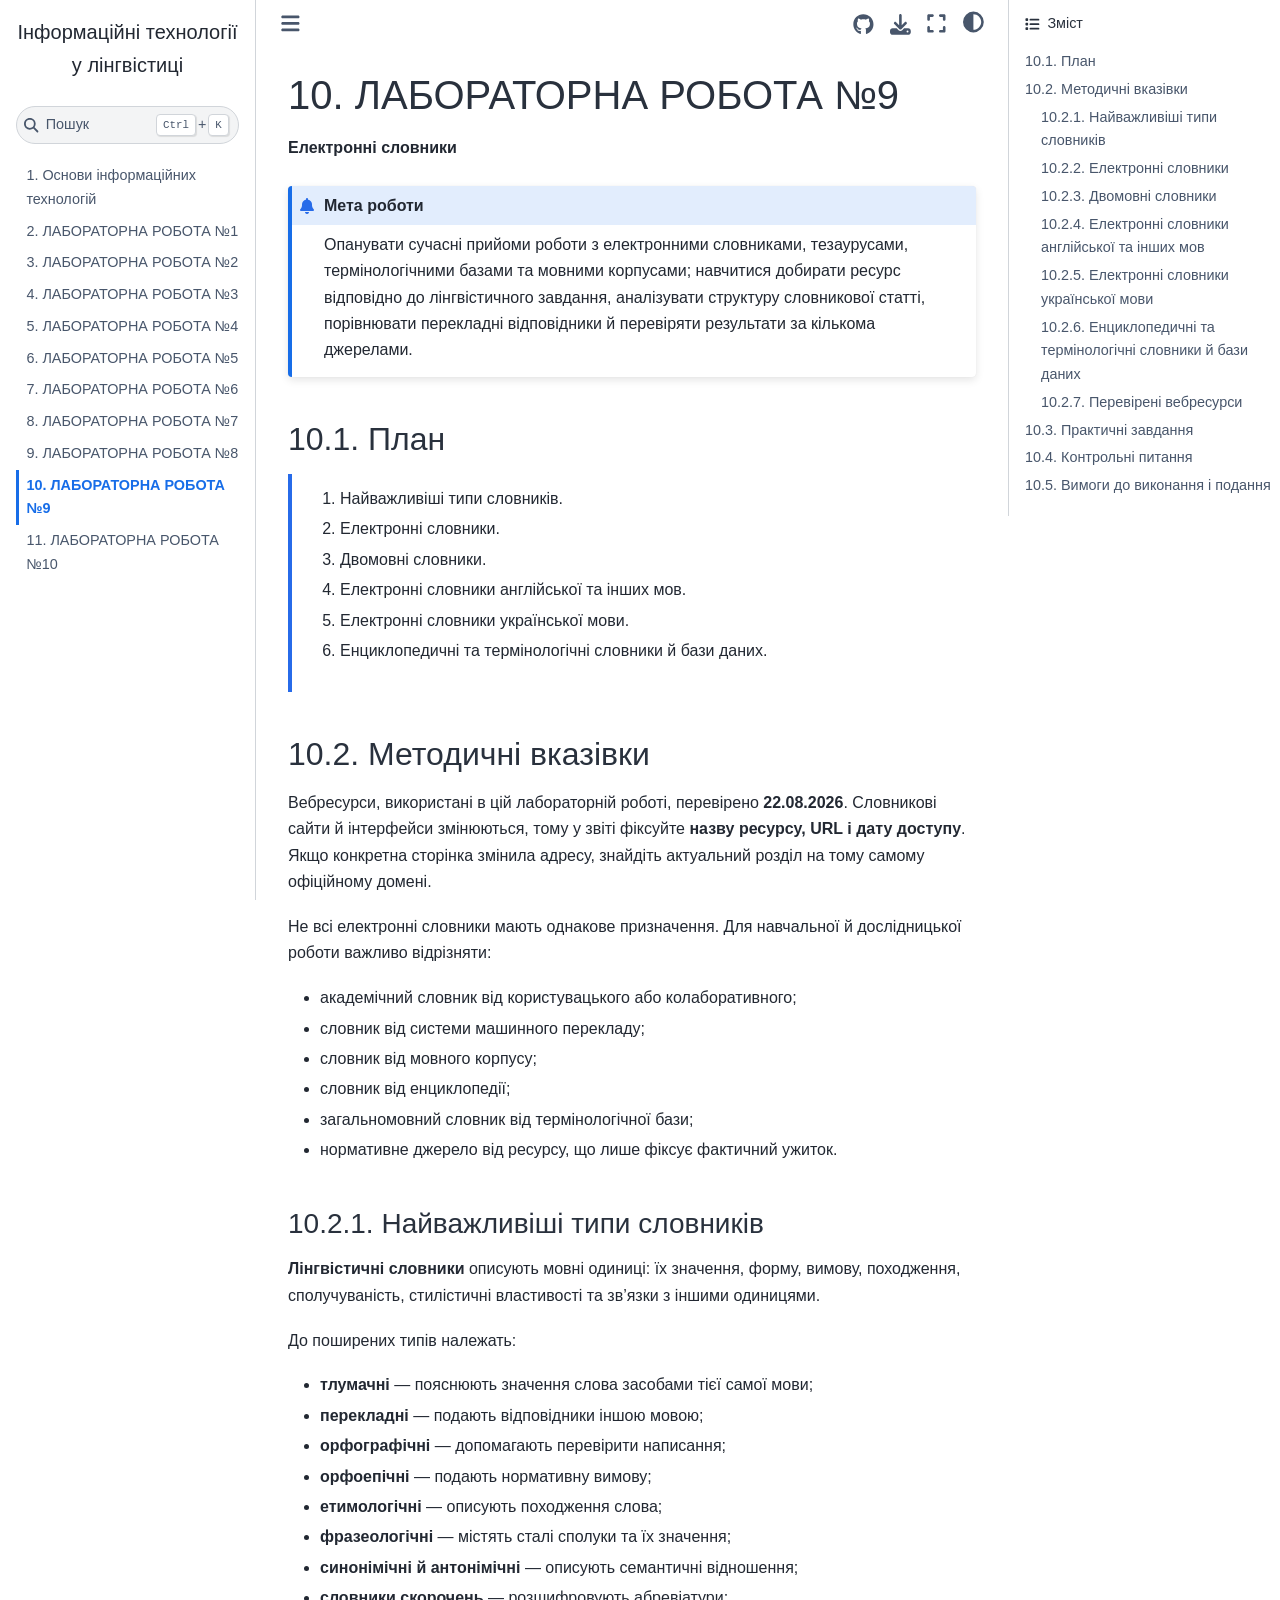
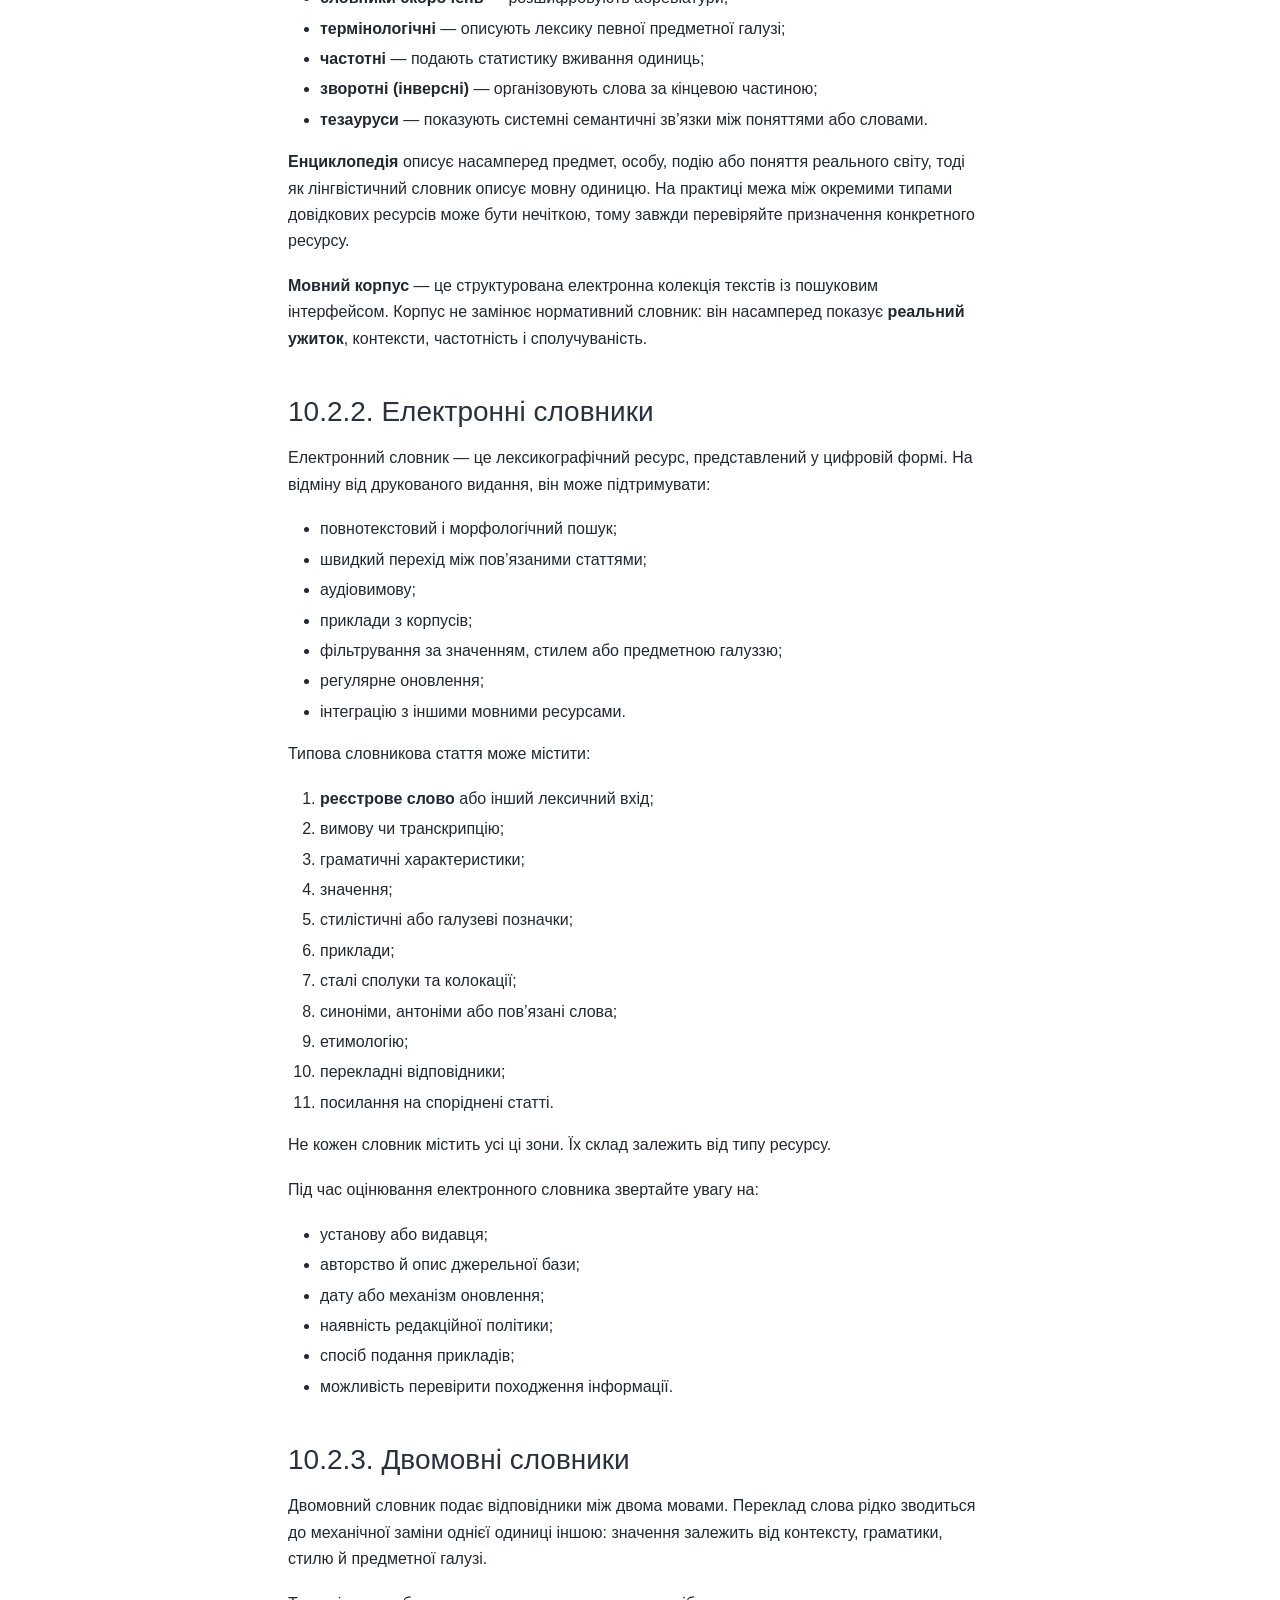
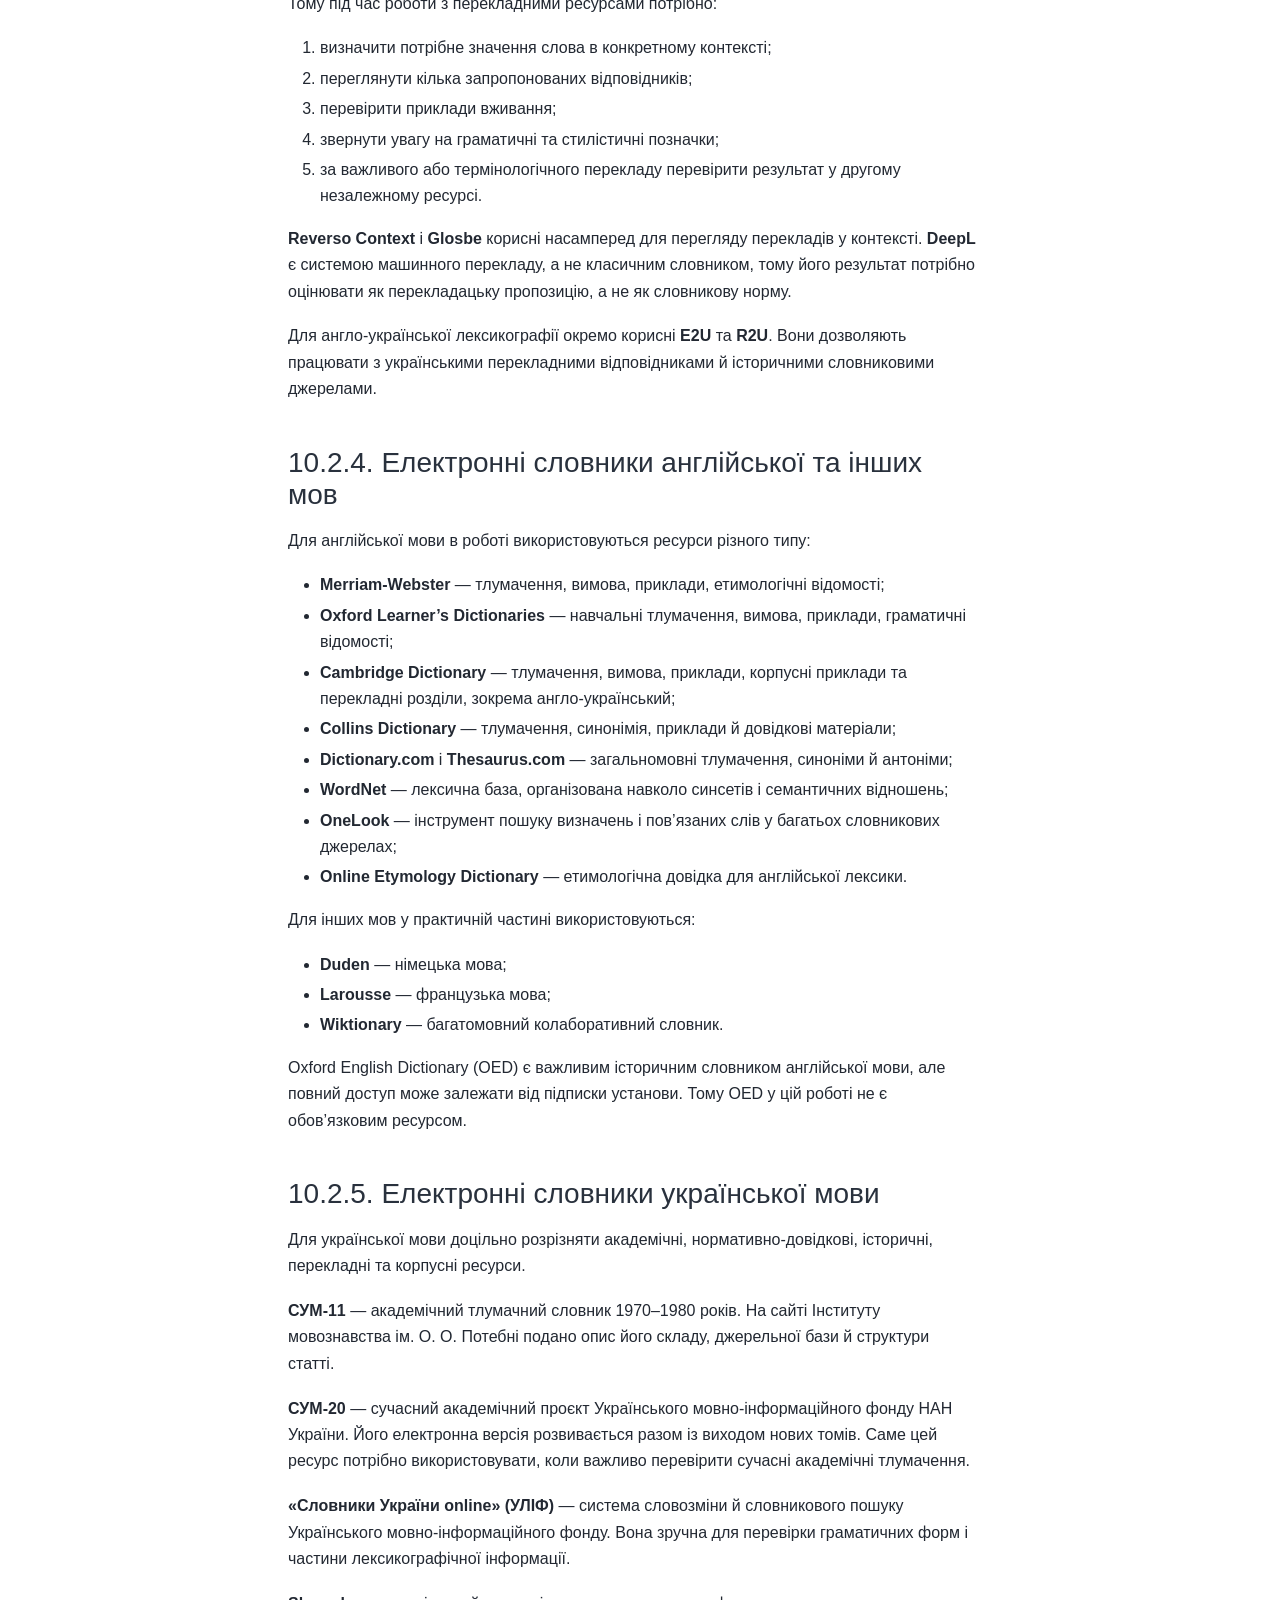
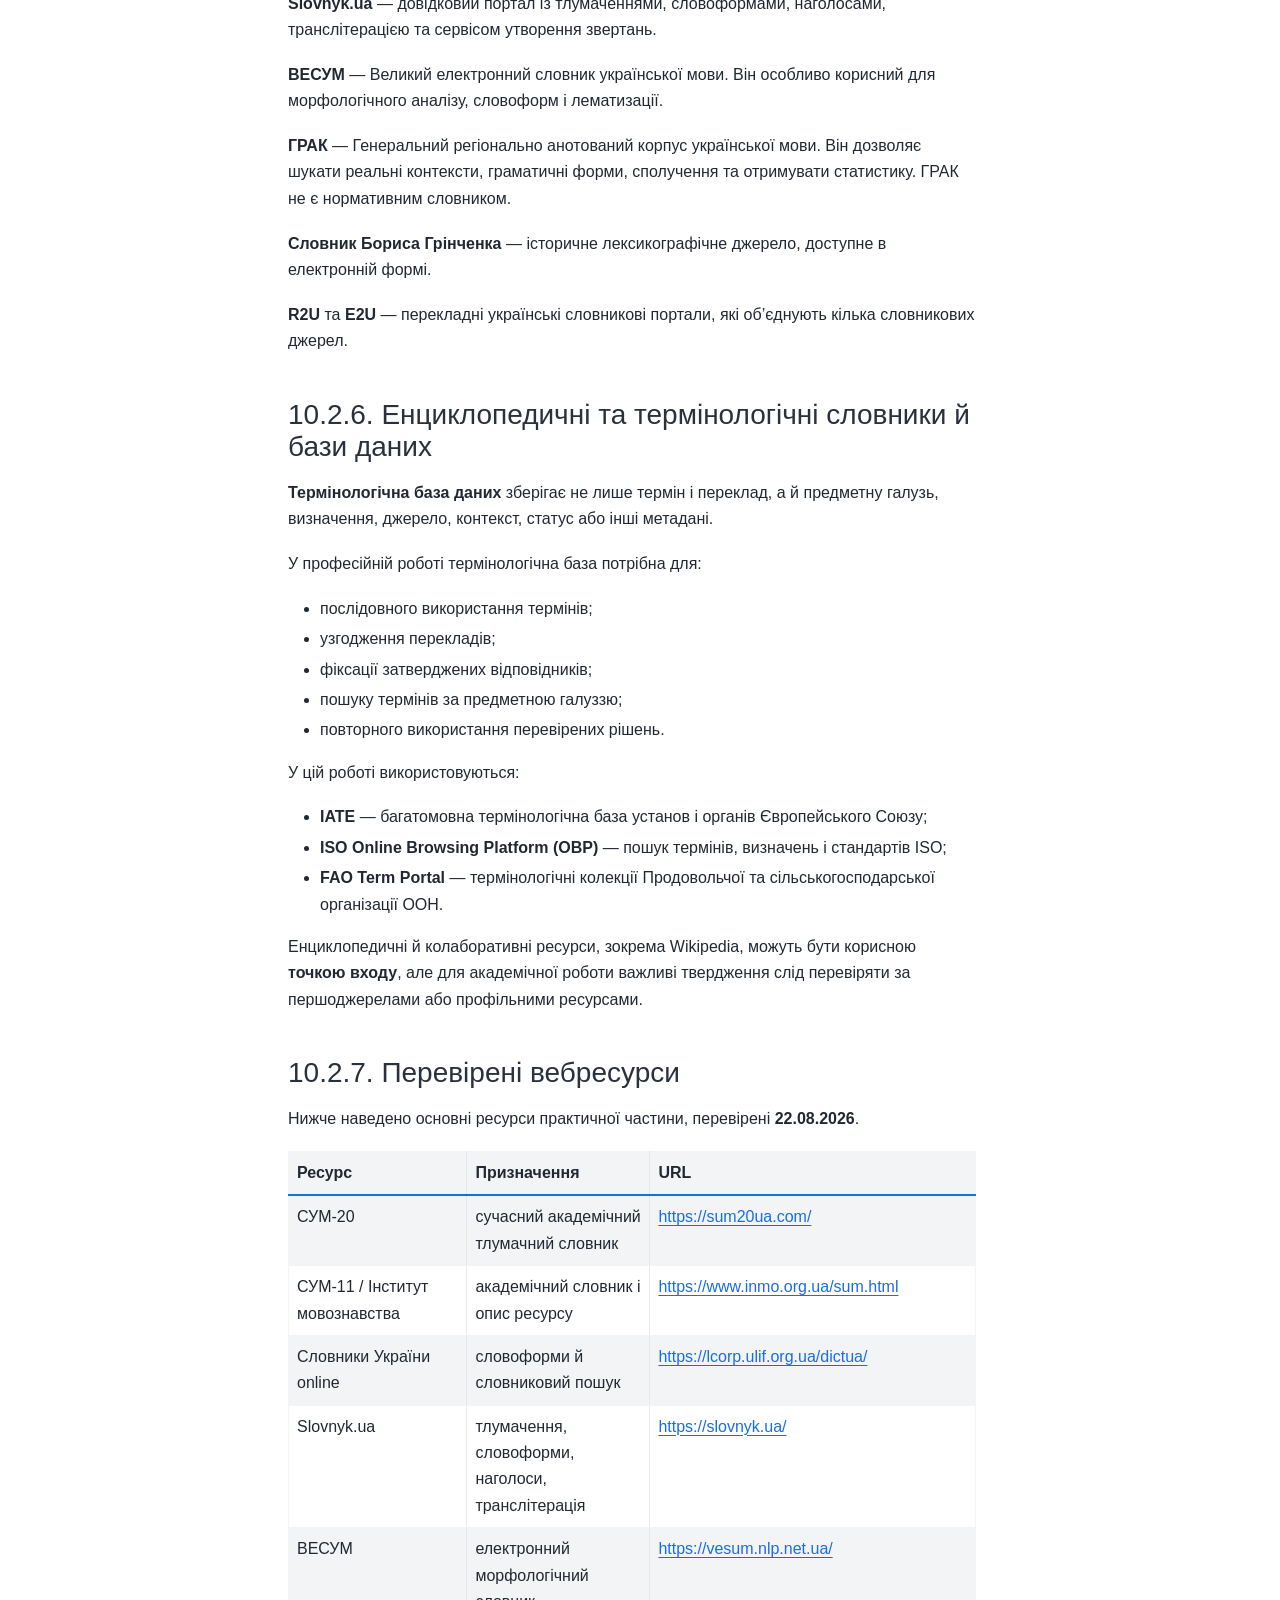
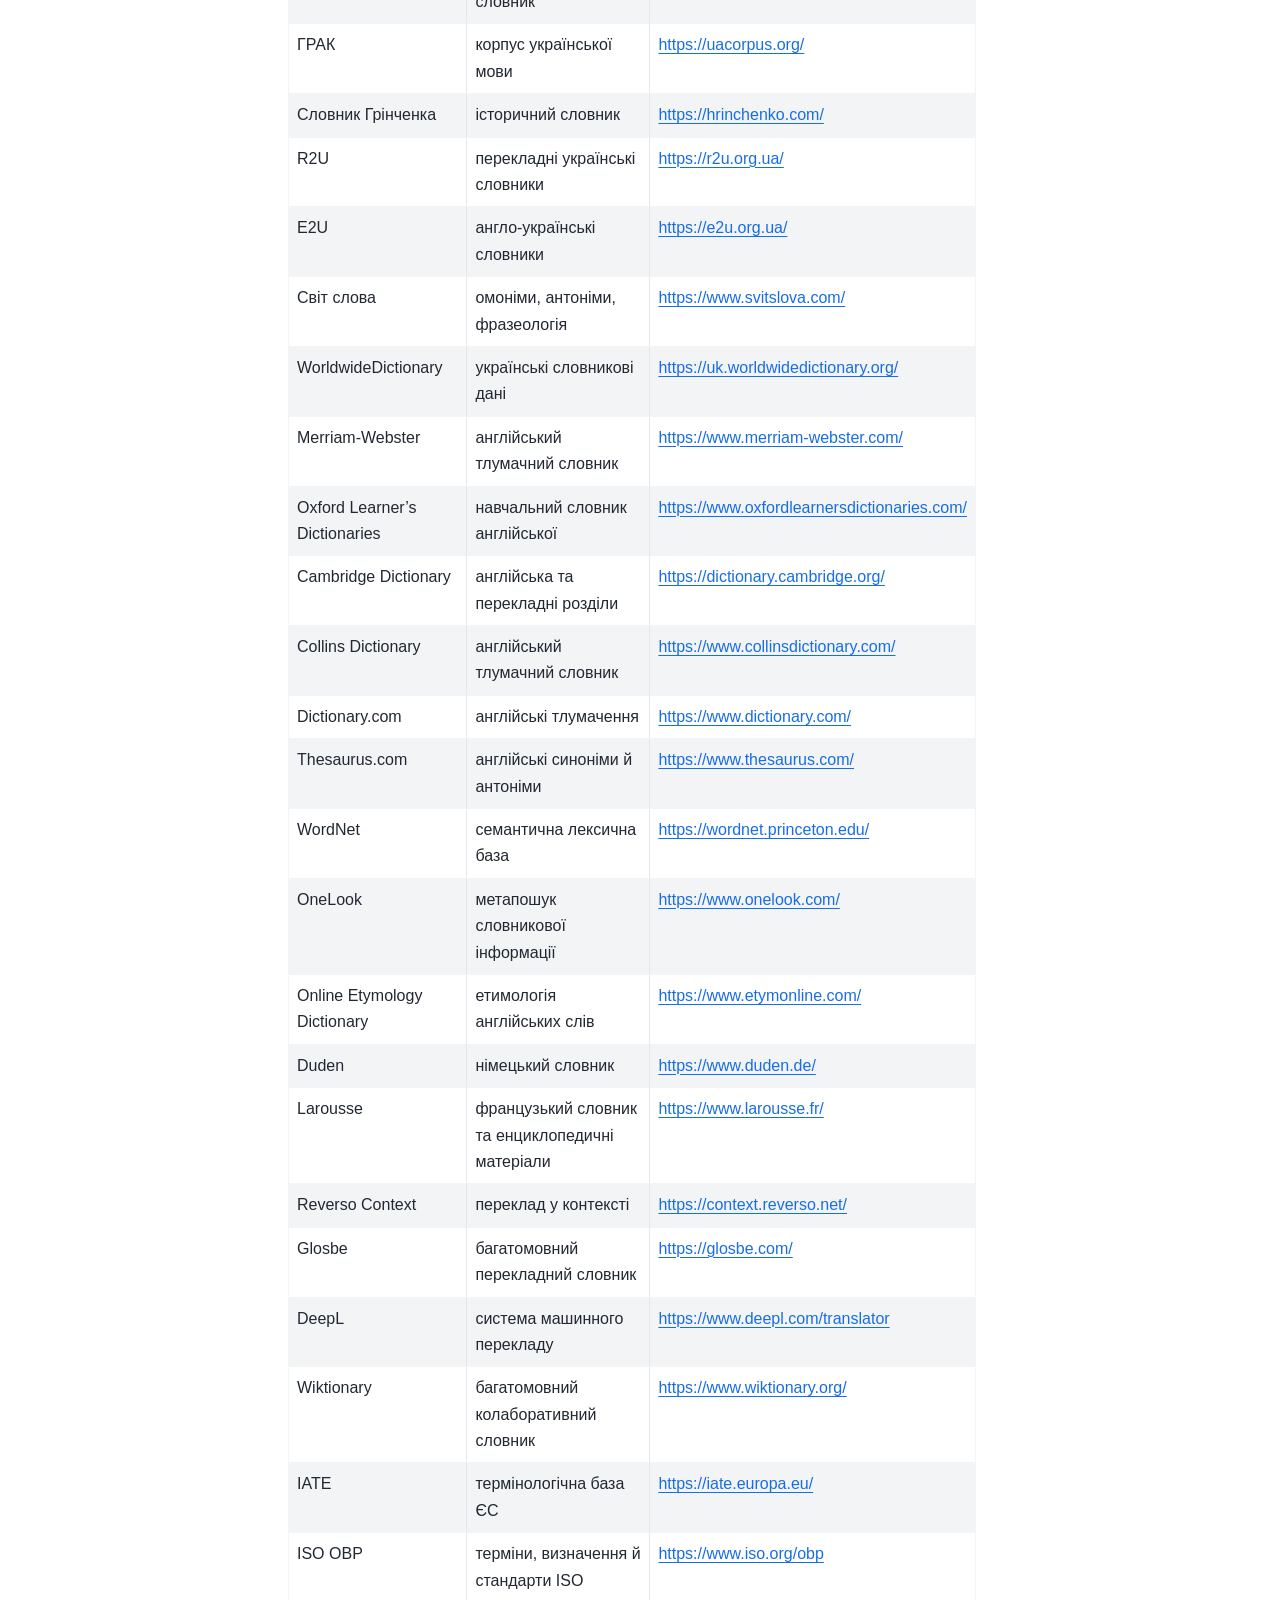
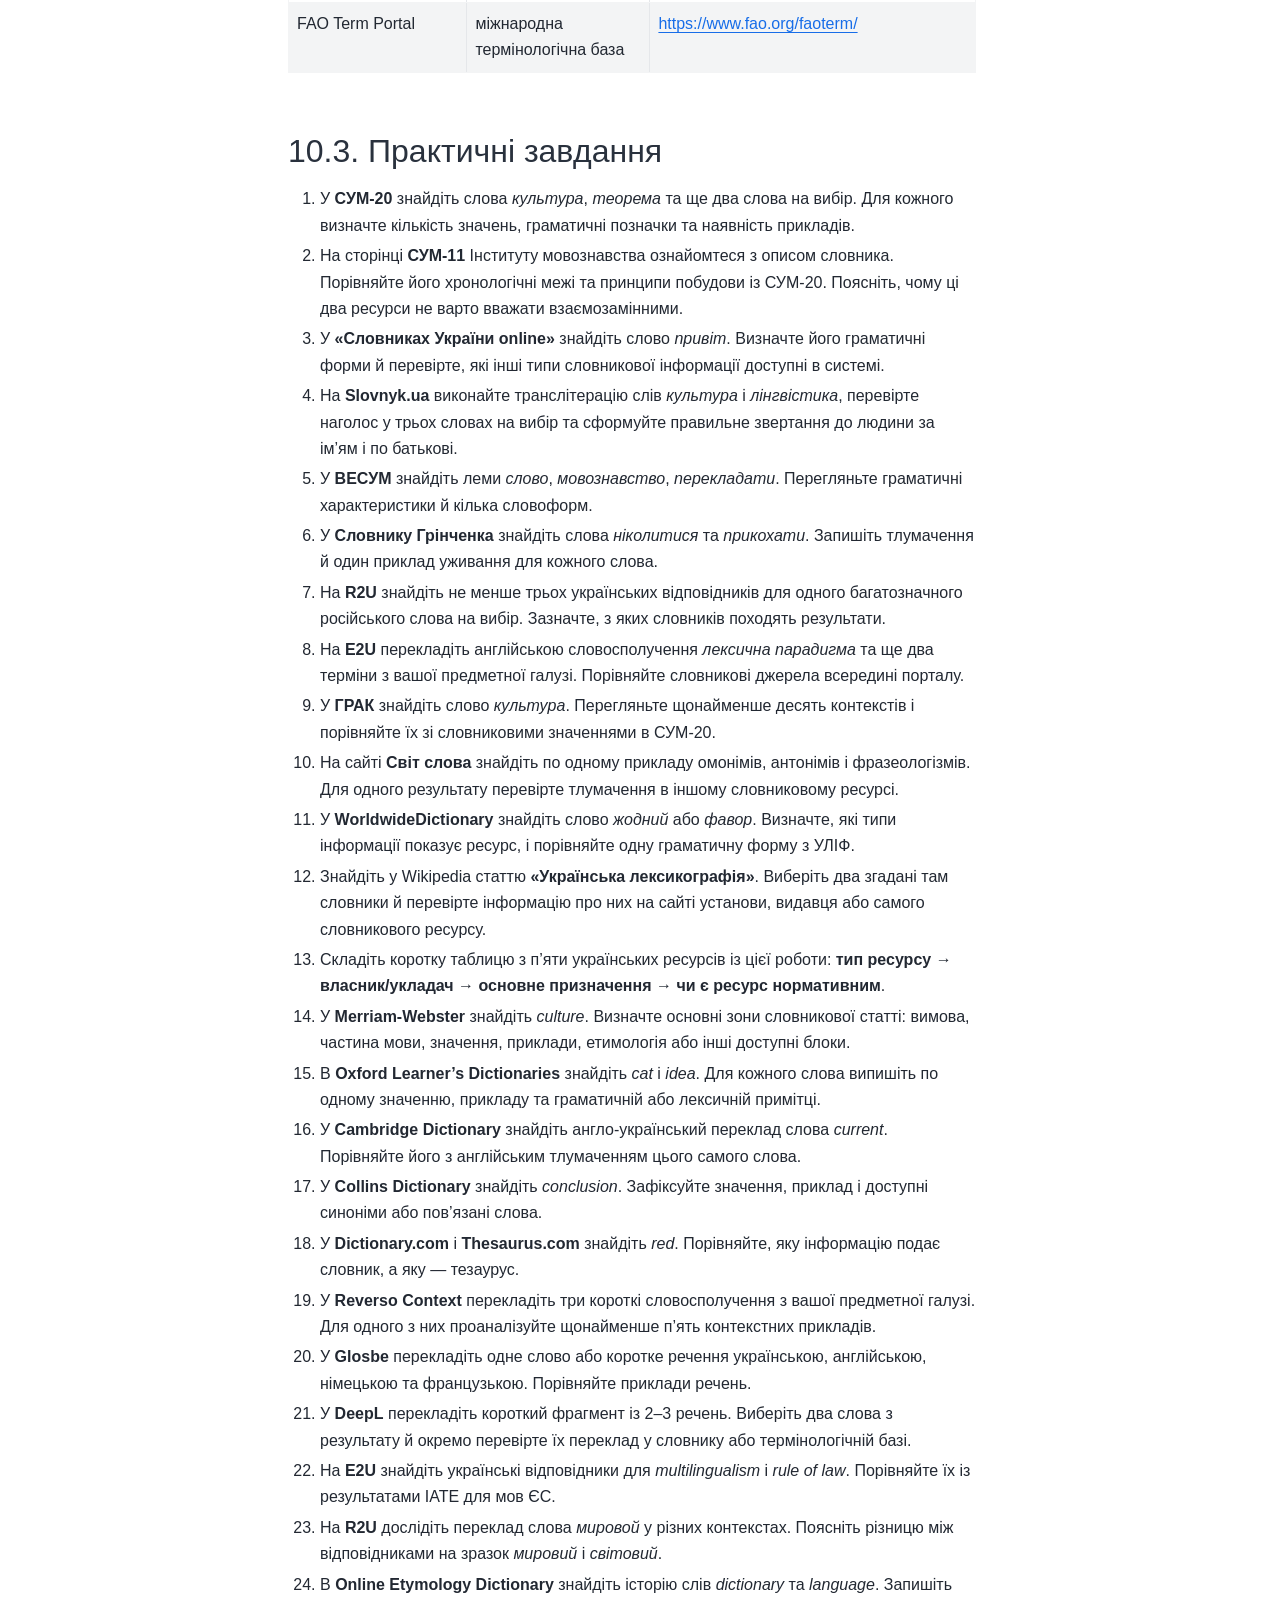
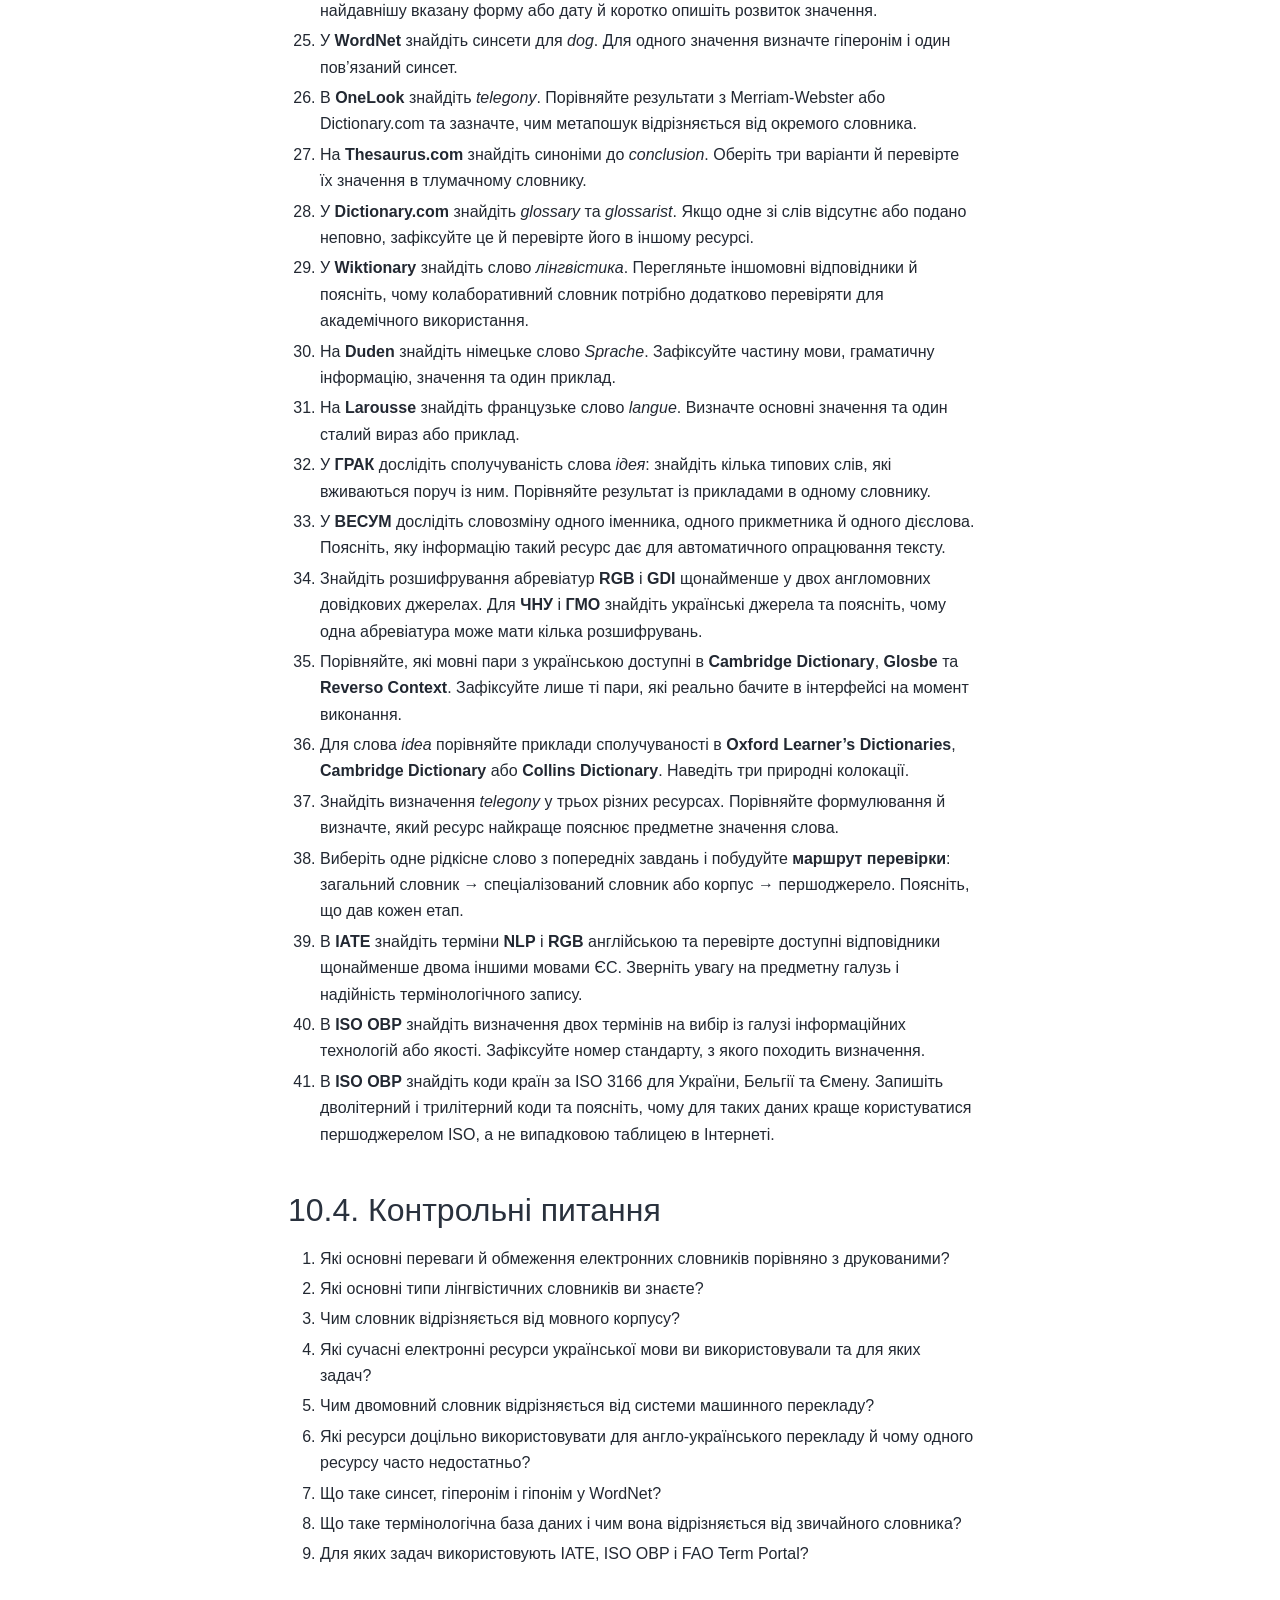
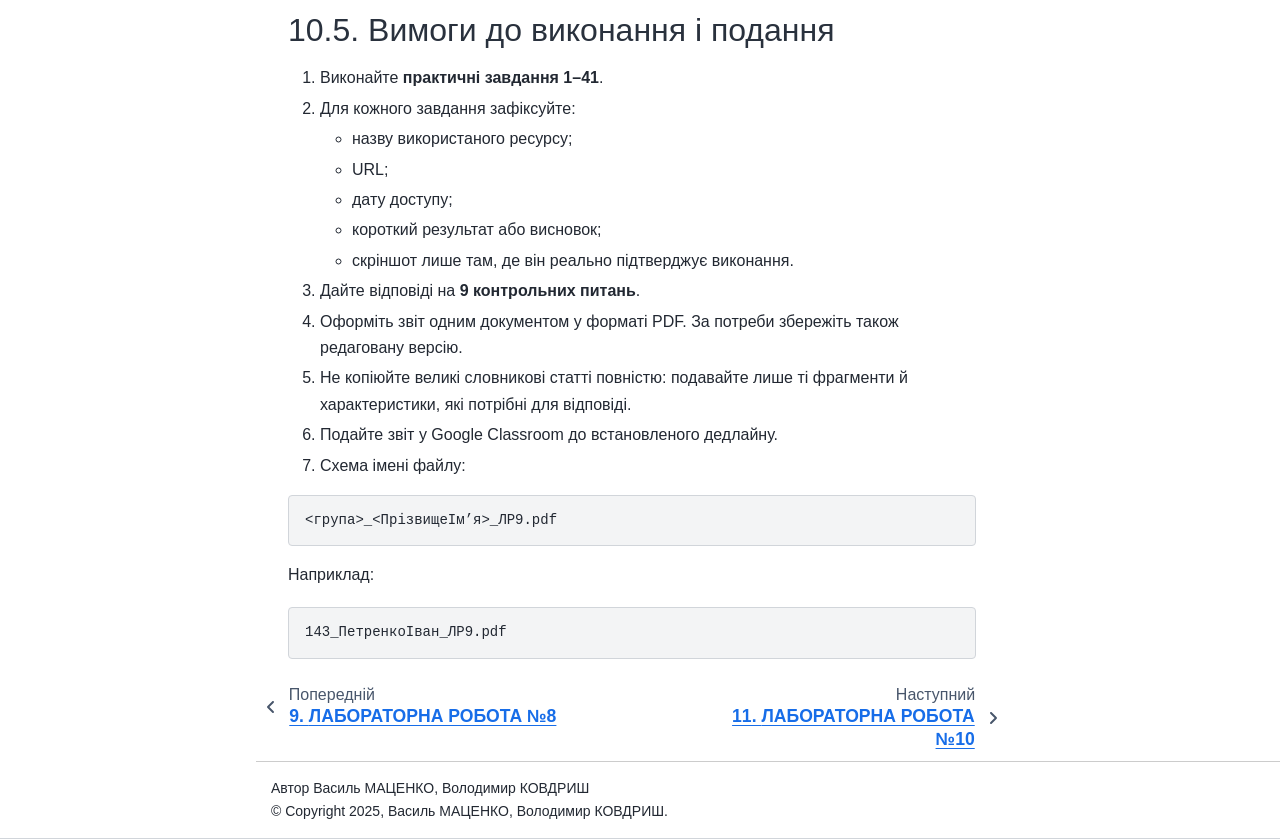
<file: app/lesson10.html>
<!DOCTYPE html>


<html lang="uk" data-content_root="../" >

  <head>
    <meta charset="utf-8" />
    <meta name="viewport" content="width=device-width, initial-scale=1.0" /><meta name="viewport" content="width=device-width, initial-scale=1" />

    <title>10. ЛАБОРАТОРНА РОБОТА №9 &#8212; Інформаційні технології у лінгвістиці</title>
  
  
  
  <script data-cfasync="false">
    document.documentElement.dataset.mode = localStorage.getItem("mode") || "";
    document.documentElement.dataset.theme = localStorage.getItem("theme") || "";
  </script>
  
  <!-- Loaded before other Sphinx assets -->
  <link href="../_static/styles/theme.css?digest=dfe6caa3a7d634c4db9b" rel="stylesheet" />
<link href="../_static/styles/bootstrap.css?digest=dfe6caa3a7d634c4db9b" rel="stylesheet" />
<link href="../_static/styles/pydata-sphinx-theme.css?digest=dfe6caa3a7d634c4db9b" rel="stylesheet" />

  
  <link href="../_static/vendor/fontawesome/6.5.2/css/all.min.css?digest=dfe6caa3a7d634c4db9b" rel="stylesheet" />
  <link rel="preload" as="font" type="font/woff2" crossorigin href="../_static/vendor/fontawesome/6.5.2/webfonts/fa-solid-900.woff2" />
<link rel="preload" as="font" type="font/woff2" crossorigin href="../_static/vendor/fontawesome/6.5.2/webfonts/fa-brands-400.woff2" />
<link rel="preload" as="font" type="font/woff2" crossorigin href="../_static/vendor/fontawesome/6.5.2/webfonts/fa-regular-400.woff2" />

    <link rel="stylesheet" type="text/css" href="../_static/pygments.css?v=8f2a1f02" />
    <link rel="stylesheet" type="text/css" href="../_static/styles/sphinx-book-theme.css?v=eba8b062" />
    <link rel="stylesheet" type="text/css" href="../_static/graphviz.css?v=4ae1632d" />
    <link rel="stylesheet" type="text/css" href="../_static/togglebutton.css?v=13237357" />
    <link rel="stylesheet" type="text/css" href="../_static/lab.css?v=9e99ccb3" />
  
  <!-- Pre-loaded scripts that we'll load fully later -->
  <link rel="preload" as="script" href="../_static/scripts/bootstrap.js?digest=dfe6caa3a7d634c4db9b" />
<link rel="preload" as="script" href="../_static/scripts/pydata-sphinx-theme.js?digest=dfe6caa3a7d634c4db9b" />
  <script src="../_static/vendor/fontawesome/6.5.2/js/all.min.js?digest=dfe6caa3a7d634c4db9b"></script>

    <script src="../_static/documentation_options.js?v=0a3c33aa"></script>
    <script src="../_static/doctools.js?v=9bcbadda"></script>
    <script src="../_static/sphinx_highlight.js?v=dc90522c"></script>
    <script>let toggleHintShow = 'Click to show';</script>
    <script>let toggleHintHide = 'Click to hide';</script>
    <script>let toggleOpenOnPrint = 'true';</script>
    <script src="../_static/togglebutton.js?v=4a39c7ea"></script>
    <script src="../_static/scripts/sphinx-book-theme.js?v=887ef09a"></script>
    <script>var togglebuttonSelector = '.toggle, .admonition.dropdown';</script>
    <script>DOCUMENTATION_OPTIONS.pagename = 'app/lesson10';</script>
    <link rel="index" title="Індекс" href="../genindex.html" />
    <link rel="search" title="Пошук" href="../search.html" />
    <link rel="next" title="11. ЛАБОРАТОРНА РОБОТА №10" href="lesson11.html" />
    <link rel="prev" title="9. ЛАБОРАТОРНА РОБОТА №8" href="lesson09.html" />
  <meta name="viewport" content="width=device-width, initial-scale=1"/>
  <meta name="docsearch:language" content="uk"/>
  </head>
  
  
  <body data-bs-spy="scroll" data-bs-target=".bd-toc-nav" data-offset="180" data-bs-root-margin="0px 0px -60%" data-default-mode="">

  
  
  <div id="pst-skip-link" class="skip-link d-print-none"><a href="#main-content">Skip to main content</a></div>
  
  <div id="pst-scroll-pixel-helper"></div>
  
  <button type="button" class="btn rounded-pill" id="pst-back-to-top">
    <i class="fa-solid fa-arrow-up"></i>Back to top</button>

  
  <input type="checkbox"
          class="sidebar-toggle"
          id="pst-primary-sidebar-checkbox"/>
  <label class="overlay overlay-primary" for="pst-primary-sidebar-checkbox"></label>
  
  <input type="checkbox"
          class="sidebar-toggle"
          id="pst-secondary-sidebar-checkbox"/>
  <label class="overlay overlay-secondary" for="pst-secondary-sidebar-checkbox"></label>
  
  <div class="search-button__wrapper">
    <div class="search-button__overlay"></div>
    <div class="search-button__search-container">
<form class="bd-search d-flex align-items-center"
      action="../search.html"
      method="get">
  <i class="fa-solid fa-magnifying-glass"></i>
  <input type="search"
         class="form-control"
         name="q"
         id="search-input"
         placeholder="Search..."
         aria-label="Search..."
         autocomplete="off"
         autocorrect="off"
         autocapitalize="off"
         spellcheck="false"/>
  <span class="search-button__kbd-shortcut"><kbd class="kbd-shortcut__modifier">Ctrl</kbd>+<kbd>K</kbd></span>
</form></div>
  </div>

  <div class="pst-async-banner-revealer d-none">
  <aside id="bd-header-version-warning" class="d-none d-print-none" aria-label="Version warning"></aside>
</div>

  
    <header class="bd-header navbar navbar-expand-lg bd-navbar d-print-none">
    </header>
  

  <div class="bd-container">
    <div class="bd-container__inner bd-page-width">
      
      
      
      <div class="bd-sidebar-primary bd-sidebar">
        

  
  <div class="sidebar-header-items sidebar-primary__section">
    
    
    
    
  </div>
  
    <div class="sidebar-primary-items__start sidebar-primary__section">
        <div class="sidebar-primary-item">

  
    
  

<a class="navbar-brand logo" href="../index.html">
  
  
  
  
  
  
    <p class="title logo__title">Інформаційні технології у лінгвістиці</p>
  
</a></div>
        <div class="sidebar-primary-item">

 <script>
 document.write(`
   <button class="btn search-button-field search-button__button" title="Пошук" aria-label="Пошук" data-bs-placement="bottom" data-bs-toggle="tooltip">
    <i class="fa-solid fa-magnifying-glass"></i>
    <span class="search-button__default-text">Пошук</span>
    <span class="search-button__kbd-shortcut"><kbd class="kbd-shortcut__modifier">Ctrl</kbd>+<kbd class="kbd-shortcut__modifier">K</kbd></span>
   </button>
 `);
 </script></div>
        <div class="sidebar-primary-item"><nav class="bd-links bd-docs-nav" aria-label="Main">
    <div class="bd-toc-item navbar-nav active">
        <ul class="current nav bd-sidenav">
<li class="toctree-l1"><a class="reference internal" href="lesson01.html">1. Основи інформаційних технологій</a></li>
<li class="toctree-l1"><a class="reference internal" href="lesson02.html">2. ЛАБОРАТОРНА РОБОТА №1</a></li>
<li class="toctree-l1"><a class="reference internal" href="lesson03.html">3. ЛАБОРАТОРНА РОБОТА №2</a></li>
<li class="toctree-l1"><a class="reference internal" href="lesson04.html">4. ЛАБОРАТОРНА РОБОТА №3</a></li>
<li class="toctree-l1"><a class="reference internal" href="lesson05.html">5. ЛАБОРАТОРНА РОБОТА №4</a></li>
<li class="toctree-l1"><a class="reference internal" href="lesson06.html">6. ЛАБОРАТОРНА РОБОТА №5</a></li>
<li class="toctree-l1"><a class="reference internal" href="lesson07.html">7. ЛАБОРАТОРНА РОБОТА №6</a></li>
<li class="toctree-l1"><a class="reference internal" href="lesson08.html">8. ЛАБОРАТОРНА РОБОТА №7</a></li>
<li class="toctree-l1"><a class="reference internal" href="lesson09.html">9. ЛАБОРАТОРНА РОБОТА №8</a></li>
<li class="toctree-l1 current active"><a class="current reference internal" href="#">10. ЛАБОРАТОРНА РОБОТА №9</a></li>
<li class="toctree-l1"><a class="reference internal" href="lesson11.html">11. ЛАБОРАТОРНА РОБОТА №10</a></li>
</ul>

    </div>
</nav></div>
    </div>
  
  
  <div class="sidebar-primary-items__end sidebar-primary__section">
  </div>
  
  <div id="rtd-footer-container"></div>


      </div>
      
      <main id="main-content" class="bd-main" role="main">
        
        

<div class="sbt-scroll-pixel-helper"></div>

          <div class="bd-content">
            <div class="bd-article-container">
              
              <div class="bd-header-article d-print-none">
<div class="header-article-items header-article__inner">
  
    <div class="header-article-items__start">
      
        <div class="header-article-item"><button class="sidebar-toggle primary-toggle btn btn-sm" title="Toggle primary sidebar" data-bs-placement="bottom" data-bs-toggle="tooltip">
  <span class="fa-solid fa-bars"></span>
</button></div>
      
    </div>
  
  
    <div class="header-article-items__end">
      
        <div class="header-article-item">

<div class="article-header-buttons">





<div class="dropdown dropdown-source-buttons">
  <button class="btn dropdown-toggle" type="button" data-bs-toggle="dropdown" aria-expanded="false" aria-label="Source repositories">
    <i class="fab fa-github"></i>
  </button>
  <ul class="dropdown-menu">
      
      
      
      <li><a href="https://github.com/Volodymyr-Kovdrysh/ITinLingvo-students/blob/main/docs/app/lesson10.md?plain=1" target="_blank"
   class="btn btn-sm btn-source-file-button dropdown-item"
   title="Show source"
   data-bs-placement="left" data-bs-toggle="tooltip"
>
  

<span class="btn__icon-container">
  <i class="fas fa-code"></i>
  </span>
<span class="btn__text-container">Show source</span>
</a>
</li>
      
      
      
      
      <li><a href="https://github.com/Volodymyr-Kovdrysh/ITinLingvo-students/edit/main/docs/app/lesson10.md" target="_blank"
   class="btn btn-sm btn-source-edit-button dropdown-item"
   title="Suggest edit"
   data-bs-placement="left" data-bs-toggle="tooltip"
>
  

<span class="btn__icon-container">
  <i class="fas fa-pencil-alt"></i>
  </span>
<span class="btn__text-container">Suggest edit</span>
</a>
</li>
      
      
      
      
      <li><a href="https://github.com/Volodymyr-Kovdrysh/ITinLingvo-students/issues/new?title=Issue%20on%20page%20%2Fapp/lesson10.html&body=Your%20issue%20content%20here." target="_blank"
   class="btn btn-sm btn-source-issues-button dropdown-item"
   title="Відкрийте випуск"
   data-bs-placement="left" data-bs-toggle="tooltip"
>
  

<span class="btn__icon-container">
  <i class="fas fa-lightbulb"></i>
  </span>
<span class="btn__text-container">Open issue</span>
</a>
</li>
      
  </ul>
</div>






<div class="dropdown dropdown-download-buttons">
  <button class="btn dropdown-toggle" type="button" data-bs-toggle="dropdown" aria-expanded="false" aria-label="Завантажте цю сторінку">
    <i class="fas fa-download"></i>
  </button>
  <ul class="dropdown-menu">
      
      
      
      <li><a href="../_sources/app/lesson10.md" target="_blank"
   class="btn btn-sm btn-download-source-button dropdown-item"
   title="Завантажити вихідний файл"
   data-bs-placement="left" data-bs-toggle="tooltip"
>
  

<span class="btn__icon-container">
  <i class="fas fa-file"></i>
  </span>
<span class="btn__text-container">.md</span>
</a>
</li>
      
      
      
      
      <li>
<button onclick="window.print()"
  class="btn btn-sm btn-download-pdf-button dropdown-item"
  title="Друк у форматі PDF"
  data-bs-placement="left" data-bs-toggle="tooltip"
>
  

<span class="btn__icon-container">
  <i class="fas fa-file-pdf"></i>
  </span>
<span class="btn__text-container">.pdf</span>
</button>
</li>
      
  </ul>
</div>




<button onclick="toggleFullScreen()"
  class="btn btn-sm btn-fullscreen-button"
  title="Повноекранний режим"
  data-bs-placement="bottom" data-bs-toggle="tooltip"
>
  

<span class="btn__icon-container">
  <i class="fas fa-expand"></i>
  </span>

</button>



<script>
document.write(`
  <button class="btn btn-sm nav-link pst-navbar-icon theme-switch-button" title="light/dark" aria-label="light/dark" data-bs-placement="bottom" data-bs-toggle="tooltip">
    <i class="theme-switch fa-solid fa-sun fa-lg" data-mode="light"></i>
    <i class="theme-switch fa-solid fa-moon fa-lg" data-mode="dark"></i>
    <i class="theme-switch fa-solid fa-circle-half-stroke fa-lg" data-mode="auto"></i>
  </button>
`);
</script>


<script>
document.write(`
  <button class="btn btn-sm pst-navbar-icon search-button search-button__button" title="Пошук" aria-label="Пошук" data-bs-placement="bottom" data-bs-toggle="tooltip">
    <i class="fa-solid fa-magnifying-glass fa-lg"></i>
  </button>
`);
</script>
<button class="sidebar-toggle secondary-toggle btn btn-sm" title="Toggle secondary sidebar" data-bs-placement="bottom" data-bs-toggle="tooltip">
    <span class="fa-solid fa-list"></span>
</button>
</div></div>
      
    </div>
  
</div>
</div>
              
              

<div id="jb-print-docs-body" class="onlyprint">
    <h1>ЛАБОРАТОРНА РОБОТА №9</h1>
    <!-- Table of contents -->
    <div id="print-main-content">
        <div id="jb-print-toc">
            
            <div>
                <h2> Зміст </h2>
            </div>
            <nav aria-label="Page">
                <ul class="visible nav section-nav flex-column">
<li class="toc-h2 nav-item toc-entry"><a class="reference internal nav-link" href="#id1">10.1. План</a></li>
<li class="toc-h2 nav-item toc-entry"><a class="reference internal nav-link" href="#id2">10.2. Методичні вказівки</a><ul class="visible nav section-nav flex-column">
<li class="toc-h3 nav-item toc-entry"><a class="reference internal nav-link" href="#id3">10.2.1. Найважливіші типи словників</a></li>
<li class="toc-h3 nav-item toc-entry"><a class="reference internal nav-link" href="#id4">10.2.2. Електронні словники</a></li>
<li class="toc-h3 nav-item toc-entry"><a class="reference internal nav-link" href="#id5">10.2.3. Двомовні словники</a></li>
<li class="toc-h3 nav-item toc-entry"><a class="reference internal nav-link" href="#id6">10.2.4. Електронні словники англійської та інших мов</a></li>
<li class="toc-h3 nav-item toc-entry"><a class="reference internal nav-link" href="#id7">10.2.5. Електронні словники української мови</a></li>
<li class="toc-h3 nav-item toc-entry"><a class="reference internal nav-link" href="#id8">10.2.6. Енциклопедичні та термінологічні словники й бази даних</a></li>
<li class="toc-h3 nav-item toc-entry"><a class="reference internal nav-link" href="#id9">10.2.7. Перевірені вебресурси</a></li>
</ul>
</li>
<li class="toc-h2 nav-item toc-entry"><a class="reference internal nav-link" href="#id10">10.3. Практичні завдання</a></li>
<li class="toc-h2 nav-item toc-entry"><a class="reference internal nav-link" href="#id11">10.4. Контрольні питання</a></li>
<li class="toc-h2 nav-item toc-entry"><a class="reference internal nav-link" href="#id12">10.5. Вимоги до виконання і подання</a></li>
</ul>
            </nav>
        </div>
    </div>
</div>

              
                
<div id="searchbox"></div>
                <article class="bd-article">
                  
  <section class="tex2jax_ignore mathjax_ignore" id="o9">
<h1><span class="section-number">10. </span>ЛАБОРАТОРНА РОБОТА №9<a class="headerlink" href="#o9" title="Link to this heading">#</a></h1>
<p><strong>Електронні словники</strong></p>
<div class="lab-block lab-goal admonition">
<p class="admonition-title">Мета роботи</p>
<p>Опанувати сучасні прийоми роботи з електронними словниками, тезаурусами, термінологічними базами та мовними корпусами; навчитися добирати ресурс відповідно до лінгвістичного завдання, аналізувати структуру словникової статті, порівнювати перекладні відповідники й перевіряти результати за кількома джерелами.</p>
</div>
<section id="id1">
<h2><span class="section-number">10.1. </span>План<a class="headerlink" href="#id1" title="Link to this heading">#</a></h2>
<div class="lab-block lab-plan docutils container">
<ol class="arabic simple">
<li><p>Найважливіші типи словників.</p></li>
<li><p>Електронні словники.</p></li>
<li><p>Двомовні словники.</p></li>
<li><p>Електронні словники англійської та інших мов.</p></li>
<li><p>Електронні словники української мови.</p></li>
<li><p>Енциклопедичні та термінологічні словники й бази даних.</p></li>
</ol>
</div>
</section>
<section id="id2">
<h2><span class="section-number">10.2. </span>Методичні вказівки<a class="headerlink" href="#id2" title="Link to this heading">#</a></h2>
<p>Вебресурси, використані в цій лабораторній роботі, перевірено <strong>22.08.2026</strong>. Словникові сайти й інтерфейси змінюються, тому у звіті фіксуйте <strong>назву ресурсу, URL і дату доступу</strong>. Якщо конкретна сторінка змінила адресу, знайдіть актуальний розділ на тому самому офіційному домені.</p>
<p>Не всі електронні словники мають однакове призначення. Для навчальної й дослідницької роботи важливо відрізняти:</p>
<ul class="simple">
<li><p>академічний словник від користувацького або колаборативного;</p></li>
<li><p>словник від системи машинного перекладу;</p></li>
<li><p>словник від мовного корпусу;</p></li>
<li><p>словник від енциклопедії;</p></li>
<li><p>загальномовний словник від термінологічної бази;</p></li>
<li><p>нормативне джерело від ресурсу, що лише фіксує фактичний ужиток.</p></li>
</ul>
<section id="id3">
<h3><span class="section-number">10.2.1. </span>Найважливіші типи словників<a class="headerlink" href="#id3" title="Link to this heading">#</a></h3>
<p><strong>Лінгвістичні словники</strong> описують мовні одиниці: їх значення, форму, вимову, походження, сполучуваність, стилістичні властивості та зв’язки з іншими одиницями.</p>
<p>До поширених типів належать:</p>
<ul class="simple">
<li><p><strong>тлумачні</strong> — пояснюють значення слова засобами тієї самої мови;</p></li>
<li><p><strong>перекладні</strong> — подають відповідники іншою мовою;</p></li>
<li><p><strong>орфографічні</strong> — допомагають перевірити написання;</p></li>
<li><p><strong>орфоепічні</strong> — подають нормативну вимову;</p></li>
<li><p><strong>етимологічні</strong> — описують походження слова;</p></li>
<li><p><strong>фразеологічні</strong> — містять сталі сполуки та їх значення;</p></li>
<li><p><strong>синонімічні й антонімічні</strong> — описують семантичні відношення;</p></li>
<li><p><strong>словники скорочень</strong> — розшифровують абревіатури;</p></li>
<li><p><strong>термінологічні</strong> — описують лексику певної предметної галузі;</p></li>
<li><p><strong>частотні</strong> — подають статистику вживання одиниць;</p></li>
<li><p><strong>зворотні (інверсні)</strong> — організовують слова за кінцевою частиною;</p></li>
<li><p><strong>тезауруси</strong> — показують системні семантичні зв’язки між поняттями або словами.</p></li>
</ul>
<p><strong>Енциклопедія</strong> описує насамперед предмет, особу, подію або поняття реального світу, тоді як лінгвістичний словник описує мовну одиницю. На практиці межа між окремими типами довідкових ресурсів може бути нечіткою, тому завжди перевіряйте призначення конкретного ресурсу.</p>
<p><strong>Мовний корпус</strong> — це структурована електронна колекція текстів із пошуковим інтерфейсом. Корпус не замінює нормативний словник: він насамперед показує <strong>реальний ужиток</strong>, контексти, частотність і сполучуваність.</p>
</section>
<section id="id4">
<h3><span class="section-number">10.2.2. </span>Електронні словники<a class="headerlink" href="#id4" title="Link to this heading">#</a></h3>
<p>Електронний словник — це лексикографічний ресурс, представлений у цифровій формі. На відміну від друкованого видання, він може підтримувати:</p>
<ul class="simple">
<li><p>повнотекстовий і морфологічний пошук;</p></li>
<li><p>швидкий перехід між пов’язаними статтями;</p></li>
<li><p>аудіовимову;</p></li>
<li><p>приклади з корпусів;</p></li>
<li><p>фільтрування за значенням, стилем або предметною галуззю;</p></li>
<li><p>регулярне оновлення;</p></li>
<li><p>інтеграцію з іншими мовними ресурсами.</p></li>
</ul>
<p>Типова словникова стаття може містити:</p>
<ol class="arabic simple">
<li><p><strong>реєстрове слово</strong> або інший лексичний вхід;</p></li>
<li><p>вимову чи транскрипцію;</p></li>
<li><p>граматичні характеристики;</p></li>
<li><p>значення;</p></li>
<li><p>стилістичні або галузеві позначки;</p></li>
<li><p>приклади;</p></li>
<li><p>сталі сполуки та колокації;</p></li>
<li><p>синоніми, антоніми або пов’язані слова;</p></li>
<li><p>етимологію;</p></li>
<li><p>перекладні відповідники;</p></li>
<li><p>посилання на споріднені статті.</p></li>
</ol>
<p>Не кожен словник містить усі ці зони. Їх склад залежить від типу ресурсу.</p>
<p>Під час оцінювання електронного словника звертайте увагу на:</p>
<ul class="simple">
<li><p>установу або видавця;</p></li>
<li><p>авторство й опис джерельної бази;</p></li>
<li><p>дату або механізм оновлення;</p></li>
<li><p>наявність редакційної політики;</p></li>
<li><p>спосіб подання прикладів;</p></li>
<li><p>можливість перевірити походження інформації.</p></li>
</ul>
</section>
<section id="id5">
<h3><span class="section-number">10.2.3. </span>Двомовні словники<a class="headerlink" href="#id5" title="Link to this heading">#</a></h3>
<p>Двомовний словник подає відповідники між двома мовами. Переклад слова рідко зводиться до механічної заміни однієї одиниці іншою: значення залежить від контексту, граматики, стилю й предметної галузі.</p>
<p>Тому під час роботи з перекладними ресурсами потрібно:</p>
<ol class="arabic simple">
<li><p>визначити потрібне значення слова в конкретному контексті;</p></li>
<li><p>переглянути кілька запропонованих відповідників;</p></li>
<li><p>перевірити приклади вживання;</p></li>
<li><p>звернути увагу на граматичні та стилістичні позначки;</p></li>
<li><p>за важливого або термінологічного перекладу перевірити результат у другому незалежному ресурсі.</p></li>
</ol>
<p><strong>Reverso Context</strong> і <strong>Glosbe</strong> корисні насамперед для перегляду перекладів у контексті. <strong>DeepL</strong> є системою машинного перекладу, а не класичним словником, тому його результат потрібно оцінювати як перекладацьку пропозицію, а не як словникову норму.</p>
<p>Для англо-української лексикографії окремо корисні <strong>E2U</strong> та <strong>R2U</strong>. Вони дозволяють працювати з українськими перекладними відповідниками й історичними словниковими джерелами.</p>
</section>
<section id="id6">
<h3><span class="section-number">10.2.4. </span>Електронні словники англійської та інших мов<a class="headerlink" href="#id6" title="Link to this heading">#</a></h3>
<p>Для англійської мови в роботі використовуються ресурси різного типу:</p>
<ul class="simple">
<li><p><strong>Merriam-Webster</strong> — тлумачення, вимова, приклади, етимологічні відомості;</p></li>
<li><p><strong>Oxford Learner’s Dictionaries</strong> — навчальні тлумачення, вимова, приклади, граматичні відомості;</p></li>
<li><p><strong>Cambridge Dictionary</strong> — тлумачення, вимова, приклади, корпусні приклади та перекладні розділи, зокрема англо-український;</p></li>
<li><p><strong>Collins Dictionary</strong> — тлумачення, синонімія, приклади й довідкові матеріали;</p></li>
<li><p><strong>Dictionary.com</strong> і <strong>Thesaurus.com</strong> — загальномовні тлумачення, синоніми й антоніми;</p></li>
<li><p><strong>WordNet</strong> — лексична база, організована навколо синсетів і семантичних відношень;</p></li>
<li><p><strong>OneLook</strong> — інструмент пошуку визначень і пов’язаних слів у багатьох словникових джерелах;</p></li>
<li><p><strong>Online Etymology Dictionary</strong> — етимологічна довідка для англійської лексики.</p></li>
</ul>
<p>Для інших мов у практичній частині використовуються:</p>
<ul class="simple">
<li><p><strong>Duden</strong> — німецька мова;</p></li>
<li><p><strong>Larousse</strong> — французька мова;</p></li>
<li><p><strong>Wiktionary</strong> — багатомовний колаборативний словник.</p></li>
</ul>
<p>Oxford English Dictionary (OED) є важливим історичним словником англійської мови, але повний доступ може залежати від підписки установи. Тому OED у цій роботі не є обов’язковим ресурсом.</p>
</section>
<section id="id7">
<h3><span class="section-number">10.2.5. </span>Електронні словники української мови<a class="headerlink" href="#id7" title="Link to this heading">#</a></h3>
<p>Для української мови доцільно розрізняти академічні, нормативно-довідкові, історичні, перекладні та корпусні ресурси.</p>
<p><strong>СУМ-11</strong> — академічний тлумачний словник 1970–1980 років. На сайті Інституту мовознавства ім. О. О. Потебні подано опис його складу, джерельної бази й структури статті.</p>
<p><strong>СУМ-20</strong> — сучасний академічний проєкт Українського мовно-інформаційного фонду НАН України. Його електронна версія розвивається разом із виходом нових томів. Саме цей ресурс потрібно використовувати, коли важливо перевірити сучасні академічні тлумачення.</p>
<p><strong>«Словники України online» (УЛІФ)</strong> — система словозміни й словникового пошуку Українського мовно-інформаційного фонду. Вона зручна для перевірки граматичних форм і частини лексикографічної інформації.</p>
<p><strong>Slovnyk.ua</strong> — довідковий портал із тлумаченнями, словоформами, наголосами, транслітерацією та сервісом утворення звертань.</p>
<p><strong>ВЕСУМ</strong> — Великий електронний словник української мови. Він особливо корисний для морфологічного аналізу, словоформ і лематизації.</p>
<p><strong>ГРАК</strong> — Генеральний регіонально анотований корпус української мови. Він дозволяє шукати реальні контексти, граматичні форми, сполучення та отримувати статистику. ГРАК не є нормативним словником.</p>
<p><strong>Словник Бориса Грінченка</strong> — історичне лексикографічне джерело, доступне в електронній формі.</p>
<p><strong>R2U</strong> та <strong>E2U</strong> — перекладні українські словникові портали, які об’єднують кілька словникових джерел.</p>
</section>
<section id="id8">
<h3><span class="section-number">10.2.6. </span>Енциклопедичні та термінологічні словники й бази даних<a class="headerlink" href="#id8" title="Link to this heading">#</a></h3>
<p><strong>Термінологічна база даних</strong> зберігає не лише термін і переклад, а й предметну галузь, визначення, джерело, контекст, статус або інші метадані.</p>
<p>У професійній роботі термінологічна база потрібна для:</p>
<ul class="simple">
<li><p>послідовного використання термінів;</p></li>
<li><p>узгодження перекладів;</p></li>
<li><p>фіксації затверджених відповідників;</p></li>
<li><p>пошуку термінів за предметною галуззю;</p></li>
<li><p>повторного використання перевірених рішень.</p></li>
</ul>
<p>У цій роботі використовуються:</p>
<ul class="simple">
<li><p><strong>IATE</strong> — багатомовна термінологічна база установ і органів Європейського Союзу;</p></li>
<li><p><strong>ISO Online Browsing Platform (OBP)</strong> — пошук термінів, визначень і стандартів ISO;</p></li>
<li><p><strong>FAO Term Portal</strong> — термінологічні колекції Продовольчої та сільськогосподарської організації ООН.</p></li>
</ul>
<p>Енциклопедичні й колаборативні ресурси, зокрема Wikipedia, можуть бути корисною <strong>точкою входу</strong>, але для академічної роботи важливі твердження слід перевіряти за першоджерелами або профільними ресурсами.</p>
</section>
<section id="id9">
<h3><span class="section-number">10.2.7. </span>Перевірені вебресурси<a class="headerlink" href="#id9" title="Link to this heading">#</a></h3>
<p>Нижче наведено основні ресурси практичної частини, перевірені <strong>22.08.2026</strong>.</p>
<div class="pst-scrollable-table-container"><table class="table">
<thead>
<tr class="row-odd"><th class="head"><p>Ресурс</p></th>
<th class="head"><p>Призначення</p></th>
<th class="head"><p>URL</p></th>
</tr>
</thead>
<tbody>
<tr class="row-even"><td><p>СУМ-20</p></td>
<td><p>сучасний академічний тлумачний словник</p></td>
<td><p><a class="reference external" href="https://sum20ua.com/">https://sum20ua.com/</a></p></td>
</tr>
<tr class="row-odd"><td><p>СУМ-11 / Інститут мовознавства</p></td>
<td><p>академічний словник і опис ресурсу</p></td>
<td><p><a class="reference external" href="https://www.inmo.org.ua/sum.html">https://www.inmo.org.ua/sum.html</a></p></td>
</tr>
<tr class="row-even"><td><p>Словники України online</p></td>
<td><p>словоформи й словниковий пошук</p></td>
<td><p><a class="reference external" href="https://lcorp.ulif.org.ua/dictua/">https://lcorp.ulif.org.ua/dictua/</a></p></td>
</tr>
<tr class="row-odd"><td><p>Slovnyk.ua</p></td>
<td><p>тлумачення, словоформи, наголоси, транслітерація</p></td>
<td><p><a class="reference external" href="https://slovnyk.ua/">https://slovnyk.ua/</a></p></td>
</tr>
<tr class="row-even"><td><p>ВЕСУМ</p></td>
<td><p>електронний морфологічний словник</p></td>
<td><p><a class="reference external" href="https://vesum.nlp.net.ua/">https://vesum.nlp.net.ua/</a></p></td>
</tr>
<tr class="row-odd"><td><p>ГРАК</p></td>
<td><p>корпус української мови</p></td>
<td><p><a class="reference external" href="https://uacorpus.org/">https://uacorpus.org/</a></p></td>
</tr>
<tr class="row-even"><td><p>Словник Грінченка</p></td>
<td><p>історичний словник</p></td>
<td><p><a class="reference external" href="https://hrinchenko.com/">https://hrinchenko.com/</a></p></td>
</tr>
<tr class="row-odd"><td><p>R2U</p></td>
<td><p>перекладні українські словники</p></td>
<td><p><a class="reference external" href="https://r2u.org.ua/">https://r2u.org.ua/</a></p></td>
</tr>
<tr class="row-even"><td><p>E2U</p></td>
<td><p>англо-українські словники</p></td>
<td><p><a class="reference external" href="https://e2u.org.ua/">https://e2u.org.ua/</a></p></td>
</tr>
<tr class="row-odd"><td><p>Світ слова</p></td>
<td><p>омоніми, антоніми, фразеологія</p></td>
<td><p><a class="reference external" href="https://www.svitslova.com/">https://www.svitslova.com/</a></p></td>
</tr>
<tr class="row-even"><td><p>WorldwideDictionary</p></td>
<td><p>українські словникові дані</p></td>
<td><p><a class="reference external" href="https://uk.worldwidedictionary.org/">https://uk.worldwidedictionary.org/</a></p></td>
</tr>
<tr class="row-odd"><td><p>Merriam-Webster</p></td>
<td><p>англійський тлумачний словник</p></td>
<td><p><a class="reference external" href="https://www.merriam-webster.com/">https://www.merriam-webster.com/</a></p></td>
</tr>
<tr class="row-even"><td><p>Oxford Learner’s Dictionaries</p></td>
<td><p>навчальний словник англійської</p></td>
<td><p><a class="reference external" href="https://www.oxfordlearnersdictionaries.com/">https://www.oxfordlearnersdictionaries.com/</a></p></td>
</tr>
<tr class="row-odd"><td><p>Cambridge Dictionary</p></td>
<td><p>англійська та перекладні розділи</p></td>
<td><p><a class="reference external" href="https://dictionary.cambridge.org/">https://dictionary.cambridge.org/</a></p></td>
</tr>
<tr class="row-even"><td><p>Collins Dictionary</p></td>
<td><p>англійський тлумачний словник</p></td>
<td><p><a class="reference external" href="https://www.collinsdictionary.com/">https://www.collinsdictionary.com/</a></p></td>
</tr>
<tr class="row-odd"><td><p>Dictionary.com</p></td>
<td><p>англійські тлумачення</p></td>
<td><p><a class="reference external" href="https://www.dictionary.com/">https://www.dictionary.com/</a></p></td>
</tr>
<tr class="row-even"><td><p>Thesaurus.com</p></td>
<td><p>англійські синоніми й антоніми</p></td>
<td><p><a class="reference external" href="https://www.thesaurus.com/">https://www.thesaurus.com/</a></p></td>
</tr>
<tr class="row-odd"><td><p>WordNet</p></td>
<td><p>семантична лексична база</p></td>
<td><p><a class="reference external" href="https://wordnet.princeton.edu/">https://wordnet.princeton.edu/</a></p></td>
</tr>
<tr class="row-even"><td><p>OneLook</p></td>
<td><p>метапошук словникової інформації</p></td>
<td><p><a class="reference external" href="https://www.onelook.com/">https://www.onelook.com/</a></p></td>
</tr>
<tr class="row-odd"><td><p>Online Etymology Dictionary</p></td>
<td><p>етимологія англійських слів</p></td>
<td><p><a class="reference external" href="https://www.etymonline.com/">https://www.etymonline.com/</a></p></td>
</tr>
<tr class="row-even"><td><p>Duden</p></td>
<td><p>німецький словник</p></td>
<td><p><a class="reference external" href="https://www.duden.de/">https://www.duden.de/</a></p></td>
</tr>
<tr class="row-odd"><td><p>Larousse</p></td>
<td><p>французький словник та енциклопедичні матеріали</p></td>
<td><p><a class="reference external" href="https://www.larousse.fr/">https://www.larousse.fr/</a></p></td>
</tr>
<tr class="row-even"><td><p>Reverso Context</p></td>
<td><p>переклад у контексті</p></td>
<td><p><a class="reference external" href="https://context.reverso.net/">https://context.reverso.net/</a></p></td>
</tr>
<tr class="row-odd"><td><p>Glosbe</p></td>
<td><p>багатомовний перекладний словник</p></td>
<td><p><a class="reference external" href="https://glosbe.com/">https://glosbe.com/</a></p></td>
</tr>
<tr class="row-even"><td><p>DeepL</p></td>
<td><p>система машинного перекладу</p></td>
<td><p><a class="reference external" href="https://www.deepl.com/translator">https://www.deepl.com/translator</a></p></td>
</tr>
<tr class="row-odd"><td><p>Wiktionary</p></td>
<td><p>багатомовний колаборативний словник</p></td>
<td><p><a class="reference external" href="https://www.wiktionary.org/">https://www.wiktionary.org/</a></p></td>
</tr>
<tr class="row-even"><td><p>IATE</p></td>
<td><p>термінологічна база ЄС</p></td>
<td><p><a class="reference external" href="https://iate.europa.eu/">https://iate.europa.eu/</a></p></td>
</tr>
<tr class="row-odd"><td><p>ISO OBP</p></td>
<td><p>терміни, визначення й стандарти ISO</p></td>
<td><p><a class="reference external" href="https://www.iso.org/obp">https://www.iso.org/obp</a></p></td>
</tr>
<tr class="row-even"><td><p>FAO Term Portal</p></td>
<td><p>міжнародна термінологічна база</p></td>
<td><p><a class="reference external" href="https://www.fao.org/faoterm/">https://www.fao.org/faoterm/</a></p></td>
</tr>
</tbody>
</table>
</div>
</section>
</section>
<section id="id10">
<h2><span class="section-number">10.3. </span>Практичні завдання<a class="headerlink" href="#id10" title="Link to this heading">#</a></h2>
<ol class="arabic simple">
<li><p>У <strong>СУМ-20</strong> знайдіть слова <em>культура</em>, <em>теорема</em> та ще два слова на вибір. Для кожного визначте кількість значень, граматичні позначки та наявність прикладів.</p></li>
<li><p>На сторінці <strong>СУМ-11</strong> Інституту мовознавства ознайомтеся з описом словника. Порівняйте його хронологічні межі та принципи побудови із СУМ-20. Поясніть, чому ці два ресурси не варто вважати взаємозамінними.</p></li>
<li><p>У <strong>«Словниках України online»</strong> знайдіть слово <em>привіт</em>. Визначте його граматичні форми й перевірте, які інші типи словникової інформації доступні в системі.</p></li>
<li><p>На <strong>Slovnyk.ua</strong> виконайте транслітерацію слів <em>культура</em> і <em>лінгвістика</em>, перевірте наголос у трьох словах на вибір та сформуйте правильне звертання до людини за ім’ям і по батькові.</p></li>
<li><p>У <strong>ВЕСУМ</strong> знайдіть леми <em>слово</em>, <em>мовознавство</em>, <em>перекладати</em>. Перегляньте граматичні характеристики й кілька словоформ.</p></li>
<li><p>У <strong>Словнику Грінченка</strong> знайдіть слова <em>ніколитися</em> та <em>прикохати</em>. Запишіть тлумачення й один приклад уживання для кожного слова.</p></li>
<li><p>На <strong>R2U</strong> знайдіть не менше трьох українських відповідників для одного багатозначного російського слова на вибір. Зазначте, з яких словників походять результати.</p></li>
<li><p>На <strong>E2U</strong> перекладіть англійською словосполучення <em>лексична парадигма</em> та ще два терміни з вашої предметної галузі. Порівняйте словникові джерела всередині порталу.</p></li>
<li><p>У <strong>ГРАК</strong> знайдіть слово <em>культура</em>. Перегляньте щонайменше десять контекстів і порівняйте їх зі словниковими значеннями в СУМ-20.</p></li>
<li><p>На сайті <strong>Світ слова</strong> знайдіть по одному прикладу омонімів, антонімів і фразеологізмів. Для одного результату перевірте тлумачення в іншому словниковому ресурсі.</p></li>
<li><p>У <strong>WorldwideDictionary</strong> знайдіть слово <em>жодний</em> або <em>фавор</em>. Визначте, які типи інформації показує ресурс, і порівняйте одну граматичну форму з УЛІФ.</p></li>
<li><p>Знайдіть у Wikipedia статтю <strong>«Українська лексикографія»</strong>. Виберіть два згадані там словники й перевірте інформацію про них на сайті установи, видавця або самого словникового ресурсу.</p></li>
<li><p>Складіть коротку таблицю з п’яти українських ресурсів із цієї роботи: <strong>тип ресурсу → власник/укладач → основне призначення → чи є ресурс нормативним</strong>.</p></li>
<li><p>У <strong>Merriam-Webster</strong> знайдіть <em>culture</em>. Визначте основні зони словникової статті: вимова, частина мови, значення, приклади, етимологія або інші доступні блоки.</p></li>
<li><p>В <strong>Oxford Learner’s Dictionaries</strong> знайдіть <em>cat</em> і <em>idea</em>. Для кожного слова випишіть по одному значенню, прикладу та граматичній або лексичній примітці.</p></li>
<li><p>У <strong>Cambridge Dictionary</strong> знайдіть англо-український переклад слова <em>current</em>. Порівняйте його з англійським тлумаченням цього самого слова.</p></li>
<li><p>У <strong>Collins Dictionary</strong> знайдіть <em>conclusion</em>. Зафіксуйте значення, приклад і доступні синоніми або пов’язані слова.</p></li>
<li><p>У <strong>Dictionary.com</strong> і <strong>Thesaurus.com</strong> знайдіть <em>red</em>. Порівняйте, яку інформацію подає словник, а яку — тезаурус.</p></li>
<li><p>У <strong>Reverso Context</strong> перекладіть три короткі словосполучення з вашої предметної галузі. Для одного з них проаналізуйте щонайменше п’ять контекстних прикладів.</p></li>
<li><p>У <strong>Glosbe</strong> перекладіть одне слово або коротке речення українською, англійською, німецькою та французькою. Порівняйте приклади речень.</p></li>
<li><p>У <strong>DeepL</strong> перекладіть короткий фрагмент із 2–3 речень. Виберіть два слова з результату й окремо перевірте їх переклад у словнику або термінологічній базі.</p></li>
<li><p>На <strong>E2U</strong> знайдіть українські відповідники для <em>multilingualism</em> і <em>rule of law</em>. Порівняйте їх із результатами IATE для мов ЄС.</p></li>
<li><p>На <strong>R2U</strong> дослідіть переклад слова <em>мировой</em> у різних контекстах. Поясніть різницю між відповідниками на зразок <em>мировий</em> і <em>світовий</em>.</p></li>
<li><p>В <strong>Online Etymology Dictionary</strong> знайдіть історію слів <em>dictionary</em> та <em>language</em>. Запишіть найдавнішу вказану форму або дату й коротко опишіть розвиток значення.</p></li>
<li><p>У <strong>WordNet</strong> знайдіть синсети для <em>dog</em>. Для одного значення визначте гіперонім і один пов’язаний синсет.</p></li>
<li><p>В <strong>OneLook</strong> знайдіть <em>telegony</em>. Порівняйте результати з Merriam-Webster або Dictionary.com та зазначте, чим метапошук відрізняється від окремого словника.</p></li>
<li><p>На <strong>Thesaurus.com</strong> знайдіть синоніми до <em>conclusion</em>. Оберіть три варіанти й перевірте їх значення в тлумачному словнику.</p></li>
<li><p>У <strong>Dictionary.com</strong> знайдіть <em>glossary</em> та <em>glossarist</em>. Якщо одне зі слів відсутнє або подано неповно, зафіксуйте це й перевірте його в іншому ресурсі.</p></li>
<li><p>У <strong>Wiktionary</strong> знайдіть слово <em>лінгвістика</em>. Перегляньте іншомовні відповідники й поясніть, чому колаборативний словник потрібно додатково перевіряти для академічного використання.</p></li>
<li><p>На <strong>Duden</strong> знайдіть німецьке слово <em>Sprache</em>. Зафіксуйте частину мови, граматичну інформацію, значення та один приклад.</p></li>
<li><p>На <strong>Larousse</strong> знайдіть французьке слово <em>langue</em>. Визначте основні значення та один сталий вираз або приклад.</p></li>
<li><p>У <strong>ГРАК</strong> дослідіть сполучуваність слова <em>ідея</em>: знайдіть кілька типових слів, які вживаються поруч із ним. Порівняйте результат із прикладами в одному словнику.</p></li>
<li><p>У <strong>ВЕСУМ</strong> дослідіть словозміну одного іменника, одного прикметника й одного дієслова. Поясніть, яку інформацію такий ресурс дає для автоматичного опрацювання тексту.</p></li>
<li><p>Знайдіть розшифрування абревіатур <strong>RGB</strong> і <strong>GDI</strong> щонайменше у двох англомовних довідкових джерелах. Для <strong>ЧНУ</strong> і <strong>ГМО</strong> знайдіть українські джерела та поясніть, чому одна абревіатура може мати кілька розшифрувань.</p></li>
<li><p>Порівняйте, які мовні пари з українською доступні в <strong>Cambridge Dictionary</strong>, <strong>Glosbe</strong> та <strong>Reverso Context</strong>. Зафіксуйте лише ті пари, які реально бачите в інтерфейсі на момент виконання.</p></li>
<li><p>Для слова <em>idea</em> порівняйте приклади сполучуваності в <strong>Oxford Learner’s Dictionaries</strong>, <strong>Cambridge Dictionary</strong> або <strong>Collins Dictionary</strong>. Наведіть три природні колокації.</p></li>
<li><p>Знайдіть визначення <em>telegony</em> у трьох різних ресурсах. Порівняйте формулювання й визначте, який ресурс найкраще пояснює предметне значення слова.</p></li>
<li><p>Виберіть одне рідкісне слово з попередніх завдань і побудуйте <strong>маршрут перевірки</strong>: загальний словник → спеціалізований словник або корпус → першоджерело. Поясніть, що дав кожен етап.</p></li>
<li><p>В <strong>IATE</strong> знайдіть терміни <strong>NLP</strong> і <strong>RGB</strong> англійською та перевірте доступні відповідники щонайменше двома іншими мовами ЄС. Зверніть увагу на предметну галузь і надійність термінологічного запису.</p></li>
<li><p>В <strong>ISO OBP</strong> знайдіть визначення двох термінів на вибір із галузі інформаційних технологій або якості. Зафіксуйте номер стандарту, з якого походить визначення.</p></li>
<li><p>В <strong>ISO OBP</strong> знайдіть коди країн за ISO 3166 для України, Бельгії та Ємену. Запишіть дволітерний і трилітерний коди та поясніть, чому для таких даних краще користуватися першоджерелом ISO, а не випадковою таблицею в Інтернеті.</p></li>
</ol>
</section>
<section id="id11">
<h2><span class="section-number">10.4. </span>Контрольні питання<a class="headerlink" href="#id11" title="Link to this heading">#</a></h2>
<ol class="arabic simple">
<li><p>Які основні переваги й обмеження електронних словників порівняно з друкованими?</p></li>
<li><p>Які основні типи лінгвістичних словників ви знаєте?</p></li>
<li><p>Чим словник відрізняється від мовного корпусу?</p></li>
<li><p>Які сучасні електронні ресурси української мови ви використовували та для яких задач?</p></li>
<li><p>Чим двомовний словник відрізняється від системи машинного перекладу?</p></li>
<li><p>Які ресурси доцільно використовувати для англо-українського перекладу й чому одного ресурсу часто недостатньо?</p></li>
<li><p>Що таке синсет, гіперонім і гіпонім у WordNet?</p></li>
<li><p>Що таке термінологічна база даних і чим вона відрізняється від звичайного словника?</p></li>
<li><p>Для яких задач використовують IATE, ISO OBP і FAO Term Portal?</p></li>
</ol>
</section>
<section id="id12">
<h2><span class="section-number">10.5. </span>Вимоги до виконання і подання<a class="headerlink" href="#id12" title="Link to this heading">#</a></h2>
<ol class="arabic simple">
<li><p>Виконайте <strong>практичні завдання 1–41</strong>.</p></li>
<li><p>Для кожного завдання зафіксуйте:</p>
<ul class="simple">
<li><p>назву використаного ресурсу;</p></li>
<li><p>URL;</p></li>
<li><p>дату доступу;</p></li>
<li><p>короткий результат або висновок;</p></li>
<li><p>скріншот лише там, де він реально підтверджує виконання.</p></li>
</ul>
</li>
<li><p>Дайте відповіді на <strong>9 контрольних питань</strong>.</p></li>
<li><p>Оформіть звіт одним документом у форматі PDF. За потреби збережіть також редаговану версію.</p></li>
<li><p>Не копіюйте великі словникові статті повністю: подавайте лише ті фрагменти й характеристики, які потрібні для відповіді.</p></li>
<li><p>Подайте звіт у Google Classroom до встановленого дедлайну.</p></li>
<li><p>Схема імені файлу:</p></li>
</ol>
<div class="highlight-text notranslate"><div class="highlight"><pre><span></span>&lt;група&gt;_&lt;ПрізвищеІм’я&gt;_ЛР9.pdf
</pre></div>
</div>
<p>Наприклад:</p>
<div class="highlight-text notranslate"><div class="highlight"><pre><span></span>143_ПетренкоІван_ЛР9.pdf
</pre></div>
</div>
</section>
</section>


                </article>
              

              
              
              
              
                <footer class="prev-next-footer d-print-none">
                  
<div class="prev-next-area">
    <a class="left-prev"
       href="lesson09.html"
       title="previous page">
      <i class="fa-solid fa-angle-left"></i>
      <div class="prev-next-info">
        <p class="prev-next-subtitle">попередній</p>
        <p class="prev-next-title"><span class="section-number">9. </span>ЛАБОРАТОРНА РОБОТА №8</p>
      </div>
    </a>
    <a class="right-next"
       href="lesson11.html"
       title="next page">
      <div class="prev-next-info">
        <p class="prev-next-subtitle">наступний</p>
        <p class="prev-next-title"><span class="section-number">11. </span>ЛАБОРАТОРНА РОБОТА №10</p>
      </div>
      <i class="fa-solid fa-angle-right"></i>
    </a>
</div>
                </footer>
              
            </div>
            
            
              
                <div class="bd-sidebar-secondary bd-toc"><div class="sidebar-secondary-items sidebar-secondary__inner">


  <div class="sidebar-secondary-item">
  <div class="page-toc tocsection onthispage">
    <i class="fa-solid fa-list"></i> Зміст
  </div>
  <nav class="bd-toc-nav page-toc">
    <ul class="visible nav section-nav flex-column">
<li class="toc-h2 nav-item toc-entry"><a class="reference internal nav-link" href="#id1">10.1. План</a></li>
<li class="toc-h2 nav-item toc-entry"><a class="reference internal nav-link" href="#id2">10.2. Методичні вказівки</a><ul class="visible nav section-nav flex-column">
<li class="toc-h3 nav-item toc-entry"><a class="reference internal nav-link" href="#id3">10.2.1. Найважливіші типи словників</a></li>
<li class="toc-h3 nav-item toc-entry"><a class="reference internal nav-link" href="#id4">10.2.2. Електронні словники</a></li>
<li class="toc-h3 nav-item toc-entry"><a class="reference internal nav-link" href="#id5">10.2.3. Двомовні словники</a></li>
<li class="toc-h3 nav-item toc-entry"><a class="reference internal nav-link" href="#id6">10.2.4. Електронні словники англійської та інших мов</a></li>
<li class="toc-h3 nav-item toc-entry"><a class="reference internal nav-link" href="#id7">10.2.5. Електронні словники української мови</a></li>
<li class="toc-h3 nav-item toc-entry"><a class="reference internal nav-link" href="#id8">10.2.6. Енциклопедичні та термінологічні словники й бази даних</a></li>
<li class="toc-h3 nav-item toc-entry"><a class="reference internal nav-link" href="#id9">10.2.7. Перевірені вебресурси</a></li>
</ul>
</li>
<li class="toc-h2 nav-item toc-entry"><a class="reference internal nav-link" href="#id10">10.3. Практичні завдання</a></li>
<li class="toc-h2 nav-item toc-entry"><a class="reference internal nav-link" href="#id11">10.4. Контрольні питання</a></li>
<li class="toc-h2 nav-item toc-entry"><a class="reference internal nav-link" href="#id12">10.5. Вимоги до виконання і подання</a></li>
</ul>
  </nav></div>

</div></div>
              
            
          </div>
          <footer class="bd-footer-content">
            
<div class="bd-footer-content__inner container">
  
  <div class="footer-item">
    
<p class="component-author">
Автор Василь МАЦЕНКО, Володимир КОВДРИШ
</p>

  </div>
  
  <div class="footer-item">
    

  <p class="copyright">
    
      © Copyright 2025, Василь МАЦЕНКО, Володимир КОВДРИШ.
      <br/>
    
  </p>

  </div>
  
  <div class="footer-item">
    
  </div>
  
  <div class="footer-item">
    
  </div>
  
</div>
          </footer>
        

      </main>
    </div>
  </div>
  
  <!-- Scripts loaded after <body> so the DOM is not blocked -->
  <script src="../_static/scripts/bootstrap.js?digest=dfe6caa3a7d634c4db9b"></script>
<script src="../_static/scripts/pydata-sphinx-theme.js?digest=dfe6caa3a7d634c4db9b"></script>

  <footer class="bd-footer">
  </footer>
  </body>
</html>
</file>
<file: _static/styles/theme.css>
/* Provided by Sphinx's 'basic' theme, and included in the final set of assets */
@import "../basic.css";
</file>
<file: _static/styles/pydata-sphinx-theme.css>
html{--pst-header-height:4rem;--pst-header-article-height:calc(var(--pst-header-height)*2/3);--pst-sidebar-secondary:17rem;--pst-font-size-base:1rem;--pst-font-size-h1:2.5rem;--pst-font-size-h2:2rem;--pst-font-size-h3:1.75rem;--pst-font-size-h4:1.5rem;--pst-font-size-h5:1.25rem;--pst-font-size-h6:1.1rem;--pst-font-size-milli:0.9rem;--pst-sidebar-font-size:0.9rem;--pst-sidebar-font-size-mobile:1.1rem;--pst-sidebar-header-font-size:1.2rem;--pst-sidebar-header-font-weight:600;--pst-admonition-font-weight-heading:600;--pst-font-weight-caption:300;--pst-font-weight-heading:400;--pst-font-family-base-system:-apple-system,"BlinkMacSystemFont","Segoe UI","Helvetica Neue","Arial",sans-serif,"Apple Color Emoji","Segoe UI Emoji","Segoe UI Symbol";--pst-font-family-monospace-system:"SFMono-Regular","Menlo","Consolas","Monaco","Liberation Mono","Lucida Console",monospace;--pst-font-family-base:var(--pst-font-family-base-system);--pst-font-family-heading:var(--pst-font-family-base-system);--pst-font-family-monospace:var(--pst-font-family-monospace-system);--pst-font-size-icon:1.5rem;--pst-icon-check-circle:"";--pst-icon-info-circle:"";--pst-icon-exclamation-triangle:"";--pst-icon-exclamation-circle:"";--pst-icon-times-circle:"";--pst-icon-lightbulb:"";--pst-icon-download:"";--pst-icon-angle-left:"";--pst-icon-angle-right:"";--pst-icon-external-link:"";--pst-icon-search-minus:"";--pst-icon-github:"";--pst-icon-gitlab:"";--pst-icon-share:"";--pst-icon-bell:"";--pst-icon-pencil:"";--pst-breadcrumb-divider:"";--pst-icon-admonition-default:var(--pst-icon-bell);--pst-icon-admonition-note:var(--pst-icon-info-circle);--pst-icon-admonition-attention:var(--pst-icon-exclamation-circle);--pst-icon-admonition-caution:var(--pst-icon-exclamation-triangle);--pst-icon-admonition-warning:var(--pst-icon-exclamation-triangle);--pst-icon-admonition-danger:var(--pst-icon-exclamation-triangle);--pst-icon-admonition-error:var(--pst-icon-times-circle);--pst-icon-admonition-hint:var(--pst-icon-lightbulb);--pst-icon-admonition-tip:var(--pst-icon-lightbulb);--pst-icon-admonition-important:var(--pst-icon-exclamation-circle);--pst-icon-admonition-seealso:var(--pst-icon-share);--pst-icon-admonition-todo:var(--pst-icon-pencil);--pst-icon-versionmodified-default:var(--pst-icon-exclamation-circle);--pst-icon-versionmodified-added:var(--pst-icon-exclamation-circle);--pst-icon-versionmodified-changed:var(--pst-icon-exclamation-circle);--pst-icon-versionmodified-deprecated:var(--pst-icon-exclamation-circle);font-size:var(--pst-font-size-base);scroll-padding-top:calc(var(--pst-header-height) + 1rem)}body{background-color:var(--pst-color-background);color:var(--pst-color-text-base);display:flex;flex-direction:column;font-family:var(--pst-font-family-base);font-weight:400;line-height:1.65;min-height:100vh}body::-webkit-scrollbar-track{background-color:var(--pst-color-background)}p{font-size:1em;margin-bottom:1.15rem}p.rubric{border-bottom:1px solid var(--pst-color-border)}p.centered{text-align:center}a{word-wrap:break-word;color:var(--pst-color-link);text-decoration:underline;text-decoration-thickness:max(1px,.0625rem);text-underline-offset:.1578em}a:hover{color:var(--pst-color-link-hover);text-decoration-skip-ink:none;text-decoration-thickness:max(3px,.1875rem,.12em)}a:active,a:visited{color:var(--pst-color-link)}a:visited:hover{color:var(--pst-color-link-hover)}a.headerlink{color:var(--pst-color-secondary);font-size:.8em;margin-left:.2em;opacity:.7;padding:0 4px;text-decoration:none;transition:all .2s ease-out;user-select:none}a.headerlink:hover{opacity:1}a.github:before,a.gitlab:before{color:var(--pst-color-text-muted);font:var(--fa-font-brands);margin-right:.25rem}a.github:before{content:var(--pst-icon-github)}a.gitlab:before{content:var(--pst-icon-gitlab)}h1,h2,h3,h4,h5,h6{font-family:var(--pst-font-family-heading);font-weight:var(--pst-font-weight-heading);line-height:1.15;margin:2.75rem 0 1.05rem}h1{font-size:var(--pst-font-size-h1);margin-top:0}h1,h2{color:var(--pst-heading-color)}h2{font-size:var(--pst-font-size-h2)}h3{font-size:var(--pst-font-size-h3)}h3,h4{color:var(--pst-heading-color)}h4{font-size:var(--pst-font-size-h4)}h5{font-size:var(--pst-font-size-h5)}h5,h6{color:var(--pst-color-text-base)}h6{font-size:var(--pst-font-size-h6)}.text_small,small{font-size:var(--pst-font-size-milli)}hr{border:0;border-top:1px solid var(--pst-color-border)}code,kbd,pre,samp{font-family:var(--pst-font-family-monospace)}kbd{background-color:var(--pst-color-on-background);color:var(--pst-color-text-muted)}kbd:not(.compound){border:1px solid var(--pst-color-border);box-shadow:1px 1px 1px var(--pst-color-shadow);margin:0 .1rem;padding:.1rem .4rem}code{color:var(--pst-color-inline-code)}pre{background-color:var(--pst-color-surface);border:1px solid var(--pst-color-border);border-radius:.25rem;color:var(--pst-color-text-base);line-height:1.2em;margin:1.5em 0;padding:1rem}pre .linenos{opacity:.8;padding-right:10px}#pst-back-to-top{background-color:var(--pst-color-secondary);border:none;color:var(--pst-color-secondary-text);display:none;left:50vw;position:fixed;top:90vh;transform:translate(-50%);z-index:1080}#pst-back-to-top .fa-arrow-up{margin-inline-end:.5em}#pst-back-to-top:hover{background-color:var(--pst-violet-600);color:var(--pst-color-link-hover);color:var(--pst-color-secondary-text);text-decoration:underline;text-decoration-skip-ink:none;text-decoration-thickness:max(1px,.0625rem);text-decoration-thickness:max(3px,.1875rem,.12em);text-decoration-thickness:1px;text-underline-offset:.1578em}#pst-back-to-top:focus-visible{box-shadow:none;outline:var(--pst-color-accent) solid .1875rem;outline-color:var(--pst-color-secondary);outline-offset:.1875rem}:focus-visible{box-shadow:none;outline:var(--pst-color-accent) solid .1875rem}.skip-link{background-color:var(--pst-color-warning);border-bottom:1px solid var(--pst-color-border);left:0;padding:.5rem;position:fixed;right:0;text-align:center;top:0;transform:translateY(-100%);transition:transform .15s ease-in-out;z-index:1055}.skip-link:focus-within{transform:translateY(0)}.skip-link a{color:var(--pst-color-warning-text)!important}.skip-link a:focus-visible{outline-color:#14181e}.bd-container{display:flex;flex-grow:1;justify-content:center}.bd-container .bd-container__inner{display:flex}.bd-page-width{width:100%}@media(min-width:960px){.bd-page-width{max-width:88rem}}.pst-async-banner-revealer{height:0;overflow:hidden;transition:height .3s ease-in-out}@media(prefers-reduced-motion){.pst-async-banner-revealer{transition:none}}#bd-header-version-warning,.bd-header-announcement{align-items:center;display:flex;justify-content:center;min-height:3rem;padding:.5rem 12.5%;position:relative;text-align:center;width:100%}@media(max-width:959.98px){#bd-header-version-warning,.bd-header-announcement{padding:.5rem 2%}}#bd-header-version-warning p,.bd-header-announcement p{font-weight:700;margin:0}#bd-header-version-warning a,.bd-header-announcement a{color:var(--pst-color-inline-code-links)}#bd-header-version-warning .pst-button-link-to-stable-version,.bd-header-announcement .pst-button-link-to-stable-version{background-color:var(--pst-color-danger);border-color:var(--pst-color-danger);border-radius:.25rem;box-shadow:0 .2rem .5rem var(--pst-color-shadow),0 0 .0625rem var(--pst-color-shadow)!important;color:var(--pst-color-danger-text)}#bd-header-version-warning .pst-button-link-to-stable-version:hover,.bd-header-announcement .pst-button-link-to-stable-version:hover{background-color:var(--pst-color-danger-highlight);border-color:var(--pst-color-danger-highlight);color:var(--pst-color-danger-text)}#bd-header-version-warning .pst-button-link-to-stable-version:focus-visible,.bd-header-announcement .pst-button-link-to-stable-version:focus-visible{outline:.1875rem solid var(--pst-color-danger);outline-offset:.1875rem}.bd-header-announcement{background-color:var(--pst-color-secondary-bg)}#bd-header-version-warning{background-color:var(--pst-color-danger-bg)}.bd-main{display:flex;flex-direction:column;flex-grow:1;min-width:0}.bd-main .bd-content{display:flex;height:100%;justify-content:center}.bd-main .bd-content .bd-article-container{display:flex;flex-direction:column;justify-content:start;max-width:60em;overflow-x:auto;padding:1rem;width:100%}@media(min-width:1200px){.bd-main .bd-content .bd-article-container .bd-article{padding-left:2rem;padding-top:1.5rem}}.bd-footer{border-top:1px solid var(--pst-color-border);width:100%}.bd-footer .bd-footer__inner{display:flex;flex-grow:1;margin:auto;padding:1rem}.bd-footer .footer-items__center,.bd-footer .footer-items__end,.bd-footer .footer-items__start{display:flex;flex-direction:column;flex-grow:1;gap:.5rem;justify-content:center}.bd-footer .footer-items__center{text-align:center}.bd-footer .footer-items__end{text-align:end}.bd-footer .footer-item p{margin-bottom:0}.bd-footer-article{margin-top:auto}.bd-footer-article .footer-article-items{display:flex;flex-direction:column}.bd-footer-content .footer-content-items{display:flex;flex-direction:column;margin-top:auto}.bd-header{background-color:var(--pst-color-on-background)!important;box-shadow:0 .125rem .25rem 0 var(--pst-color-shadow);justify-content:center;max-width:100vw;padding:0;position:sticky;top:0;width:100%;z-index:1030}.bd-header .bd-header__inner{align-items:center;display:flex;height:fit-content;padding-left:1rem;padding-right:1rem}.bd-header :focus-visible{border-radius:.125rem}.bd-header .navbar-item{align-items:center;display:flex;height:var(--pst-header-height);max-height:var(--pst-header-height)}.bd-header .navbar-header-items{display:none;flex-shrink:1}@media(min-width:960px){.bd-header .navbar-header-items{display:inherit;flex-grow:1;padding:0 0 0 .5rem}}.bd-header .navbar-header-items__center,.bd-header .navbar-header-items__end,.bd-header .navbar-header-items__start{align-items:center;display:flex;flex-flow:wrap;row-gap:0}.bd-header .navbar-header-items__center,.bd-header .navbar-header-items__end{column-gap:1rem}.bd-header .navbar-header-items__start{flex-shrink:0;gap:.5rem;margin-right:auto}.bd-header .navbar-header-items__end{justify-content:end}.bd-header ul.navbar-nav{display:flex}@media(min-width:960px){.bd-header ul.navbar-nav{align-items:baseline}}.bd-header ul.navbar-nav>li.nav-item{margin-inline:2px}.bd-header ul.navbar-nav>li.nav-item>.nav-link{color:var(--pst-color-text-muted);padding-inline:6px;position:relative}.bd-header ul.navbar-nav>li.nav-item>.nav-link:before{background-color:transparent;content:"";display:block;inset:0;bottom:calc(max(3px, .1875rem, .12em)*-1);margin:max(3px,.1875rem,.12em) 0;position:absolute}.bd-header ul.navbar-nav>li.nav-item>.nav-link:hover{color:var(--pst-color-secondary);text-decoration:none}.bd-header ul.navbar-nav>li.nav-item>.nav-link:hover:before{border-bottom:max(3px,.1875rem,.12em) solid var(--pst-color-secondary)}.bd-header ul.navbar-nav>li.nav-item>.nav-link:focus-visible{box-shadow:none;outline:3px solid var(--pst-color-accent);outline-offset:3px}.bd-header ul.navbar-nav>li.nav-item.current>.nav-link{color:var(--pst-color-primary)}.bd-header ul.navbar-nav>li.nav-item.current>.nav-link:before{border-bottom:3px solid var(--pst-color-primary)}.bd-header ul.navbar-nav>li.nav-item.dropdown{margin-inline:4px}.bd-header ul.navbar-nav>li.nav-item.dropdown button{padding-inline:8px}.bd-header ul.navbar-nav>li.nav-item.dropdown>.dropdown-toggle{border-radius:.125rem;color:var(--pst-color-text-muted)}.bd-header ul.navbar-nav>li.nav-item.dropdown>.dropdown-toggle:focus-visible{box-shadow:0 0 0 .1875rem var(--pst-color-accent)}.bd-header ul.navbar-nav>li.nav-item.dropdown>.dropdown-toggle:hover{box-shadow:0 0 0 .1875rem var(--pst-color-link-hover);color:var(--pst-color-text-base);text-decoration:none}.bd-header ul.navbar-nav li a.nav-link.dropdown-item{color:var(--pst-color-text-muted);text-decoration:none}.bd-header ul.navbar-nav li a.nav-link.dropdown-item:hover{color:var(--pst-color-link-hover);text-decoration:underline;text-decoration-skip-ink:none;text-decoration-thickness:max(1px,.0625rem);text-decoration-thickness:max(3px,.1875rem,.12em);text-underline-offset:.1578em}.bd-header ul.navbar-nav .dropdown button{border:none;display:unset}.bd-header ul.navbar-nav .dropdown button:hover{color:var(--pst-color-link-hover);text-decoration:underline;text-decoration-skip-ink:none;text-decoration-thickness:max(1px,.0625rem);text-decoration-thickness:max(3px,.1875rem,.12em);text-underline-offset:.1578em}.bd-header ul.navbar-nav .dropdown .dropdown-menu{background-color:var(--pst-color-on-background);border:1px solid var(--pst-color-border);box-shadow:0 0 .3rem .1rem var(--pst-color-shadow);margin:.5rem 0;min-width:20rem;padding:.5rem 0;z-index:1070}.bd-header ul.navbar-nav .dropdown .dropdown-menu .dropdown-item{padding:.25rem 1.5rem}.bd-header ul.navbar-nav .dropdown .dropdown-menu .dropdown-item:focus:not(:hover,:active){background-color:inherit}.bd-header ul.navbar-nav .dropdown .dropdown-menu .dropdown-item:focus-visible{z-index:10}.bd-header ul.navbar-nav .dropdown .dropdown-menu:not(.show){display:none}.bd-header button.sidebar-toggle{background-color:inherit;color:var(--pst-color-muted);font-size:var(--pst-font-size-icon);margin-bottom:0;padding:.5rem}.bd-header button.primary-toggle{margin-right:1rem}@media(min-width:960px){.bd-header button.primary-toggle{display:none}}.bd-header button.secondary-toggle{margin-left:1rem}@media(min-width:1200px){.bd-header button.secondary-toggle{display:none}}@media(min-width:960px){.navbar-center-items .navbar-item{display:inline-block}}.nav-link{transition:none}.nav-link:hover{color:var(--pst-color-link-hover);text-decoration:underline;text-decoration-skip-ink:none;text-decoration-thickness:max(1px,.0625rem);text-decoration-thickness:max(3px,.1875rem,.12em);text-underline-offset:.1578em}.nav-link.nav-external:after{content:var(--pst-icon-external-link);font:var(--fa-font-solid);font-size:.75em;margin-left:.3em}.bd-navbar-elements li.nav-item i{font-size:.7rem;padding-left:2px;vertical-align:middle}.navbar-persistent--mobile{margin-left:auto}@media(min-width:960px){.navbar-persistent--mobile{display:none}}.navbar-persistent--container{display:none}@media(min-width:960px){.navbar-persistent--container{display:flex}}.header-article__inner{display:flex;padding:0 .5rem}.header-article__inner .header-article-item{height:var(--pst-header-article-height);min-height:var(--pst-header-article-height)}.header-article__inner .header-article-items__end,.header-article__inner .header-article-items__start{align-items:start;display:flex;gap:.5rem}.header-article__inner .header-article-items__end{margin-left:auto}.bd-sidebar-primary{background-color:var(--pst-color-background);border-right:1px solid var(--pst-color-border);display:flex;flex:0 0 auto;flex-direction:column;font-size:var(--pst-sidebar-font-size-mobile);gap:1rem;max-height:calc(100vh - var(--pst-header-height));overflow-y:auto;padding:2rem 1rem 1rem;position:sticky;top:var(--pst-header-height);width:25%}@media(min-width:960px){.bd-sidebar-primary{font-size:var(--pst-sidebar-font-size)}}.bd-sidebar-primary :focus-visible{border-radius:.125rem}.bd-sidebar-primary .nav-link{font-size:var(--pst-sidebar-font-size-mobile)}.bd-sidebar-primary.no-sidebar{border-right:0}@media(min-width:960px){.bd-sidebar-primary.hide-on-wide{display:none}}.bd-sidebar-primary h1,.bd-sidebar-primary h2,.bd-sidebar-primary h3,.bd-sidebar-primary h4{color:var(--pst-color-text-base)}.bd-sidebar-primary .sidebar-primary-items__end .sidebar-primary-item,.bd-sidebar-primary .sidebar-primary-items__start .sidebar-primary-item{padding:.5rem 0}.bd-sidebar-primary .sidebar-header-items{display:flex;flex-direction:column}.bd-sidebar-primary .sidebar-header-items .sidebar-header-items__title{color:var(--pst-color-text-base);font-size:var(--pst-sidebar-header-font-size);font-weight:var(--pst-sidebar-header-font-weight);margin-bottom:.5rem}.bd-sidebar-primary .sidebar-header-items .nav-item.dropdown button{display:none}.bd-sidebar-primary .sidebar-header-items .nav-item.dropdown .dropdown-menu{background-color:inherit;border:none;display:flex;flex-direction:column;font-size:inherit;margin:0;padding:0}.bd-sidebar-primary .sidebar-header-items .nav-item.dropdown .dropdown-menu .dropdown-item:focus,.bd-sidebar-primary .sidebar-header-items .nav-item.dropdown .dropdown-menu .dropdown-item:hover{background-color:unset}.bd-sidebar-primary .sidebar-header-items .bd-navbar-elements .nav-link:focus-visible{box-shadow:none;outline:var(--pst-color-accent) solid .1875rem;outline-offset:.1875rem}.bd-sidebar-primary .sidebar-header-items .sidebar-header-items__center{display:flex;flex-direction:column}.bd-sidebar-primary .sidebar-header-items .sidebar-header-items__end{align-items:center;display:flex;gap:1rem}@media(min-width:960px){.bd-sidebar-primary .sidebar-header-items{display:none}}.bd-sidebar-primary .sidebar-primary-items__start{border-top:1px solid var(--pst-color-border)}@media(min-width:960px){.bd-sidebar-primary .sidebar-primary-items__start{border-top:none}}.bd-sidebar-primary .sidebar-primary-items__end{margin-bottom:1em;margin-top:auto}.bd-sidebar-primary .list-caption{list-style:none;padding-left:0}.bd-sidebar-primary .list-caption li.toctree-l0.has-children>details>summary{align-items:baseline;display:flex;height:auto;justify-content:space-between;position:relative;width:auto}.bd-sidebar-primary .list-caption li.toctree-l0.has-children>details>summary .toctree-toggle{flex:0 0 auto}.bd-sidebar-primary .list-caption li.toctree-l0.has-children>details>summary .toctree-toggle .fa-chevron-down{font-size:1rem}.bd-sidebar-primary li.has-children{position:relative}.bd-sidebar-primary li.has-children .caption,.bd-sidebar-primary li.has-children>.reference{margin-right:calc(30px + .1875rem);padding-top:.25rem}.bd-sidebar-primary li.has-children>details>summary{list-style:none}.bd-sidebar-primary li.has-children>details>summary::-webkit-details-marker{display:none}.bd-sidebar-primary li.has-children>details>summary:focus-visible{outline:none}.bd-sidebar-primary li.has-children>details>summary:focus-visible>.toctree-toggle{outline:var(--pst-color-accent) solid .1875rem;outline-offset:-.1875rem}.bd-sidebar-primary li.has-children>details>summary .toctree-toggle{align-items:center;cursor:pointer;display:inline-flex;height:30px;justify-content:center;position:absolute;right:0;top:0;width:30px}.bd-sidebar-primary li.has-children>details>summary .toctree-toggle .fa-chevron-down{font-size:.75rem}.bd-sidebar-primary li.has-children>details[open]>summary .fa-chevron-down{transform:rotate(180deg)}nav.bd-links{margin-right:-1rem}@media(min-width:960px){nav.bd-links{display:block}}nav.bd-links ul{display:block;list-style:none}nav.bd-links ul ul{padding:0 0 0 1rem}nav.bd-links li>a{box-shadow:none;color:var(--pst-color-text-muted);display:block;margin-right:.1875rem;padding:.25rem .65rem;text-decoration:none}nav.bd-links li>a:hover{background-color:transparent;text-decoration:underline;text-decoration-skip-ink:none;text-decoration-thickness:max(3px,.1875rem,.12em)}nav.bd-links li>a:active,nav.bd-links li>a:hover{color:var(--pst-color-link-hover)}nav.bd-links li>a:focus-visible{box-shadow:0 0 0 .1875rem var(--pst-color-accent);outline:none;z-index:10}nav.bd-links li>a.reference.external:after{content:var(--pst-icon-external-link);font:var(--fa-font-solid);font-size:.75em;margin-left:.3em}nav.bd-links .current>a{background-color:transparent;box-shadow:inset max(3px,.1875rem,.12em) 0 0 var(--pst-color-primary);color:var(--pst-color-primary);font-weight:600}nav.bd-links .current>a:focus-visible{box-shadow:inset max(3px,.1875rem,.12em) 0 0 var(--pst-color-primary),0 0 0 .1875rem var(--pst-color-accent);outline:none}nav.bd-links p.bd-links__title{font-size:var(--pst-sidebar-header-font-size)}nav.bd-links p.bd-links__title,nav.bd-links p.caption{font-weight:var(--pst-sidebar-header-font-weight);margin-bottom:.5rem}nav.bd-links p.caption{color:var(--pst-color-text-base);font-size:var(--pst-sidebar-font-size-mobile);margin-top:1.25rem;position:relative}nav.bd-links p.caption:first-child{margin-top:0}@media(min-width:960px){nav.bd-links p.caption{font-size:var(--pst-sidebar-font-size)}}.bd-sidebar-secondary{background-color:var(--pst-color-background);display:flex;flex-direction:column;flex-shrink:0;font-size:var(--pst-sidebar-font-size-mobile);max-height:calc(100vh - var(--pst-header-height));order:2;overflow-y:auto;padding:2rem 1rem 1rem;position:sticky;top:var(--pst-header-height);width:var(--pst-sidebar-secondary)}@media(min-width:1200px){.bd-sidebar-secondary{font-size:var(--pst-sidebar-font-size)}}.sidebar-secondary-item{padding:.5rem}@media(min-width:1200px){.sidebar-secondary-item{border-left:1px solid var(--pst-color-border);padding-left:1rem}}.sidebar-secondary-item i{padding-right:.5rem}input.sidebar-toggle{display:none}label.overlay{background-color:#000;height:0;left:0;opacity:.5;position:fixed;top:0;transition:opacity .2s ease-out;width:0;z-index:1050}input#pst-primary-sidebar-checkbox:checked+label.overlay.overlay-primary,input#pst-secondary-sidebar-checkbox:checked+label.overlay.overlay-secondary{height:100vh;width:100vw}input#pst-primary-sidebar-checkbox:checked~.bd-container .bd-sidebar-primary{margin-left:0;visibility:visible}input#pst-secondary-sidebar-checkbox:checked~.bd-container .bd-sidebar-secondary{margin-right:0;visibility:visible}@media(min-width:960px){.sidebar-toggle.primary-toggle{display:none}input#pst-primary-sidebar-checkbox:checked+label.overlay.overlay-primary{height:0;width:0}.bd-sidebar-primary{margin-left:0;visibility:visible}}@media(max-width:959.98px){.bd-sidebar-primary{flex-grow:.75;height:100vh;left:0;margin-left:-75%;max-height:100vh;max-width:350px;position:fixed;top:0;transition:visibility .2s ease-out,margin .2s ease-out;visibility:hidden;width:75%;z-index:1055}}@media(max-width:1199.98px){.bd-sidebar-secondary{flex-grow:.75;height:100vh;margin-right:-75%;max-height:100vh;max-width:350px;position:fixed;right:0;top:0;transition:visibility .2s ease-out,margin .2s ease-out;visibility:hidden;width:75%;z-index:1055}}ul.bd-breadcrumbs{display:flex;flex-wrap:wrap;font-size:.8rem;list-style:none;padding-left:0}ul.bd-breadcrumbs li.breadcrumb-item{align-items:center;display:flex;font-weight:700}ul.bd-breadcrumbs li.breadcrumb-item a{color:var(--pst-color-text-muted);text-decoration:none}ul.bd-breadcrumbs li.breadcrumb-item a:hover{color:var(--pst-color-link-hover);text-decoration:underline;text-decoration-skip-ink:none;text-decoration-thickness:max(1px,.0625rem);text-decoration-thickness:max(3px,.1875rem,.12em);text-underline-offset:.1578em}ul.bd-breadcrumbs li.breadcrumb-item:not(.breadcrumb-home):before{color:var(--pst-color-text-muted);content:var(--pst-breadcrumb-divider);font:var(--fa-font-solid);font-size:.8rem;padding:0 .5rem}html .pst-navbar-icon{align-items:center;border:none;border-radius:0;box-sizing:border-box;color:var(--pst-color-text-muted);display:flex;font-size:1rem;height:2.15rem;justify-content:center;line-height:1.65;min-height:24px;min-width:24px;padding:.25rem 0;position:relative}html .pst-navbar-icon:before{background-color:transparent;content:"";display:block;inset:0;bottom:calc(max(3px, .1875rem, .12em)*-1);margin:max(3px,.1875rem,.12em) 0;position:absolute}html .pst-navbar-icon:hover{color:var(--pst-color-secondary);text-decoration:none}html .pst-navbar-icon:hover:before{border-bottom:max(3px,.1875rem,.12em) solid var(--pst-color-secondary)}html .pst-navbar-icon:focus-visible{box-shadow:none;outline:3px solid var(--pst-color-accent);outline-offset:3px}ul.navbar-icon-links{align-items:center;column-gap:1rem;display:flex;flex-flow:row wrap;justify-content:space-evenly;list-style:none;margin-bottom:0;padding-left:0}ul.navbar-icon-links i.fa-brands,ul.navbar-icon-links i.fa-regular,ul.navbar-icon-links i.fa-solid{font-size:var(--pst-font-size-icon);font-style:normal;vertical-align:middle}ul.navbar-icon-links i.fa-square-twitter:before{color:#55acee}ul.navbar-icon-links i.fa-square-gitlab:before{color:#548}ul.navbar-icon-links i.fa-bitbucket:before{color:#0052cc}ul.navbar-icon-links img.icon-link-image{border-radius:.2rem;height:1.5em}ul.navbar-icon-links .fa-pydata{stroke:var(--pst-color-background);stroke-linejoin:round;stroke-width:.35}.navbar-brand{align-items:center;display:flex;flex-shrink:0;gap:.5rem;height:var(--pst-header-height);margin:0;max-height:var(--pst-header-height);padding:.5rem 0;position:relative;width:auto}.navbar-brand p{color:var(--pst-color-text-base);margin-bottom:0}.navbar-brand img{height:100%;max-width:100%;width:auto}.navbar-brand:hover,.navbar-brand:visited:hover{color:var(--pst-color-link-hover);color:var(--pst-color-text-base);text-decoration:underline;text-decoration-skip-ink:none;text-decoration-thickness:max(1px,.0625rem);text-decoration-thickness:max(3px,.1875rem,.12em);text-underline-offset:.1578em}ul.navbar-nav ul{padding:0 0 0 1rem}ul.navbar-nav li{display:flex;flex-direction:column}ul.navbar-nav li a{align-items:center;color:var(--pst-color-text-muted);display:flex;height:100%;padding-bottom:.25rem;padding-top:.25rem;text-decoration:none}ul.navbar-nav li a:hover{color:var(--pst-color-link-hover);text-decoration:underline;text-decoration-skip-ink:none;text-decoration-thickness:max(1px,.0625rem);text-decoration-thickness:max(3px,.1875rem,.12em);text-underline-offset:.1578em}.page-toc .section-nav{border-bottom:none;padding-left:0}.page-toc .section-nav ul{padding-left:1rem}.page-toc .nav-link{font-size:var(--pst-sidebar-font-size-mobile)}@media(min-width:1200px){.page-toc .nav-link{font-size:var(--pst-sidebar-font-size)}}.page-toc .onthispage{color:var(--pst-color-text-base);font-weight:var(--pst-sidebar-header-font-weight);margin-bottom:.5rem}.prev-next-area{width:100%}.prev-next-area p{color:var(--pst-color-text-muted);line-height:1.3em;margin:0 .3em}.prev-next-area i{font-size:1.2em}.prev-next-area a{align-items:center;border:none;color:var(--pst-color-text-muted);display:flex;max-width:45%;overflow-x:hidden;padding:10px;text-decoration:none}.prev-next-area a p.prev-next-title{word-wrap:break-word;color:var(--pst-color-link);font-size:1.1em;font-weight:var(--pst-admonition-font-weight-heading);text-decoration:underline;text-decoration-thickness:max(1px,.0625rem);text-underline-offset:.1578em}.prev-next-area a p.prev-next-title:hover{color:var(--pst-color-link-hover);text-decoration-skip-ink:none;text-decoration-thickness:max(3px,.1875rem,.12em)}.prev-next-area a p.prev-next-title:active,.prev-next-area a p.prev-next-title:visited{color:var(--pst-color-link)}.prev-next-area a p.prev-next-title:visited:hover{color:var(--pst-color-link-hover)}.prev-next-area a:hover p.prev-next-title,.prev-next-area a:visited:hover p.prev-next-title{color:var(--pst-color-link-hover);text-decoration:underline;text-decoration-skip-ink:none;text-decoration-thickness:max(1px,.0625rem);text-decoration-thickness:max(3px,.1875rem,.12em);text-underline-offset:.1578em}.prev-next-area a .prev-next-info{flex-direction:column;margin:0 .5em}.prev-next-area a .prev-next-info .prev-next-subtitle{text-transform:capitalize}.prev-next-area a.left-prev{float:left}.prev-next-area a.right-next{float:right}.prev-next-area a.right-next div.prev-next-info{text-align:right}.bd-search{border:1px solid var(--pst-color-border);border-radius:.25rem;color:var(--pst-color-text-base);gap:.5rem;padding-left:.5rem;position:relative}.bd-search,.bd-search:active{background-color:var(--pst-color-background)}.bd-search:active{color:var(--pst-color-text-muted)}.bd-search .icon{color:var(--pst-color-border);left:25px;position:absolute}.bd-search .fa-solid.fa-magnifying-glass{color:var(--pst-color-text-muted);left:calc(1.25rem - .35em);position:absolute}.bd-search input::placeholder{color:var(--pst-color-text-muted)}.bd-search input::-webkit-search-cancel-button,.bd-search input::-webkit-search-decoration{appearance:none}.bd-search .search-button__kbd-shortcut{color:var(--pst-color-border);display:flex;position:absolute;right:.5rem}.form-control{background-color:var(--pst-color-background);color:var(--pst-color-text-base)}.form-control:focus,.form-control:focus-visible{background-color:var(--pst-color-background);border:none;color:var(--pst-color-text-muted)}.search-button i{font-size:1.3rem}.search-button__overlay,.search-button__search-container{display:none}.search-button__wrapper.show .search-button__search-container{display:flex;left:50%;margin-top:.5rem;max-width:800px;position:fixed;right:1rem;top:30%;transform:translate(-50%,-50%);width:90%;z-index:1055}.search-button__wrapper.show .search-button__overlay{background-color:#000;display:flex;height:100%;left:0;opacity:.5;position:fixed;top:0;width:100%;z-index:1050}.search-button__wrapper.show form.bd-search{flex-grow:1;padding-bottom:0;padding-top:0}.search-button__wrapper.show input,.search-button__wrapper.show svg{font-size:var(--pst-font-size-icon)}.search-button-field{align-items:center;background-color:var(--pst-color-surface);border:1px solid var(--pst-color-border);border-radius:1.5em;color:var(--pst-color-text-muted);display:inline-flex;padding:.5em}.search-button-field:hover{box-shadow:0 0 0 .1875rem var(--pst-color-link-hover)}.search-button-field:focus-visible{border-radius:1.5em}.search-button-field .search-button__default-text{font-size:var(--bs-nav-link-font-size);font-weight:var(--bs-nav-link-font-weight);margin-left:.5em;margin-right:.5em}.search-button-field .kbd-shortcut__modifier{font-size:.75em}.search-button-field>*{align-items:center}.search-button-field>:not(svg){display:none}@media(min-width:960px){.search-button-field>:not(svg){display:flex}}div#searchbox p.highlight-link{box-shadow:0 .2rem .5rem var(--pst-color-shadow),0 0 .0625rem var(--pst-color-shadow)!important;margin:1rem 0;width:fit-content}@media(min-width:1200px){div#searchbox p.highlight-link{margin-left:2rem}}div#searchbox p.highlight-link a{background-color:var(--pst-color-primary);border-radius:.25rem;color:var(--pst-color-primary-text);font-size:1.25rem;padding:.75rem;text-decoration:none;transition:box-shadow .25s ease-out}div#searchbox p.highlight-link a:hover{box-shadow:inset 0 0 50px 50px rgba(0,0,0,.25)}div#searchbox p.highlight-link a:before{color:unset;content:var(--pst-icon-search-minus);font:var(--fa-font-solid);margin-right:.5rem}.theme-switch-button .theme-switch{display:none}.theme-switch-button .theme-switch:active{color:var(--pst-color-link-hover);text-decoration:none}.theme-switch-button .theme-switch .fa-lg{aspect-ratio:1/1}html[data-mode=auto] .theme-switch-button .theme-switch[data-mode=auto],html[data-mode=dark] .theme-switch-button .theme-switch[data-mode=dark],html[data-mode=light] .theme-switch-button .theme-switch[data-mode=light]{display:inline}button.btn.version-switcher__button{border-color:var(--pst-color-border);color:var(--pst-color-text-base);margin-bottom:1em}@media(min-width:960px){button.btn.version-switcher__button{margin-bottom:unset}}button.btn.version-switcher__button:hover{border-color:transparent;box-shadow:0 0 0 .1875rem var(--pst-color-secondary)}button.btn.version-switcher__button:active{border-color:var(--pst-color-border);color:var(--pst-color-text-base)}button.btn.version-switcher__button:focus-visible{border-color:transparent}.version-switcher__menu{border-color:var(--pst-color-border);border-radius:var(--bs-dropdown-border-radius)}.version-switcher__menu a.list-group-item{background-color:var(--pst-color-on-background);color:var(--pst-color-text-base);padding:.75rem 1.25rem}.version-switcher__menu a.list-group-item:not(:last-child){border-bottom:1px solid var(--pst-color-border)}.version-switcher__menu a.list-group-item:hover{background-color:var(--pst-color-surface);color:var(--pst-color-link-hover);text-decoration:underline;text-decoration-skip-ink:none;text-decoration-thickness:max(1px,.0625rem);text-decoration-thickness:max(3px,.1875rem,.12em);text-underline-offset:.1578em}.version-switcher__menu a.list-group-item.active{box-shadow:inset max(3px,.1875rem,.12em) 0 0 var(--pst-color-primary);color:var(--pst-color-primary);font-weight:600;position:relative;z-index:1}.version-switcher__menu a.list-group-item.active:focus-visible{box-shadow:inset max(3px,.1875rem,.12em) 0 0 var(--pst-color-primary),0 0 0 .1875rem var(--pst-color-accent);outline:none}.version-switcher__menu a.list-group-item.active span:before{content:"";height:100%;left:0;position:absolute;top:0;width:100%;z-index:-1}.version-switcher__menu a.list-group-item:focus-visible{z-index:10}.version-switcher__menu,button.version-switcher__button{box-sizing:border-box;font-size:1.1em;min-height:24px;min-width:24px;z-index:1055}@media(min-width:960px){.version-switcher__menu,button.version-switcher__button{font-size:unset}}nav.page-toc{margin-bottom:1rem}.bd-toc .nav .nav{display:none}.bd-toc .nav .nav.visible,.bd-toc .nav>.active>ul,.toc-entry{display:block}.toc-entry a.nav-link,.toc-entry a>code{color:var(--pst-color-text-muted)}.toc-entry a.nav-link{display:block;margin-left:-1rem;padding:.125rem 0 .125rem 1rem;text-decoration:none}.toc-entry a.nav-link:hover{background-color:transparent;text-decoration:underline;text-decoration-skip-ink:none;text-decoration-thickness:max(3px,.1875rem,.12em)}.toc-entry a.nav-link:active,.toc-entry a.nav-link:hover{color:var(--pst-color-link-hover)}.toc-entry a.nav-link:focus-visible{box-shadow:0 0 0 .1875rem var(--pst-color-accent);outline:none;z-index:10}.toc-entry a.nav-link.active{background-color:transparent;box-shadow:inset max(3px,.1875rem,.12em) 0 0 var(--pst-color-primary);color:var(--pst-color-primary);font-weight:600}.toc-entry a.nav-link.active:focus-visible{box-shadow:inset max(3px,.1875rem,.12em) 0 0 var(--pst-color-primary),0 0 0 .1875rem var(--pst-color-accent);outline:none}.toc-entry a.nav-link.active:hover{color:var(--pst-color-link-hover)}.toc-entry a.nav-link:focus-visible{border-radius:.125rem}div.deprecated,div.versionadded,div.versionchanged{background-color:var(--pst-color-on-background);border-left:.2rem solid;border-color:var(--pst-color-info);border-radius:.25rem;box-shadow:0 .2rem .5rem var(--pst-color-shadow),0 0 .0625rem var(--pst-color-shadow)!important;break-inside:avoid;margin:1.5625em auto;overflow:hidden;padding:0 .6rem;page-break-inside:avoid;position:relative;vertical-align:middle}div.deprecated>p,div.versionadded>p,div.versionchanged>p{margin-bottom:.6rem;margin-top:.6rem}div.versionadded{background-color:var(--pst-color-success-bg);border-color:var(--pst-color-success)}div.versionchanged{background-color:var(--pst-color-warning-bg);border-color:var(--pst-color-warning)}div.deprecated{background-color:var(--pst-color-danger-bg);border-color:var(--pst-color-danger)}span.versionmodified{font-weight:600}span.versionmodified:before{color:var(--pst-color-info);content:var(--pst-icon-versionmodified-default);font:var(--fa-font-solid);margin-right:.6rem}span.versionmodified.added:before{color:var(--pst-color-success);content:var(--pst-icon-versionmodified-added)}span.versionmodified.changed:before{color:var(--pst-color-warning);content:var(--pst-icon-versionmodified-changed)}span.versionmodified.deprecated:before{color:var(--pst-color-danger);content:var(--pst-icon-versionmodified-deprecated)}.sidebar-indices-items{border-top:1px solid var(--pst-color-border);display:flex;flex-direction:column}@media(min-width:960px){.sidebar-indices-items{border-top:none}}.sidebar-indices-items .sidebar-indices-items__title{color:var(--pst-color-text-base);font-size:var(--pst-sidebar-header-font-size);font-weight:var(--pst-sidebar-header-font-weight);margin-bottom:.5rem}.sidebar-indices-items ul.indices-link{list-style:none;margin-right:-1rem;padding:0}.sidebar-indices-items ul.indices-link li>a{color:var(--pst-color-text-muted);display:block;padding:.25rem 0}.sidebar-indices-items ul.indices-link li>a:hover{background-color:transparent;color:var(--pst-color-primary);text-decoration:none}.bd-sidebar-primary div#rtd-footer-container{bottom:-1rem;margin:-1rem;position:sticky}.bd-sidebar-primary div#rtd-footer-container .rst-versions.rst-badge{font-family:var(--pst-font-family-base);font-size:.9em;max-width:unset;position:unset}.bd-sidebar-primary div#rtd-footer-container .rst-versions.rst-badge .rst-current-version{align-items:center;background-color:var(--pst-color-background);border-top:1px solid var(--pst-color-border);color:var(--pst-color-success);display:flex;gap:.2rem;height:2.5rem;transition:background-color .2s ease-out}.bd-sidebar-primary div#rtd-footer-container .rst-versions.rst-badge .fa.fa-book{color:var(--pst-color-text-muted);margin-right:auto}.bd-sidebar-primary div#rtd-footer-container .rst-versions.rst-badge .fa.fa-book:after{color:var(--pst-color-text-base);content:"Read The Docs";font-family:var(--pst-font-family-base);font-weight:var(--pst-admonition-font-weight-heading)}.bd-sidebar-primary div#rtd-footer-container .rst-versions.rst-badge .fa.fa-caret-down{color:var(--pst-color-text-muted)}.bd-sidebar-primary div#rtd-footer-container .rst-versions.rst-badge.shift-up .rst-current-version{border-bottom:1px solid var(--pst-color-border)}.bd-sidebar-primary div#rtd-footer-container .rst-other-versions{background-color:var(--pst-color-surface);color:var(--pst-color-text-base)}.bd-sidebar-primary div#rtd-footer-container .rst-other-versions dl dd a{color:var(--pst-color-text-muted)}.bd-sidebar-primary div#rtd-footer-container .rst-other-versions hr{background-color:var(--pst-color-border)}.bd-sidebar-primary div#rtd-footer-container .rst-other-versions small a{color:var(--pst-color-link)}.bd-sidebar-primary div#rtd-footer-container .rst-other-versions input{background-color:var(--pst-color-surface);border:1px solid var(--pst-color-border);padding-left:.5rem}.admonition,div.admonition{background-color:var(--pst-color-on-background);border-left:.2rem solid;border-color:var(--pst-color-info);border-radius:.25rem;box-shadow:0 .2rem .5rem var(--pst-color-shadow),0 0 .0625rem var(--pst-color-shadow)!important;break-inside:avoid;margin:1.5625em auto;overflow:hidden;padding:0 .6rem .8rem;page-break-inside:avoid}.admonition :last-child,div.admonition :last-child{margin-bottom:0}.admonition p.admonition-title~*,div.admonition p.admonition-title~*{margin-left:1.4rem;margin-right:1.4rem}.admonition>ol,.admonition>ul,div.admonition>ol,div.admonition>ul{margin-left:1em}.admonition>.admonition-title,div.admonition>.admonition-title{background-color:var(--pst-color-info-bg);font-weight:var(--pst-admonition-font-weight-heading);margin:0 -.6rem;padding:.4rem .6rem .4rem 2rem;position:relative;z-index:1}.admonition>.admonition-title:before,div.admonition>.admonition-title:before{content:"";height:100%;left:0;pointer-events:none;position:absolute;top:0;width:100%;z-index:-1}.admonition>.admonition-title:after,div.admonition>.admonition-title:after{color:var(--pst-color-info);content:var(--pst-icon-admonition-default);font:var(--fa-font-solid);height:1rem;left:.5rem;line-height:inherit;opacity:1;position:absolute;width:1rem}.admonition>.admonition-title+*,div.admonition>.admonition-title+*{margin-top:.4em}.admonition.attention,div.admonition.attention{border-color:var(--pst-color-attention)}.admonition.attention>.admonition-title,div.admonition.attention>.admonition-title{background-color:var(--pst-color-attention-bg)}.admonition.attention>.admonition-title:after,div.admonition.attention>.admonition-title:after{color:var(--pst-color-attention);content:var(--pst-icon-admonition-attention)}.admonition.caution,div.admonition.caution{border-color:var(--pst-color-warning)}.admonition.caution>.admonition-title,div.admonition.caution>.admonition-title{background-color:var(--pst-color-warning-bg)}.admonition.caution>.admonition-title:after,div.admonition.caution>.admonition-title:after{color:var(--pst-color-warning);content:var(--pst-icon-admonition-caution)}.admonition.warning,div.admonition.warning{border-color:var(--pst-color-warning)}.admonition.warning>.admonition-title,div.admonition.warning>.admonition-title{background-color:var(--pst-color-warning-bg)}.admonition.warning>.admonition-title:after,div.admonition.warning>.admonition-title:after{color:var(--pst-color-warning);content:var(--pst-icon-admonition-warning)}.admonition.danger,div.admonition.danger{border-color:var(--pst-color-danger)}.admonition.danger>.admonition-title,div.admonition.danger>.admonition-title{background-color:var(--pst-color-danger-bg)}.admonition.danger>.admonition-title:after,div.admonition.danger>.admonition-title:after{color:var(--pst-color-danger);content:var(--pst-icon-admonition-danger)}.admonition.error,div.admonition.error{border-color:var(--pst-color-danger)}.admonition.error>.admonition-title,div.admonition.error>.admonition-title{background-color:var(--pst-color-danger-bg)}.admonition.error>.admonition-title:after,div.admonition.error>.admonition-title:after{color:var(--pst-color-danger);content:var(--pst-icon-admonition-error)}.admonition.hint,div.admonition.hint{border-color:var(--pst-color-success)}.admonition.hint>.admonition-title,div.admonition.hint>.admonition-title{background-color:var(--pst-color-success-bg)}.admonition.hint>.admonition-title:after,div.admonition.hint>.admonition-title:after{color:var(--pst-color-success);content:var(--pst-icon-admonition-hint)}.admonition.tip,div.admonition.tip{border-color:var(--pst-color-success)}.admonition.tip>.admonition-title,div.admonition.tip>.admonition-title{background-color:var(--pst-color-success-bg)}.admonition.tip>.admonition-title:after,div.admonition.tip>.admonition-title:after{color:var(--pst-color-success);content:var(--pst-icon-admonition-tip)}.admonition.important,div.admonition.important{border-color:var(--pst-color-attention)}.admonition.important>.admonition-title,div.admonition.important>.admonition-title{background-color:var(--pst-color-attention-bg)}.admonition.important>.admonition-title:after,div.admonition.important>.admonition-title:after{color:var(--pst-color-attention);content:var(--pst-icon-admonition-important)}.admonition.note,div.admonition.note{border-color:var(--pst-color-info)}.admonition.note>.admonition-title,div.admonition.note>.admonition-title{background-color:var(--pst-color-info-bg)}.admonition.note>.admonition-title:after,div.admonition.note>.admonition-title:after{color:var(--pst-color-info);content:var(--pst-icon-admonition-note)}.admonition.seealso,div.admonition.seealso{border-color:var(--pst-color-success)}.admonition.seealso>.admonition-title,div.admonition.seealso>.admonition-title{background-color:var(--pst-color-success-bg)}.admonition.seealso>.admonition-title:after,div.admonition.seealso>.admonition-title:after{color:var(--pst-color-success);content:var(--pst-icon-admonition-seealso)}.admonition.admonition-todo,div.admonition.admonition-todo{border-color:var(--pst-color-secondary)}.admonition.admonition-todo>.admonition-title,div.admonition.admonition-todo>.admonition-title{background-color:var(--pst-color-secondary-bg)}.admonition.admonition-todo>.admonition-title:after,div.admonition.admonition-todo>.admonition-title:after{color:var(--pst-color-secondary);content:var(--pst-icon-admonition-todo)}.admonition.sidebar,div.admonition.sidebar{border-width:0 0 0 .2rem;clear:both;float:right;margin-left:.5rem;margin-top:0;max-width:40%}.admonition.sidebar.attention,.admonition.sidebar.important,div.admonition.sidebar.attention,div.admonition.sidebar.important{border-color:var(--pst-color-attention)}.admonition.sidebar.caution,.admonition.sidebar.warning,div.admonition.sidebar.caution,div.admonition.sidebar.warning{border-color:var(--pst-color-warning)}.admonition.sidebar.danger,.admonition.sidebar.error,div.admonition.sidebar.danger,div.admonition.sidebar.error{border-color:var(--pst-color-danger)}.admonition.sidebar.hint,.admonition.sidebar.seealso,.admonition.sidebar.tip,div.admonition.sidebar.hint,div.admonition.sidebar.seealso,div.admonition.sidebar.tip{border-color:var(--pst-color-success)}.admonition.sidebar.note,.admonition.sidebar.todo,div.admonition.sidebar.note,div.admonition.sidebar.todo{border-color:var(--pst-color-info)}.admonition.sidebar p.admonition-title~*,div.admonition.sidebar p.admonition-title~*{margin-left:0;margin-right:0}aside.topic,div.topic,div.topic.contents,nav.contents{background-color:var(--pst-color-surface);border-color:var(--pst-color-border);border-radius:.25rem;box-shadow:0 .2rem .5rem var(--pst-color-shadow),0 0 .0625rem var(--pst-color-shadow)!important;display:flex;flex-direction:column;padding:1rem 1.25rem}aside.topic .topic-title,div.topic .topic-title,div.topic.contents .topic-title,nav.contents .topic-title{margin:0 0 .5rem}aside.topic p,div.topic p,div.topic.contents p,nav.contents p{color:var(--pst-color-on-surface)!important}aside.topic ul.simple,div.topic ul.simple,div.topic.contents ul.simple,nav.contents ul.simple{padding-left:1rem}aside.topic ul.simple ul,div.topic ul.simple ul,div.topic.contents ul.simple ul,nav.contents ul.simple ul{padding-left:2em}aside.sidebar{background-color:var(--pst-color-surface);border:1px solid var(--pst-color-border);border-radius:.25rem;margin-left:.5rem;padding:0}aside.sidebar>:last-child{padding-bottom:1rem}aside.sidebar p.sidebar-title{border-bottom:1px solid var(--pst-color-border);font-family:var(--pst-font-family-heading);font-weight:var(--pst-admonition-font-weight-heading);margin-bottom:0;padding-bottom:.5rem;padding-top:.5rem;position:relative}aside.sidebar>:not(.sidebar-title):first-child,aside.sidebar>p.sidebar-title+*{margin-top:1rem}aside.sidebar>*{padding-left:1rem;padding-right:1rem}p.rubric{display:flex;flex-direction:column}.seealso dd{margin-bottom:0;margin-top:0}table.field-list{border-collapse:separate;border-spacing:10px;margin-left:1px}table.field-list th.field-name{background-color:var(--pst-color-surface);padding:1px 8px 1px 5px;white-space:nowrap}table.field-list td.field-body p{font-style:italic}table.field-list td.field-body p>strong{font-style:normal}table.field-list td.field-body blockquote{border-left:none;margin:0 0 .3em;padding-left:30px}.table.autosummary td:first-child{white-space:nowrap}.sig{font-family:var(--pst-font-family-monospace)}.sig-inline.c-texpr,.sig-inline.cpp-texpr{font-family:unset}.sig.c .k,.sig.c .kt,.sig.c .m,.sig.c .s,.sig.c .sc,.sig.cpp .k,.sig.cpp .kt,.sig.cpp .m,.sig.cpp .s,.sig.cpp .sc{color:var(--pst-color-text-base)}.sig-name{color:var(--pst-color-inline-code)}.sig-param .default_value,.sig-param .o{color:var(--pst-color-text-muted);font-weight:400}dt:target,span.highlighted{background-color:var(--pst-color-target)}.viewcode-back{font-family:var(--pst-font-family-base)}.viewcode-block:target{background-color:var(--pst-color-target);border-bottom:1px solid var(--pst-color-border);border-top:1px solid var(--pst-color-border);position:relative}dl>dt>a:has(.viewcode-link){float:right}dl>dt>a:has(.viewcode-link) .viewcode-link{float:none}dl[class]:not(.option-list,.field-list,.footnote,.glossary,.simple){margin-bottom:3rem}dl[class]:not(.option-list,.field-list,.footnote,.glossary,.simple) dd{margin-left:2rem}dl[class]:not(.option-list,.field-list,.footnote,.glossary,.simple) dd>dl.simple>dt{display:flex}dl[class]:not(.option-list,.field-list,.footnote,.glossary,.simple) dl.field-list{display:grid;grid-template-columns:unset}dl[class]:not(.option-list,.field-list,.footnote,.glossary,.simple) dt.field-even,dl[class]:not(.option-list,.field-list,.footnote,.glossary,.simple) dt.field-odd{background-color:var(--pst-color-surface);margin-bottom:.1rem;margin-top:.2rem}div.highlight,div.literal-block-wrapper,div[class*=highlight-]{border-radius:.25rem;break-inside:avoid;display:flex;flex-direction:column;width:unset}div.literal-block-wrapper{border:1px solid var(--pst-color-border);border-radius:.25rem}div.literal-block-wrapper div.code-block-caption{border-bottom:1px solid var(--pst-color-border);font-size:1rem;font-weight:var(--pst-font-weight-caption);margin:0;padding:.5rem}div.literal-block-wrapper div.code-block-caption a.headerlink{font-size:inherit}div.literal-block-wrapper div[class*=highlight-]{border-radius:0;margin:0}div.literal-block-wrapper div[class*=highlight-] pre{border:none;box-shadow:none}code.literal{background-color:var(--pst-color-surface);border:1px solid var(--pst-color-border);border-radius:.25rem;padding:.1rem .25rem}a>code{color:var(--pst-color-inline-code-links)}html[data-theme=light] .highlight .nf{color:#0078a1!important}span.linenos{opacity:.8!important}figure>a,figure>a>img,figure>img,figure>video{display:block;margin-left:auto;margin-right:auto}figure a.headerlink{font-size:inherit;position:absolute}figure:hover a.headerlink{visibility:visible}figure figcaption{color:var(--pst-color-text-muted);font-family:var(--pst-font-family-heading);font-weight:var(--pst-font-weight-caption);margin-left:auto;margin-right:auto;margin-top:.3rem;text-align:center}figure figcaption>p:last-child{margin-bottom:0}figure figcaption p{display:inline-block;text-align:start}figure figcaption table.table{margin-left:auto;margin-right:auto;width:fit-content}dt.label>span.brackets:not(:only-child):before{content:"["}dt.label>span.brackets:not(:only-child):after{content:"]"}a.footnote-reference{font-size:small;vertical-align:super}aside.footnote{margin-bottom:.5rem}aside.footnote:last-child{margin-bottom:1rem}aside.footnote span.backrefs,aside.footnote span.label{font-weight:700}aside.footnote:target{background-color:var(--pst-color-target)}div.doctest>div.highlight span.gp,span.linenos,table.highlighttable td.linenos{user-select:none}dd{margin-bottom:10px;margin-left:30px;margin-top:3px}ol,ul{padding-inline-start:2rem}ol li>p:first-child,ul li>p:first-child{margin-bottom:.25rem;margin-top:.25rem}blockquote{background-color:var(--pst-color-surface);border-left:.25em solid var(--pst-color-blockquote-notch);border-radius:.25rem;color:var(--pst-color-text-muted);padding:1em;position:relative}blockquote p{color:var(--pst-color-text-base)}blockquote .line-block{margin:0}blockquote p:last-child{margin-bottom:0}blockquote:before{content:"";height:100%;left:0;pointer-events:none;position:absolute;top:0;width:100%}blockquote a{color:var(--pst-color-inline-code-links)}blockquote:before{z-index:-1}span.guilabel{background-color:var(--pst-color-info-bg);border:1px solid var(--pst-color-info);border-radius:4px;font-size:80%;font-weight:700;margin:auto 2px;padding:2.4px 6px;position:relative}span.guilabel:before{content:"";height:100%;left:0;pointer-events:none;position:absolute;top:0;width:100%;z-index:-1}a.reference.download:before{color:var(--pst-color-text-muted);content:var(--pst-icon-download);font:var(--fa-font-solid);font-size:.8em;padding:0 .25em}table{margin-left:auto;margin-right:auto}table.table-right{margin-right:0}table.table-left{margin-left:0}table caption{caption-side:top;color:var(--pst-color-text-muted);text-align:center}td.text-left,th.text-left{text-align:left}td.text-right,th.text-right{text-align:right}td.text-center,th.text-center{text-align:center}.table{--bs-table-bg:transparent;--bs-table-color:var( --pst-color-text-base );border:1px solid var(--pst-color-table-outer-border);color:var(--pst-color-table)}.table td~td,.table td~th,.table th~td,.table th~th{border-left:1px solid var(--pst-color-table-inner-border)}.table thead tr{background-color:var(--pst-color-table-heading-bg);border-bottom:2px solid var(--pst-color-primary)}.table tbody tr:nth-child(odd){background-color:var(--pst-color-table-row-zebra-low-bg)}.table tbody tr:nth-child(2n){background-color:var(--pst-color-table-row-zebra-high-bg)}.table tbody tr:hover{background-color:var(--pst-color-table-row-hover-bg)}.pst-scrollable-table-container{overflow-x:auto}.toctree-wrapper p.caption{font-size:1.5em;margin-bottom:0}.toctree-wrapper>ul{padding-left:0}.toctree-wrapper li[class^=toctree-l]{list-style:none;margin-bottom:.2em}.toctree-wrapper li[class^=toctree-l]>a{font-size:1.1em;list-style:none}.toctree-wrapper li[class^=toctree-l]>ul{list-style:none;padding-inline-start:1.5em}.toctree-wrapper .toctree-l1>a{font-size:1.3em}div.topic.contents ul.simple,nav.contents ul.simple{list-style:none;padding-left:0}div.math,span.math{align-items:center;display:flex;max-width:100%;overflow:hidden}span.math{display:inline-flex}div.math{flex-direction:row-reverse;gap:.5em}div.math span.eqno a.headerlink{font-size:1em;position:relative}div.math mjx-container{flex-grow:1;overflow:auto;padding-bottom:.2rem}div.math mjx-container mjx-assistive-mml{height:0}.ablog-sidebar-item h2,.ablog-sidebar-item h3{font-size:var(--pst-sidebar-header-font-size);margin-top:.5rem}.ablog-sidebar-item h2 a,.ablog-sidebar-item h3 a{color:var(--pst-color-text-base)}.ablog-sidebar-item ul{display:flex;flex-direction:column;gap:.5em;list-style:none;margin-bottom:0;overflow-y:hidden;padding-left:0}.ablog-sidebar-item ul.ablog-cloud{flex-flow:row wrap;gap:.5rem}.ablog-sidebar-item ul.ablog-cloud li{align-items:center;display:flex}.ablog__prev-next{display:flex;font-size:1.2em;padding:1rem 0}.ablog__prev-next>span{display:flex;max-width:45%}.ablog__prev-next>span a{align-items:center;display:flex;gap:1rem;line-height:1.5rem;margin-left:auto}.ablog__prev-next>span a i:before{color:var(--pst-color-text-base)}.ablog__prev-next span.ablog__prev i.fa-arrow-circle-left:before{content:var(--pst-icon-angle-left)}.ablog__prev-next span.ablog__spacer{display:none}.ablog__prev-next span.ablog__next{margin-left:auto;text-align:right}.ablog__prev-next span.ablog__next i.fa-arrow-circle-right:before{content:var(--pst-icon-angle-right)}.ablog__collection,.postlist{padding-left:0}.ablog__collection .ablog-post,.postlist .ablog-post{list-style:none}.ablog__collection .ablog-post .ablog-archive,.postlist .ablog-post .ablog-archive{display:flex;flex-flow:row wrap;font-size:.75rem;gap:1rem;list-style:none;padding-left:0}.ablog__collection .ablog-post .ablog-post-title,.postlist .ablog-post .ablog-post-title{font-size:1.25rem;margin-top:0}.ablog__collection .ablog-post .ablog-post-title a,.postlist .ablog-post .ablog-post-title a{font-weight:700}.ablog__collection .ablog-post .ablog-post-expand,.postlist .ablog-post .ablog-post-expand{margin-bottom:.5rem}.docutils.container{margin-left:unset;margin-right:unset;max-width:unset;padding-left:unset;padding-right:unset;width:unset}.btn{--bs-btn-focus-box-shadow:0 0 0 0.1875rem var(--pst-color-accent)}div.highlight button.copybtn{align-items:center;background-color:var(--pst-color-surface);border:none;display:flex;justify-content:center}div.highlight button.copybtn:not(.success){color:var(--pst-color-muted)}div.highlight button.copybtn:hover:not(.success){background-color:var(--pst-color-shadow);color:var(--pst-color-text)}div.highlight button.copybtn.o-tooltip--left:after{background-color:var(--pst-color-surface);color:var(--pst-color-text)}div.highlight button.copybtn:focus{opacity:1}div.highlight button.copybtn:focus-visible{outline:var(--pst-color-accent) solid .1875rem}div.highlight:has(button.copybtn){min-height:2em}#ethical-ad-placement .ethical-footer a,#ethical-ad-placement .ethical-footer a:active,#ethical-ad-placement .ethical-footer a:hover,#ethical-ad-placement .ethical-footer a:visited,#ethical-ad-placement .ethical-sidebar a,#ethical-ad-placement .ethical-sidebar a:active,#ethical-ad-placement .ethical-sidebar a:hover,#ethical-ad-placement .ethical-sidebar a:visited{color:var(--pst-color-text-base)}#ethical-ad-placement .ethical-footer,#ethical-ad-placement .ethical-sidebar{background-color:var(--pst-color-background);border:1px solid var(--pst-color-border);border-radius:5px;color:var(--pst-color-text-base);font-size:14px;line-height:20px}.bd-content div.jupyter_container{background-color:unset;border:none;box-shadow:none}.bd-content div.jupyter_container div.highlight,.bd-content div.jupyter_container div.output{border-radius:.25rem}.bd-content div.jupyter_container div.highlight{background-color:var(--pst-color-surface)}.bd-content div.jupyter_container .cell_input,.bd-content div.jupyter_container .cell_output{border-radius:.25rem}.bd-content div.jupyter_container .cell_input pre,.bd-content div.jupyter_container .cell_output pre{padding:1rem}html[data-theme=dark] div.graphviz>object.inheritance{color-scheme:normal;filter:brightness(.8) invert(.82) contrast(1.2)}.xr-wrap[hidden]{display:block!important}.jp-OutputArea-output.lm-Widget{overflow:auto}:root{--pst-teal-50:#f4fbfc;--pst-teal-100:#e9f6f8;--pst-teal-200:#d0ecf1;--pst-teal-300:#abdde6;--pst-teal-400:#3fb1c5;--pst-teal-500:#0a7d91;--pst-teal-600:#085d6c;--pst-teal-700:#064752;--pst-teal-800:#042c33;--pst-teal-900:#021b1f;--pst-violet-50:#f4eefb;--pst-violet-100:#e0c7ff;--pst-violet-200:#d5b4fd;--pst-violet-300:#b780ff;--pst-violet-400:#9c5ffd;--pst-violet-500:#8045e5;--pst-violet-600:#6432bd;--pst-violet-700:#4b258f;--pst-violet-800:#341a61;--pst-violet-900:#1e0e39;--pst-gray-50:#f9f9fa;--pst-gray-100:#f3f4f5;--pst-gray-200:#e5e7ea;--pst-gray-300:#d1d5da;--pst-gray-400:#9ca4af;--pst-gray-500:#677384;--pst-gray-600:#48566b;--pst-gray-700:#29313d;--pst-gray-800:#222832;--pst-gray-900:#14181e;--pst-pink-50:#fcf8fd;--pst-pink-100:#fcf0fa;--pst-pink-200:#f8dff5;--pst-pink-300:#f3c7ee;--pst-pink-400:#e47fd7;--pst-pink-500:#c132af;--pst-pink-600:#912583;--pst-pink-700:#6e1c64;--pst-pink-800:#46123f;--pst-pink-900:#2b0b27;--pst-foundation-white:#fff;--pst-foundation-black:#14181e}html:not([data-theme]){--pst-color-primary:#0a7d91;--pst-color-primary-bg:#d0ecf1;--pst-color-secondary:#8045e5;--pst-color-secondary-bg:#e0c7ff;--pst-color-accent:#c132af;--pst-color-accent-bg:#f8dff5;--pst-color-info:#276be9;--pst-color-info-bg:#dce7fc;--pst-color-warning:#f66a0a;--pst-color-warning-bg:#f8e3d0;--pst-color-success:#00843f;--pst-color-success-bg:#d6ece1;--pst-color-attention:var(--pst-color-warning);--pst-color-attention-bg:var(--pst-color-warning-bg);--pst-color-danger:#d72d47;--pst-color-danger-bg:#f9e1e4;--pst-color-text-base:#222832;--pst-color-text-muted:#48566b;--pst-color-heading-color:#fff;--pst-color-shadow:rgba(0,0,0,.1);--pst-color-border:#d1d5da;--pst-color-border-muted:rgba(23,23,26,.2);--pst-color-blockquote-notch:#677384;--pst-color-inline-code:#912583;--pst-color-inline-code-links:#085d6c;--pst-color-target:#f3cf95;--pst-color-table:#14181e;--pst-color-table-row-hover-bg:#b780ff;--pst-color-table-inner-border:#e5e7ea;--pst-color-background:#fff;--pst-color-on-background:#fff;--pst-color-surface:#f3f4f5;--pst-color-on-surface:#222832;--pst-color-link:var(--pst-color-primary);--pst-color-link-hover:var(--pst-color-secondary);--pst-color-table-outer-border:var(--pst-color-surface);--pst-color-table-heading-bg:var(--pst-color-surface);--pst-color-table-row-zebra-high-bg:var(--pst-color-on-background);--pst-color-table-row-zebra-low-bg:var(--pst-color-surface)}html:not([data-theme]) .only-dark,html:not([data-theme]) .only-dark~figcaption{display:none!important}html[data-theme=light]{--pst-color-primary-bg:#d0ecf1;--pst-color-secondary-bg:#e0c7ff;--pst-color-accent:#c132af;--pst-color-accent-bg:#f8dff5;--pst-color-info-bg:#dce7fc;--pst-color-warning-bg:#f8e3d0;--pst-color-success-bg:#d6ece1;--pst-color-attention:var(--pst-color-warning);--pst-color-attention-bg:var(--pst-color-warning-bg);--pst-color-danger-bg:#f9e1e4;--pst-color-text-base:#222832;--pst-color-text-muted:#48566b;--pst-color-heading-color:#fff;--pst-color-shadow:rgba(0,0,0,.1);--pst-color-border:#d1d5da;--pst-color-border-muted:rgba(23,23,26,.2);--pst-color-blockquote-notch:#677384;--pst-color-inline-code:#912583;--pst-color-inline-code-links:#085d6c;--pst-color-target:#f3cf95;--pst-color-table:#14181e;--pst-color-table-row-hover-bg:#b780ff;--pst-color-table-inner-border:#e5e7ea;--pst-color-background:#fff;--pst-color-on-background:#fff;--pst-color-surface:#f3f4f5;--pst-color-on-surface:#222832;--pst-color-link:var(--pst-color-primary);--pst-color-link-hover:var(--pst-color-secondary);--pst-color-table-outer-border:var(--pst-color-surface);--pst-color-table-heading-bg:var(--pst-color-surface);--pst-color-table-row-zebra-high-bg:var(--pst-color-on-background);--pst-color-table-row-zebra-low-bg:var(--pst-color-surface);color-scheme:light}html[data-theme=light] .only-dark,html[data-theme=light] .only-dark~figcaption{display:none!important}html[data-theme=dark]{--pst-color-primary-bg:#042c33;--pst-color-secondary-bg:#341a61;--pst-color-accent:#e47fd7;--pst-color-accent-bg:#46123f;--pst-color-info-bg:#06245d;--pst-color-warning-bg:#652a02;--pst-color-success-bg:#002f17;--pst-color-attention:var(--pst-color-warning);--pst-color-attention-bg:var(--pst-color-warning-bg);--pst-color-danger-bg:#4e111b;--pst-color-text-base:#ced6dd;--pst-color-text-muted:#9ca4af;--pst-color-heading-color:#14181e;--pst-color-shadow:rgba(0,0,0,.2);--pst-color-border:#48566b;--pst-color-border-muted:#29313d;--pst-color-blockquote-notch:#9ca4af;--pst-color-inline-code:#f3c7ee;--pst-color-inline-code-links:#3fb1c5;--pst-color-target:#675c04;--pst-color-table:#fff;--pst-color-table-row-hover-bg:#6432bd;--pst-color-table-inner-border:#364150;--pst-color-background:#14181e;--pst-color-on-background:#222832;--pst-color-surface:#29313d;--pst-color-on-surface:#f3f4f5;--pst-color-link:var(--pst-color-primary);--pst-color-link-hover:var(--pst-color-secondary);--pst-color-table-outer-border:var(--pst-color-surface);--pst-color-table-heading-bg:var(--pst-color-surface);--pst-color-table-row-zebra-high-bg:var(--pst-color-on-background);--pst-color-table-row-zebra-low-bg:var(--pst-color-surface);color-scheme:dark}html[data-theme=dark] .only-light,html[data-theme=dark] .only-light~figcaption{display:none!important}html[data-theme=dark] img:not(.only-dark,.dark-light){filter:brightness(.8) contrast(1.2)}html[data-theme=dark] .bd-content img:not(.only-dark,.dark-light){background-color:#fff;border-radius:.25rem}html[data-theme=dark] .MathJax_SVG *{fill:var(--pst-color-text-base)}.pst-color-primary{color:var(--pst-color-primary)}.pst-color-secondary{color:var(--pst-color-secondary)}.pst-color-accent{color:var(--pst-color-accent)}.pst-color-info{color:var(--pst-color-info)}.pst-color-warning{color:var(--pst-color-warning)}.pst-color-success{color:var(--pst-color-success)}.pst-color-attention{color:var(--pst-color-attention)}.pst-color-danger{color:var(--pst-color-danger)}.pst-color-text-base{color:var(--pst-color-text-base)}.pst-color-text-muted{color:var(--pst-color-text-muted)}.pst-color-heading-color{color:var(--pst-color-heading-color)}.pst-color-shadow{color:var(--pst-color-shadow)}.pst-color-border{color:var(--pst-color-border)}.pst-color-border-muted{color:var(--pst-color-border-muted)}.pst-color-blockquote-notch{color:var(--pst-color-blockquote-notch)}.pst-color-inline-code{color:var(--pst-color-inline-code)}.pst-color-inline-code-links{color:var(--pst-color-inline-code-links)}.pst-color-target{color:var(--pst-color-target)}.pst-color-table{color:var(--pst-color-table)}.pst-color-table-row-hover{color:var(--pst-color-table-row-hover)}.pst-color-table-inner-border{color:var(--pst-color-table-inner-border)}.pst-color-background{color:var(--pst-color-background)}.pst-color-on-background{color:var(--pst-color-on-background)}.pst-color-surface{color:var(--pst-color-surface)}.pst-color-on-surface{color:var(--pst-color-on-surface)}html[data-theme=light]{--pst-color-primary:#0a7d91;--pst-color-primary-text:#fff;--pst-color-primary-highlight:#053f49;--sd-color-primary:var(--pst-color-primary);--sd-color-primary-text:var(--pst-color-primary-text);--sd-color-primary-highlight:var(--pst-color-primary-highlight);--sd-color-primary-bg:#d0ecf1;--sd-color-primary-bg-text:#14181e;--pst-color-secondary:#8045e5;--pst-color-secondary-text:#fff;--pst-color-secondary-highlight:#591bc2;--sd-color-secondary:var(--pst-color-secondary);--sd-color-secondary-text:var(--pst-color-secondary-text);--sd-color-secondary-highlight:var(--pst-color-secondary-highlight);--sd-color-secondary-bg:#e0c7ff;--sd-color-secondary-bg-text:#14181e;--pst-color-success:#00843f;--pst-color-success-text:#fff;--pst-color-success-highlight:#00381a;--sd-color-success:var(--pst-color-success);--sd-color-success-text:var(--pst-color-success-text);--sd-color-success-highlight:var(--pst-color-success-highlight);--sd-color-success-bg:#d6ece1;--sd-color-success-bg-text:#14181e;--pst-color-info:#276be9;--pst-color-info-text:#fff;--pst-color-info-highlight:#124ab1;--sd-color-info:var(--pst-color-info);--sd-color-info-text:var(--pst-color-info-text);--sd-color-info-highlight:var(--pst-color-info-highlight);--sd-color-info-bg:#dce7fc;--sd-color-info-bg-text:#14181e;--pst-color-warning:#f66a0a;--pst-color-warning-text:#14181e;--pst-color-warning-highlight:#ad4a06;--sd-color-warning:var(--pst-color-warning);--sd-color-warning-text:var(--pst-color-warning-text);--sd-color-warning-highlight:var(--pst-color-warning-highlight);--sd-color-warning-bg:#f8e3d0;--sd-color-warning-bg-text:#14181e;--pst-color-danger:#d72d47;--pst-color-danger-text:#fff;--pst-color-danger-highlight:#9a1d30;--sd-color-danger:var(--pst-color-danger);--sd-color-danger-text:var(--pst-color-danger-text);--sd-color-danger-highlight:var(--pst-color-danger-highlight);--sd-color-danger-bg:#f9e1e4;--sd-color-danger-bg-text:#14181e;--pst-color-light:#f3f4f5;--pst-color-light-text:#14181e;--pst-color-light-highlight:#c9ced2;--sd-color-light:var(--pst-color-light);--sd-color-light-text:var(--pst-color-light-text);--sd-color-light-highlight:var(--pst-color-light-highlight);--sd-color-light-bg:#f7f7f8;--sd-color-light-bg-text:#14181e;--pst-color-muted:#29313d;--pst-color-muted-text:#fff;--pst-color-muted-highlight:#0a0c0f;--sd-color-muted:var(--pst-color-muted);--sd-color-muted-text:var(--pst-color-muted-text);--sd-color-muted-highlight:var(--pst-color-muted-highlight);--sd-color-muted-bg:#5a6c86;--sd-color-muted-bg-text:#fff;--pst-color-dark:#222832;--pst-color-dark-text:#fff;--pst-color-dark-highlight:#030404;--sd-color-dark:var(--pst-color-dark);--sd-color-dark-text:var(--pst-color-dark-text);--sd-color-dark-highlight:var(--pst-color-dark-highlight);--pst-color-black:#14181e;--pst-color-black-text:#fff;--pst-color-black-highlight:#000;--sd-color-black:var(--pst-color-black);--sd-color-black-text:var(--pst-color-black-text);--sd-color-black-highlight:var(--pst-color-black-highlight);--pst-color-white:#fff;--pst-color-white-text:#14181e;--pst-color-white-highlight:#d9d9d9;--sd-color-white:var(--pst-color-white);--sd-color-white-text:var(--pst-color-white-text);--sd-color-white-highlight:var(--pst-color-white-highlight)}html[data-theme=dark]{--pst-color-primary:#3fb1c5;--pst-color-primary-text:#14181e;--pst-color-primary-highlight:#2b7e8d;--sd-color-primary:var(--pst-color-primary);--sd-color-primary-text:var(--pst-color-primary-text);--sd-color-primary-highlight:var(--pst-color-primary-highlight);--sd-color-primary-bg:#042c33;--sd-color-primary-bg-text:#fff;--pst-color-secondary:#9c5ffd;--pst-color-secondary-text:#14181e;--pst-color-secondary-highlight:#6d13fc;--sd-color-secondary:var(--pst-color-secondary);--sd-color-secondary-text:var(--pst-color-secondary-text);--sd-color-secondary-highlight:var(--pst-color-secondary-highlight);--sd-color-secondary-bg:#341a61;--sd-color-secondary-bg-text:#fff;--pst-color-success:#5fb488;--pst-color-success-text:#14181e;--pst-color-success-highlight:#3f8762;--sd-color-success:var(--pst-color-success);--sd-color-success-text:var(--pst-color-success-text);--sd-color-success-highlight:var(--pst-color-success-highlight);--sd-color-success-bg:#002f17;--sd-color-success-bg-text:#fff;--pst-color-info:#79a3f2;--pst-color-info-text:#14181e;--pst-color-info-highlight:#3373eb;--sd-color-info:var(--pst-color-info);--sd-color-info-text:var(--pst-color-info-text);--sd-color-info-highlight:var(--pst-color-info-highlight);--sd-color-info-bg:#06245d;--sd-color-info-bg-text:#fff;--pst-color-warning:#ff9245;--pst-color-warning-text:#14181e;--pst-color-warning-highlight:#f86600;--sd-color-warning:var(--pst-color-warning);--sd-color-warning-text:var(--pst-color-warning-text);--sd-color-warning-highlight:var(--pst-color-warning-highlight);--sd-color-warning-bg:#652a02;--sd-color-warning-bg-text:#fff;--pst-color-danger:#e78894;--pst-color-danger-text:#14181e;--pst-color-danger-highlight:#da485b;--sd-color-danger:var(--pst-color-danger);--sd-color-danger-text:var(--pst-color-danger-text);--sd-color-danger-highlight:var(--pst-color-danger-highlight);--sd-color-danger-bg:#4e111b;--sd-color-danger-bg-text:#fff;--pst-color-light:#f3f4f5;--pst-color-light-text:#14181e;--pst-color-light-highlight:#c9ced2;--sd-color-light:var(--pst-color-light);--sd-color-light-text:var(--pst-color-light-text);--sd-color-light-highlight:var(--pst-color-light-highlight);--sd-color-light-bg:#a3abb2;--sd-color-light-bg-text:#14181e;--pst-color-muted:#f3f4f5;--pst-color-muted-text:#14181e;--pst-color-muted-highlight:#c9ced2;--sd-color-muted:var(--pst-color-muted);--sd-color-muted-text:var(--pst-color-muted-text);--sd-color-muted-highlight:var(--pst-color-muted-highlight);--sd-color-muted-bg:#1d222b;--sd-color-muted-bg-text:#fff;--pst-color-dark:#222832;--pst-color-dark-text:#fff;--pst-color-dark-highlight:#030404;--sd-color-dark:var(--pst-color-dark);--sd-color-dark-text:var(--pst-color-dark-text);--sd-color-dark-highlight:var(--pst-color-dark-highlight);--pst-color-black:#14181e;--pst-color-black-text:#fff;--pst-color-black-highlight:#000;--sd-color-black:var(--pst-color-black);--sd-color-black-text:var(--pst-color-black-text);--sd-color-black-highlight:var(--pst-color-black-highlight);--pst-color-white:#fff;--pst-color-white-text:#14181e;--pst-color-white-highlight:#d9d9d9;--sd-color-white:var(--pst-color-white);--sd-color-white-text:var(--pst-color-white-text);--sd-color-white-highlight:var(--pst-color-white-highlight)}html[data-theme=dark],html[data-theme=light]{--sd-color-card-border:var(--pst-color-border)}html[data-theme=light] .sd-shadow-lg,html[data-theme=light] .sd-shadow-md,html[data-theme=light] .sd-shadow-sm,html[data-theme=light] .sd-shadow-xs{box-shadow:0 .2rem .5rem var(--pst-color-shadow),0 0 .0625rem var(--pst-color-shadow)!important}.bd-content .sd-card{border:1px solid var(--pst-color-border)}.bd-content .sd-card .sd-card-header{background-color:var(--pst-color-panel-background);border-bottom:1px solid var(--pst-color-border)}.bd-content .sd-card .sd-card-footer{border-top:1px solid var(--pst-color-border)}.bd-content .sd-card .sd-card-body,.bd-content .sd-card .sd-card-footer{background-color:var(--pst-color-panel-background)}.bd-content .sd-card .sd-stretched-link:focus-visible{outline:none}.bd-content .sd-card .sd-stretched-link:focus-visible:after{border-radius:.25rem;outline:var(--pst-color-accent) solid .1875rem}.bd-content .sd-card.sd-card-hover:hover{border-color:var(--pst-color-link-hover)}.bd-content .sd-tab-set>input:checked+label{background-color:var(--pst-color-on-background);border-color:var(--pst-color-primary) var(--pst-color-primary) transparent;border-radius:.125rem .125rem 0 0;border-style:solid solid none;border-width:.125rem .125rem 0;color:var(--pst-color-primary);transform:translateY(.125rem)}.bd-content .sd-tab-set>input:focus-visible+label{background-color:var(--pst-color-accent-bg);border:.125rem solid var(--pst-color-accent);border-radius:.125rem;color:var(--pst-color-on-surface)}.bd-content .sd-tab-set>input:not(:checked,:focus-visible)+label:hover{border-color:transparent;color:var(--pst-color-secondary);text-decoration-line:underline;text-decoration-thickness:max(3px,.1875rem,.12em)}.bd-content .sd-tab-set>label{background-color:var(--pst-color-surface);border:.125rem solid transparent;border-radius:.125rem .125rem 0 0;color:var(--pst-color-on-surface);line-height:1.95;margin-inline-end:.25rem;padding:0 .75em}.bd-content .sd-tab-set .sd-tab-content,html[data-theme=dark] .bd-content .sd-tab-set>label{background-color:var(--pst-color-on-background)}.bd-content .sd-tab-set .sd-tab-content{border:.125rem solid var(--pst-color-primary);border-radius:.1875rem;box-shadow:unset;padding:.625rem}details.sd-dropdown{border:0!important;box-shadow:0 .2rem .5rem var(--pst-color-shadow),0 0 .0625rem var(--pst-color-shadow)!important}details.sd-dropdown summary.sd-card-header{--pst-sd-dropdown-color:var(--pst-gray-500);--pst-sd-dropdown-bg-color:var(--pst-color-surface);align-items:center;background-color:var(--pst-sd-dropdown-bg-color)!important;border:0!important;border-left:.2rem solid var(--pst-sd-dropdown-color)!important;display:flex;font-weight:600;padding-bottom:.5rem;padding-top:.5rem;position:relative}details.sd-dropdown summary.sd-card-header+div.sd-summary-content{--pst-sd-dropdown-color:var(--sd-color-card-border);border:0}details.sd-dropdown summary.sd-card-header.sd-bg-primary,details.sd-dropdown summary.sd-card-header.sd-bg-primary+div.sd-summary-content{--pst-sd-dropdown-color:var(--sd-color-primary);--pst-sd-dropdown-bg-color:var(--sd-color-primary-bg)}details.sd-dropdown summary.sd-card-header.sd-bg-text-primary{color:var(--sd-color-primary-bg-text)!important}details.sd-dropdown summary.sd-card-header.sd-bg-secondary,details.sd-dropdown summary.sd-card-header.sd-bg-secondary+div.sd-summary-content{--pst-sd-dropdown-color:var(--sd-color-secondary);--pst-sd-dropdown-bg-color:var(--sd-color-secondary-bg)}details.sd-dropdown summary.sd-card-header.sd-bg-text-secondary{color:var(--sd-color-secondary-bg-text)!important}details.sd-dropdown summary.sd-card-header.sd-bg-success,details.sd-dropdown summary.sd-card-header.sd-bg-success+div.sd-summary-content{--pst-sd-dropdown-color:var(--sd-color-success);--pst-sd-dropdown-bg-color:var(--sd-color-success-bg)}details.sd-dropdown summary.sd-card-header.sd-bg-text-success{color:var(--sd-color-success-bg-text)!important}details.sd-dropdown summary.sd-card-header.sd-bg-info,details.sd-dropdown summary.sd-card-header.sd-bg-info+div.sd-summary-content{--pst-sd-dropdown-color:var(--sd-color-info);--pst-sd-dropdown-bg-color:var(--sd-color-info-bg)}details.sd-dropdown summary.sd-card-header.sd-bg-text-info{color:var(--sd-color-info-bg-text)!important}details.sd-dropdown summary.sd-card-header.sd-bg-warning,details.sd-dropdown summary.sd-card-header.sd-bg-warning+div.sd-summary-content{--pst-sd-dropdown-color:var(--sd-color-warning);--pst-sd-dropdown-bg-color:var(--sd-color-warning-bg)}details.sd-dropdown summary.sd-card-header.sd-bg-text-warning{color:var(--sd-color-warning-bg-text)!important}details.sd-dropdown summary.sd-card-header.sd-bg-danger,details.sd-dropdown summary.sd-card-header.sd-bg-danger+div.sd-summary-content{--pst-sd-dropdown-color:var(--sd-color-danger);--pst-sd-dropdown-bg-color:var(--sd-color-danger-bg)}details.sd-dropdown summary.sd-card-header.sd-bg-text-danger{color:var(--sd-color-danger-bg-text)!important}details.sd-dropdown summary.sd-card-header.sd-bg-light,details.sd-dropdown summary.sd-card-header.sd-bg-light+div.sd-summary-content{--pst-sd-dropdown-color:var(--sd-color-light);--pst-sd-dropdown-bg-color:var(--sd-color-light-bg)}details.sd-dropdown summary.sd-card-header.sd-bg-text-light{color:var(--sd-color-light-bg-text)!important}details.sd-dropdown summary.sd-card-header.sd-bg-muted,details.sd-dropdown summary.sd-card-header.sd-bg-muted+div.sd-summary-content{--pst-sd-dropdown-color:var(--sd-color-muted);--pst-sd-dropdown-bg-color:var(--sd-color-muted-bg)}details.sd-dropdown summary.sd-card-header.sd-bg-text-muted{color:var(--sd-color-muted-bg-text)!important}details.sd-dropdown summary.sd-card-header.sd-bg-dark,details.sd-dropdown summary.sd-card-header.sd-bg-dark+div.sd-summary-content{--pst-sd-dropdown-color:var(--sd-color-dark);--pst-sd-dropdown-bg-color:var(--sd-color-dark-bg)}details.sd-dropdown summary.sd-card-header.sd-bg-text-dark{color:var(--sd-color-dark-bg-text)!important}details.sd-dropdown summary.sd-card-header.sd-bg-black,details.sd-dropdown summary.sd-card-header.sd-bg-black+div.sd-summary-content{--pst-sd-dropdown-color:var(--sd-color-black);--pst-sd-dropdown-bg-color:var(--sd-color-black-bg)}details.sd-dropdown summary.sd-card-header.sd-bg-text-black{color:var(--sd-color-black-bg-text)!important}details.sd-dropdown summary.sd-card-header.sd-bg-white,details.sd-dropdown summary.sd-card-header.sd-bg-white+div.sd-summary-content{--pst-sd-dropdown-color:var(--sd-color-white);--pst-sd-dropdown-bg-color:var(--sd-color-white-bg)}details.sd-dropdown summary.sd-card-header.sd-bg-text-white{color:var(--sd-color-white-bg-text)!important}details.sd-dropdown summary.sd-card-header:before{content:"";height:100%;left:0;pointer-events:none;position:absolute;top:0;width:100%;z-index:-1}details.sd-dropdown summary.sd-card-header+div.sd-summary-content{background-color:var(--pst-color-on-background);border-bottom-left-radius:calc(.25rem - 1px);border-left:.2rem solid var(--pst-sd-dropdown-color)!important}details.sd-dropdown summary.sd-card-header span.sd-summary-icon{align-items:center;color:var(--pst-sd-dropdown-color)!important;display:inline-flex}details.sd-dropdown summary.sd-card-header span.sd-summary-icon svg{opacity:1}details.sd-dropdown summary.sd-card-header .sd-summary-down,details.sd-dropdown summary.sd-card-header .sd-summary-up{top:.7rem}details.sd-dropdown summary.sd-card-header:focus-visible{outline:var(--pst-color-accent) solid .1875rem;outline-offset:-.1875rem}html .sd-btn{min-width:2.25rem;padding:.3125rem .75rem .4375rem}html .sd-btn:hover{color:var(--pst-color-link-hover);text-decoration:underline;text-decoration-skip-ink:none;text-decoration-thickness:max(1px,.0625rem);text-decoration-thickness:max(3px,.1875rem,.12em);text-decoration-thickness:1px;text-underline-offset:.1578em}html .sd-btn-outline-primary:focus-visible,html .sd-btn-primary:focus-visible{background-color:var(--sd-color-primary)!important;border-color:var(--sd-color-primary)!important;outline:var(--sd-color-primary) solid .1875rem;outline-offset:.1875rem}html .sd-btn-outline-secondary:focus-visible,html .sd-btn-secondary:focus-visible{background-color:var(--sd-color-secondary)!important;border-color:var(--sd-color-secondary)!important;outline:var(--sd-color-secondary) solid .1875rem;outline-offset:.1875rem}html .sd-btn-outline-success:focus-visible,html .sd-btn-success:focus-visible{background-color:var(--sd-color-success)!important;border-color:var(--sd-color-success)!important;outline:var(--sd-color-success) solid .1875rem;outline-offset:.1875rem}html .sd-btn-info:focus-visible,html .sd-btn-outline-info:focus-visible{background-color:var(--sd-color-info)!important;border-color:var(--sd-color-info)!important;outline:var(--sd-color-info) solid .1875rem;outline-offset:.1875rem}html .sd-btn-outline-warning:focus-visible,html .sd-btn-warning:focus-visible{background-color:var(--sd-color-warning)!important;border-color:var(--sd-color-warning)!important;outline:var(--sd-color-warning) solid .1875rem;outline-offset:.1875rem}html .sd-btn-danger:focus-visible,html .sd-btn-outline-danger:focus-visible{background-color:var(--sd-color-danger)!important;border-color:var(--sd-color-danger)!important;outline:var(--sd-color-danger) solid .1875rem;outline-offset:.1875rem}html .sd-btn-light:focus-visible,html .sd-btn-outline-light:focus-visible{background-color:var(--sd-color-light)!important;border-color:var(--sd-color-light)!important;outline:var(--sd-color-light) solid .1875rem;outline-offset:.1875rem}html .sd-btn-muted:focus-visible,html .sd-btn-outline-muted:focus-visible{background-color:var(--sd-color-muted)!important;border-color:var(--sd-color-muted)!important;outline:var(--sd-color-muted) solid .1875rem;outline-offset:.1875rem}html .sd-btn-dark:focus-visible,html .sd-btn-outline-dark:focus-visible{background-color:var(--sd-color-dark)!important;border-color:var(--sd-color-dark)!important;outline:var(--sd-color-dark) solid .1875rem;outline-offset:.1875rem}html .sd-btn-black:focus-visible,html .sd-btn-outline-black:focus-visible{background-color:var(--sd-color-black)!important;border-color:var(--sd-color-black)!important;outline:var(--sd-color-black) solid .1875rem;outline-offset:.1875rem}html .sd-btn-outline-white:focus-visible,html .sd-btn-white:focus-visible{background-color:var(--sd-color-white)!important;border-color:var(--sd-color-white)!important;outline:var(--sd-color-white) solid .1875rem;outline-offset:.1875rem}.bd-content .admonition button.toggle-button{color:inherit}.bd-content .admonition button.toggle-button.toggle-button-hidden .toggle-chevron-right{transform:rotate(90deg);transition:none}.bd-content .admonition button.toggle-button .toggle-chevron-right{transform:rotate(-90deg);transition:none}.bd-content .admonition:focus-within{overflow:visible}.bd-content .admonition:focus-within .admonition-title:focus-within:before{border:.1875rem solid var(--pst-color-accent);border-radius:.1875rem;content:"";height:100%;transform:translateX(-.2rem);width:calc(100% + .2rem)}.bd-content .admonition:focus-within:not(.toggle-hidden) .admonition-title:focus-within:before{border-bottom-left-radius:0;border-bottom-right-radius:0}.bd-content details.toggle-details summary{border-left:3px solid var(--pst-color-primary)}.bd-content details.toggle-details summary .toggle-chevron-right{transform:rotate(90deg);transition:none}.bd-content details.toggle-details[open] .toggle-chevron-right{transform:rotate(-90deg);transition:none}.bd-content details.toggle-details[open] :focus-visible{border-bottom-left-radius:0;border-bottom-right-radius:0}html .jp-RenderedHTMLCommon,html div.rendered_html{margin:.1875rem}html .jp-RenderedHTMLCommon table,html div.rendered_html table{table-layout:auto}.bd-content .nboutput .output_area .jp-RenderedHTMLCommon table.dataframe,.bd-content .nboutput .output_area.rendered_html table.dataframe{border:1px solid var(--pst-color-table-outer-border);color:var(--pst-color-table)}.bd-content .nboutput .output_area .jp-RenderedHTMLCommon table.dataframe td~td,.bd-content .nboutput .output_area .jp-RenderedHTMLCommon table.dataframe td~th,.bd-content .nboutput .output_area .jp-RenderedHTMLCommon table.dataframe th~td,.bd-content .nboutput .output_area .jp-RenderedHTMLCommon table.dataframe th~th,.bd-content .nboutput .output_area.rendered_html table.dataframe td~td,.bd-content .nboutput .output_area.rendered_html table.dataframe td~th,.bd-content .nboutput .output_area.rendered_html table.dataframe th~td,.bd-content .nboutput .output_area.rendered_html table.dataframe th~th{border-left:1px solid var(--pst-color-table-inner-border)}.bd-content .nboutput .output_area .jp-RenderedHTMLCommon table.dataframe thead tr,.bd-content .nboutput .output_area.rendered_html table.dataframe thead tr{background-color:var(--pst-color-table-heading-bg);border-bottom:2px solid var(--pst-color-primary)}.bd-content .nboutput .output_area .jp-RenderedHTMLCommon table.dataframe tbody tr:nth-child(odd),.bd-content .nboutput .output_area.rendered_html table.dataframe tbody tr:nth-child(odd){background-color:var(--pst-color-table-row-zebra-low-bg)}.bd-content .nboutput .output_area .jp-RenderedHTMLCommon table.dataframe tbody tr:nth-child(2n),.bd-content .nboutput .output_area.rendered_html table.dataframe tbody tr:nth-child(2n){background-color:var(--pst-color-table-row-zebra-high-bg)}.bd-content .nboutput .output_area .jp-RenderedHTMLCommon table.dataframe tbody tr:hover,.bd-content .nboutput .output_area.rendered_html table.dataframe tbody tr:hover{background-color:var(--pst-color-table-row-hover-bg)}html[data-theme=dark] .bd-content .nboutput .output_area .widget-subarea,html[data-theme=dark] .bd-content .nboutput .output_area.rendered_html:not(:has(table.dataframe)){background-color:var(--pst-color-text-base);border-radius:.25rem;color:var(--pst-color-on-background);padding:.5rem}html[data-theme=dark] .bd-content .nboutput .output_area.stderr{background-color:var(--pst-color-danger)}div.nblast.container{margin-bottom:1rem}div.cell_output .output{max-width:100%;overflow-x:auto}.bd-content div.cell_output table.dataframe{border:1px solid var(--pst-color-table-outer-border);color:var(--pst-color-table)}.bd-content div.cell_output table.dataframe td~td,.bd-content div.cell_output table.dataframe td~th,.bd-content div.cell_output table.dataframe th~td,.bd-content div.cell_output table.dataframe th~th{border-left:1px solid var(--pst-color-table-inner-border)}.bd-content div.cell_output table.dataframe thead tr{background-color:var(--pst-color-table-heading-bg);border-bottom:2px solid var(--pst-color-primary)}.bd-content div.cell_output table.dataframe tbody tr:nth-child(odd){background-color:var(--pst-color-table-row-zebra-low-bg)}.bd-content div.cell_output table.dataframe tbody tr:nth-child(2n){background-color:var(--pst-color-table-row-zebra-high-bg)}.bd-content div.cell_output table.dataframe tbody tr:hover{background-color:var(--pst-color-table-row-hover-bg)}html[data-theme=dark] .bd-content div.cell_output .text_html:not(:has(table.dataframe)),html[data-theme=dark] .bd-content div.cell_output .widget-subarea,html[data-theme=dark] .bd-content div.cell_output img{background-color:var(--pst-color-text-base);border-radius:.25rem;color:var(--pst-color-on-background);padding:.5rem}.bd-content div.cell_input{display:flex;flex-direction:column;justify-content:stretch}.bd-content div.cell_input,.bd-content div.output{border-radius:.25rem}.bd-content div.output table{table-layout:auto}html[data-theme=dark] .bd-content img.leaflet-tile.leaflet-tile-loaded{border-radius:0;padding:0}.bd-search-container div#search-results>h2{font-size:var(--pst-font-size-icon);margin-top:1rem}.bd-search-container div#search-results p.search-summary{color:var(--pst-color-text-muted)}.bd-search-container ul.search{list-style:none;margin:0}.bd-search-container ul.search li{background-image:none;border-top:1px solid var(--pst-color-text-muted);margin:1rem 0;padding:1rem 0}.bd-search-container ul.search li>a{font-size:1.2em}.bd-search-container ul.search li div.context,.bd-search-container ul.search li p.context{color:var(--pst-color-text-base);margin:.5em 0 0}.bd-search-container ul.search li div.context a:before,.bd-search-container ul.search li p.context a:before{color:var(--pst-color-text-muted);content:"#";padding-right:.2em}
/*# sourceMappingURL=pydata-sphinx-theme.css.map*/
</file>
<file: _static/pygments.css>
html[data-theme="light"] .highlight pre { line-height: 125%; }
html[data-theme="light"] .highlight td.linenos .normal { color: inherit; background-color: transparent; padding-left: 5px; padding-right: 5px; }
html[data-theme="light"] .highlight span.linenos { color: inherit; background-color: transparent; padding-left: 5px; padding-right: 5px; }
html[data-theme="light"] .highlight td.linenos .special { color: #000000; background-color: #ffffc0; padding-left: 5px; padding-right: 5px; }
html[data-theme="light"] .highlight span.linenos.special { color: #000000; background-color: #ffffc0; padding-left: 5px; padding-right: 5px; }
html[data-theme="light"] .highlight .hll { background-color: #fae4c2 }
html[data-theme="light"] .highlight { background: #fefefe; color: #080808 }
html[data-theme="light"] .highlight .c { color: #515151 } /* Comment */
html[data-theme="light"] .highlight .err { color: #A12236 } /* Error */
html[data-theme="light"] .highlight .k { color: #6730C5 } /* Keyword */
html[data-theme="light"] .highlight .l { color: #7F4707 } /* Literal */
html[data-theme="light"] .highlight .n { color: #080808 } /* Name */
html[data-theme="light"] .highlight .o { color: #00622F } /* Operator */
html[data-theme="light"] .highlight .p { color: #080808 } /* Punctuation */
html[data-theme="light"] .highlight .ch { color: #515151 } /* Comment.Hashbang */
html[data-theme="light"] .highlight .cm { color: #515151 } /* Comment.Multiline */
html[data-theme="light"] .highlight .cp { color: #515151 } /* Comment.Preproc */
html[data-theme="light"] .highlight .cpf { color: #515151 } /* Comment.PreprocFile */
html[data-theme="light"] .highlight .c1 { color: #515151 } /* Comment.Single */
html[data-theme="light"] .highlight .cs { color: #515151 } /* Comment.Special */
html[data-theme="light"] .highlight .gd { color: #005B82 } /* Generic.Deleted */
html[data-theme="light"] .highlight .ge { font-style: italic } /* Generic.Emph */
html[data-theme="light"] .highlight .gh { color: #005B82 } /* Generic.Heading */
html[data-theme="light"] .highlight .gs { font-weight: bold } /* Generic.Strong */
html[data-theme="light"] .highlight .gu { color: #005B82 } /* Generic.Subheading */
html[data-theme="light"] .highlight .kc { color: #6730C5 } /* Keyword.Constant */
html[data-theme="light"] .highlight .kd { color: #6730C5 } /* Keyword.Declaration */
html[data-theme="light"] .highlight .kn { color: #6730C5 } /* Keyword.Namespace */
html[data-theme="light"] .highlight .kp { color: #6730C5 } /* Keyword.Pseudo */
html[data-theme="light"] .highlight .kr { color: #6730C5 } /* Keyword.Reserved */
html[data-theme="light"] .highlight .kt { color: #7F4707 } /* Keyword.Type */
html[data-theme="light"] .highlight .ld { color: #7F4707 } /* Literal.Date */
html[data-theme="light"] .highlight .m { color: #7F4707 } /* Literal.Number */
html[data-theme="light"] .highlight .s { color: #00622F } /* Literal.String */
html[data-theme="light"] .highlight .na { color: #912583 } /* Name.Attribute */
html[data-theme="light"] .highlight .nb { color: #7F4707 } /* Name.Builtin */
html[data-theme="light"] .highlight .nc { color: #005B82 } /* Name.Class */
html[data-theme="light"] .highlight .no { color: #005B82 } /* Name.Constant */
html[data-theme="light"] .highlight .nd { color: #7F4707 } /* Name.Decorator */
html[data-theme="light"] .highlight .ni { color: #00622F } /* Name.Entity */
html[data-theme="light"] .highlight .ne { color: #6730C5 } /* Name.Exception */
html[data-theme="light"] .highlight .nf { color: #005B82 } /* Name.Function */
html[data-theme="light"] .highlight .nl { color: #7F4707 } /* Name.Label */
html[data-theme="light"] .highlight .nn { color: #080808 } /* Name.Namespace */
html[data-theme="light"] .highlight .nx { color: #080808 } /* Name.Other */
html[data-theme="light"] .highlight .py { color: #005B82 } /* Name.Property */
html[data-theme="light"] .highlight .nt { color: #005B82 } /* Name.Tag */
html[data-theme="light"] .highlight .nv { color: #A12236 } /* Name.Variable */
html[data-theme="light"] .highlight .ow { color: #6730C5 } /* Operator.Word */
html[data-theme="light"] .highlight .pm { color: #080808 } /* Punctuation.Marker */
html[data-theme="light"] .highlight .w { color: #080808 } /* Text.Whitespace */
html[data-theme="light"] .highlight .mb { color: #7F4707 } /* Literal.Number.Bin */
html[data-theme="light"] .highlight .mf { color: #7F4707 } /* Literal.Number.Float */
html[data-theme="light"] .highlight .mh { color: #7F4707 } /* Literal.Number.Hex */
html[data-theme="light"] .highlight .mi { color: #7F4707 } /* Literal.Number.Integer */
html[data-theme="light"] .highlight .mo { color: #7F4707 } /* Literal.Number.Oct */
html[data-theme="light"] .highlight .sa { color: #00622F } /* Literal.String.Affix */
html[data-theme="light"] .highlight .sb { color: #00622F } /* Literal.String.Backtick */
html[data-theme="light"] .highlight .sc { color: #00622F } /* Literal.String.Char */
html[data-theme="light"] .highlight .dl { color: #00622F } /* Literal.String.Delimiter */
html[data-theme="light"] .highlight .sd { color: #00622F } /* Literal.String.Doc */
html[data-theme="light"] .highlight .s2 { color: #00622F } /* Literal.String.Double */
html[data-theme="light"] .highlight .se { color: #00622F } /* Literal.String.Escape */
html[data-theme="light"] .highlight .sh { color: #00622F } /* Literal.String.Heredoc */
html[data-theme="light"] .highlight .si { color: #00622F } /* Literal.String.Interpol */
html[data-theme="light"] .highlight .sx { color: #00622F } /* Literal.String.Other */
html[data-theme="light"] .highlight .sr { color: #A12236 } /* Literal.String.Regex */
html[data-theme="light"] .highlight .s1 { color: #00622F } /* Literal.String.Single */
html[data-theme="light"] .highlight .ss { color: #005B82 } /* Literal.String.Symbol */
html[data-theme="light"] .highlight .bp { color: #7F4707 } /* Name.Builtin.Pseudo */
html[data-theme="light"] .highlight .fm { color: #005B82 } /* Name.Function.Magic */
html[data-theme="light"] .highlight .vc { color: #A12236 } /* Name.Variable.Class */
html[data-theme="light"] .highlight .vg { color: #A12236 } /* Name.Variable.Global */
html[data-theme="light"] .highlight .vi { color: #A12236 } /* Name.Variable.Instance */
html[data-theme="light"] .highlight .vm { color: #7F4707 } /* Name.Variable.Magic */
html[data-theme="light"] .highlight .il { color: #7F4707 } /* Literal.Number.Integer.Long */
html[data-theme="dark"] .highlight pre { line-height: 125%; }
html[data-theme="dark"] .highlight td.linenos .normal { color: inherit; background-color: transparent; padding-left: 5px; padding-right: 5px; }
html[data-theme="dark"] .highlight span.linenos { color: inherit; background-color: transparent; padding-left: 5px; padding-right: 5px; }
html[data-theme="dark"] .highlight td.linenos .special { color: #000000; background-color: #ffffc0; padding-left: 5px; padding-right: 5px; }
html[data-theme="dark"] .highlight span.linenos.special { color: #000000; background-color: #ffffc0; padding-left: 5px; padding-right: 5px; }
html[data-theme="dark"] .highlight .hll { background-color: #ffd9002e }
html[data-theme="dark"] .highlight { background: #2b2b2b; color: #F8F8F2 }
html[data-theme="dark"] .highlight .c { color: #FFD900 } /* Comment */
html[data-theme="dark"] .highlight .err { color: #FFA07A } /* Error */
html[data-theme="dark"] .highlight .k { color: #DCC6E0 } /* Keyword */
html[data-theme="dark"] .highlight .l { color: #FFD900 } /* Literal */
html[data-theme="dark"] .highlight .n { color: #F8F8F2 } /* Name */
html[data-theme="dark"] .highlight .o { color: #ABE338 } /* Operator */
html[data-theme="dark"] .highlight .p { color: #F8F8F2 } /* Punctuation */
html[data-theme="dark"] .highlight .ch { color: #FFD900 } /* Comment.Hashbang */
html[data-theme="dark"] .highlight .cm { color: #FFD900 } /* Comment.Multiline */
html[data-theme="dark"] .highlight .cp { color: #FFD900 } /* Comment.Preproc */
html[data-theme="dark"] .highlight .cpf { color: #FFD900 } /* Comment.PreprocFile */
html[data-theme="dark"] .highlight .c1 { color: #FFD900 } /* Comment.Single */
html[data-theme="dark"] .highlight .cs { color: #FFD900 } /* Comment.Special */
html[data-theme="dark"] .highlight .gd { color: #00E0E0 } /* Generic.Deleted */
html[data-theme="dark"] .highlight .ge { font-style: italic } /* Generic.Emph */
html[data-theme="dark"] .highlight .gh { color: #00E0E0 } /* Generic.Heading */
html[data-theme="dark"] .highlight .gs { font-weight: bold } /* Generic.Strong */
html[data-theme="dark"] .highlight .gu { color: #00E0E0 } /* Generic.Subheading */
html[data-theme="dark"] .highlight .kc { color: #DCC6E0 } /* Keyword.Constant */
html[data-theme="dark"] .highlight .kd { color: #DCC6E0 } /* Keyword.Declaration */
html[data-theme="dark"] .highlight .kn { color: #DCC6E0 } /* Keyword.Namespace */
html[data-theme="dark"] .highlight .kp { color: #DCC6E0 } /* Keyword.Pseudo */
html[data-theme="dark"] .highlight .kr { color: #DCC6E0 } /* Keyword.Reserved */
html[data-theme="dark"] .highlight .kt { color: #FFD900 } /* Keyword.Type */
html[data-theme="dark"] .highlight .ld { color: #FFD900 } /* Literal.Date */
html[data-theme="dark"] .highlight .m { color: #FFD900 } /* Literal.Number */
html[data-theme="dark"] .highlight .s { color: #ABE338 } /* Literal.String */
html[data-theme="dark"] .highlight .na { color: #FFD900 } /* Name.Attribute */
html[data-theme="dark"] .highlight .nb { color: #FFD900 } /* Name.Builtin */
html[data-theme="dark"] .highlight .nc { color: #00E0E0 } /* Name.Class */
html[data-theme="dark"] .highlight .no { color: #00E0E0 } /* Name.Constant */
html[data-theme="dark"] .highlight .nd { color: #FFD900 } /* Name.Decorator */
html[data-theme="dark"] .highlight .ni { color: #ABE338 } /* Name.Entity */
html[data-theme="dark"] .highlight .ne { color: #DCC6E0 } /* Name.Exception */
html[data-theme="dark"] .highlight .nf { color: #00E0E0 } /* Name.Function */
html[data-theme="dark"] .highlight .nl { color: #FFD900 } /* Name.Label */
html[data-theme="dark"] .highlight .nn { color: #F8F8F2 } /* Name.Namespace */
html[data-theme="dark"] .highlight .nx { color: #F8F8F2 } /* Name.Other */
html[data-theme="dark"] .highlight .py { color: #00E0E0 } /* Name.Property */
html[data-theme="dark"] .highlight .nt { color: #00E0E0 } /* Name.Tag */
html[data-theme="dark"] .highlight .nv { color: #FFA07A } /* Name.Variable */
html[data-theme="dark"] .highlight .ow { color: #DCC6E0 } /* Operator.Word */
html[data-theme="dark"] .highlight .pm { color: #F8F8F2 } /* Punctuation.Marker */
html[data-theme="dark"] .highlight .w { color: #F8F8F2 } /* Text.Whitespace */
html[data-theme="dark"] .highlight .mb { color: #FFD900 } /* Literal.Number.Bin */
html[data-theme="dark"] .highlight .mf { color: #FFD900 } /* Literal.Number.Float */
html[data-theme="dark"] .highlight .mh { color: #FFD900 } /* Literal.Number.Hex */
html[data-theme="dark"] .highlight .mi { color: #FFD900 } /* Literal.Number.Integer */
html[data-theme="dark"] .highlight .mo { color: #FFD900 } /* Literal.Number.Oct */
html[data-theme="dark"] .highlight .sa { color: #ABE338 } /* Literal.String.Affix */
html[data-theme="dark"] .highlight .sb { color: #ABE338 } /* Literal.String.Backtick */
html[data-theme="dark"] .highlight .sc { color: #ABE338 } /* Literal.String.Char */
html[data-theme="dark"] .highlight .dl { color: #ABE338 } /* Literal.String.Delimiter */
html[data-theme="dark"] .highlight .sd { color: #ABE338 } /* Literal.String.Doc */
html[data-theme="dark"] .highlight .s2 { color: #ABE338 } /* Literal.String.Double */
html[data-theme="dark"] .highlight .se { color: #ABE338 } /* Literal.String.Escape */
html[data-theme="dark"] .highlight .sh { color: #ABE338 } /* Literal.String.Heredoc */
html[data-theme="dark"] .highlight .si { color: #ABE338 } /* Literal.String.Interpol */
html[data-theme="dark"] .highlight .sx { color: #ABE338 } /* Literal.String.Other */
html[data-theme="dark"] .highlight .sr { color: #FFA07A } /* Literal.String.Regex */
html[data-theme="dark"] .highlight .s1 { color: #ABE338 } /* Literal.String.Single */
html[data-theme="dark"] .highlight .ss { color: #00E0E0 } /* Literal.String.Symbol */
html[data-theme="dark"] .highlight .bp { color: #FFD900 } /* Name.Builtin.Pseudo */
html[data-theme="dark"] .highlight .fm { color: #00E0E0 } /* Name.Function.Magic */
html[data-theme="dark"] .highlight .vc { color: #FFA07A } /* Name.Variable.Class */
html[data-theme="dark"] .highlight .vg { color: #FFA07A } /* Name.Variable.Global */
html[data-theme="dark"] .highlight .vi { color: #FFA07A } /* Name.Variable.Instance */
html[data-theme="dark"] .highlight .vm { color: #FFD900 } /* Name.Variable.Magic */
html[data-theme="dark"] .highlight .il { color: #FFD900 } /* Literal.Number.Integer.Long */
</file>
<file: _static/styles/sphinx-book-theme.css>
@charset "UTF-8";
/*! sphinx-book-theme CSS
 * BSD 3-Clause License
 * Copyright (c) 2020, EBP
 * All rights reserved.
 *
 * This follows the 7-1 pattern described here:
 * https://sass-guidelin.es/#architecture
 */html[data-theme=dark],html[data-theme=light]{--pst-font-size-base:none;--pst-color-secondary:#e89217}html[data-theme=light]{--sbt-color-announcement:#616161;--pst-color-primary:#176de8}html[data-theme=dark]{--pst-color-primary:#528fe4;--sbt-color-announcement:#616161;--pst-color-background:#121212}html{scroll-padding-top:4rem}.sbt-scroll-pixel-helper{height:0;left:0;position:absolute;top:0;width:0}.d-n,.onlyprint{display:none}@media print{.onlyprint{display:block!important}.noprint{display:none!important}}.bd-article-container h1,.bd-article-container h2,.bd-article-container h3,.bd-article-container h4,.bd-article-container h5,.bd-article-container p.caption{color:var(--pst-color-muted)}.bd-article-container h1,.bd-article-container h2{font-weight:500}a.brackets:before{color:inherit;font-family:inherit;margin-right:0}table{position:relative}@media print{.bd-main .bd-content{height:auto;margin-left:2rem}.bd-main .bd-content #jb-print-docs-body{margin-left:0}.bd-main .bd-content #jb-print-docs-body h1{font-size:3em;margin-bottom:0;text-align:center}.bd-main .bd-content .bd-article{padding-top:0}.bd-main .bd-content .bd-article h1:first-of-type{display:none}.bd-main .bd-content .container{min-width:0!important}.bd-main .bd-content h1{margin-bottom:1em;margin-top:1em}.bd-main .bd-content h1,.bd-main .bd-content h2,.bd-main .bd-content h3,.bd-main .bd-content h4{break-after:avoid;color:#000}.bd-main .bd-content table{break-inside:avoid}.bd-main .bd-content pre{word-wrap:break-word}.bd-main .bd-content a.headerlink{display:none}.bd-main .bd-content aside.margin,.bd-main .bd-content aside.sidebar,.bd-main .bd-content blockquote.epigraph{border:none}.bd-main .bd-content .footer{margin-top:1em}.bd-main .bd-content #jb-print-toc{margin-bottom:1.5rem;margin-left:0}.bd-main .bd-content #jb-print-toc .section-nav{border-left:0!important;list-style-type:disc!important;margin-left:3em!important}.bd-main .bd-content #jb-print-toc .section-nav a{text-decoration:none!important}.bd-main .bd-content #jb-print-toc .section-nav li{display:list-item!important}.bd-main .bd-content #jb-print-toc .section-nav .nav{display:none}.bd-main .bd-footer-content{display:none!important}}.bd-header-announcement{background-color:var(--sbt-color-announcement);color:#fff}.bd-main .bd-content{justify-content:left}.bd-main .bd-content .bd-article-container{min-width:0;overflow-x:unset;padding:0}@media (min-width:1200px){.bd-main .bd-content .bd-article-container{max-width:calc(100% - var(--pst-sidebar-secondary))}}.bd-main .bd-content .bd-article-container .bd-article{padding-left:2rem;padding-right:2rem}@media (max-width:768px){.bd-main .bd-content .bd-article-container .bd-article{padding-left:1rem;padding-right:1rem}}.bd-main .bd-content .bd-article-container details.above-input summary,.bd-main .bd-content .bd-article-container details.below-input summary{border-left:3px solid var(--pst-color-primary)}

/*! sphinx-book-theme CSS
 * BSD 3-Clause License
 * Copyright (c) 2020, EBP
 * All rights reserved.
 *
 * This follows the 7-1 pattern described here:
 * https://sass-guidelin.es/#architecture
 */@media (min-width:768px){button.sidebar-toggle.primary-toggle{display:inline-block}}@media (max-width:768px){button.sidebar-toggle.primary-toggle{margin-bottom:0}}@media (min-width:1200px){button.sidebar-toggle.secondary-toggle{display:none}}@media (max-width:768px){button.sidebar-toggle.secondary-toggle{margin-bottom:0}}.bd-header-article{align-items:center;background-color:var(--pst-color-background);display:flex;font-size:.9em;padding:0 1rem;position:sticky;top:0;transition:left .2s;z-index:1020}@media (max-width:768px){.bd-header-article{height:3.5rem;padding:0 .5rem}}.scrolled .bd-header-article{box-shadow:0 6px 6px -6px var(--pst-color-shadow)}.bd-header-article .header-article__inner{padding:0}.bd-header-article .header-article-items{align-items:center;display:flex;height:3rem;width:100%}.bd-header-article .header-article-item{align-items:center;display:flex}.bd-header-article .article-header-buttons{display:flex}.bd-header-article .btn{align-items:center;border:none;color:var(--pst-color-text-muted);display:flex;font-size:1.3rem;padding-left:.5rem;padding-right:.5rem}.bd-header-article .btn svg{width:1.3rem}.bd-header-article .btn.show,.bd-header-article .btn:hover{border:none;color:var(--pst-color-text-base)}.bd-header-article .btn.show+.dropdown-menu,.bd-header-article .btn:hover+.dropdown-menu{display:block}.bd-header-article .btn:focus{box-shadow:none}.bd-header-article .btn.dropdown-toggle:after{display:none}.bd-header-article div.dropdown{align-items:center;display:flex}.bd-header-article .theme-switch-button{margin:0}.bd-header-article .theme-switch-button button,.bd-header-article .theme-switch-button i,.bd-header-article .theme-switch-button span{padding:0}.bd-header-article .theme-switch-button i,.bd-header-article .theme-switch-button span{transition:color .25s ease-out}.bd-header-article .theme-switch-button:active,.bd-header-article .theme-switch-button:hover{background-color:unset!important}.bd-header-article .theme-switch-button:active i,.bd-header-article .theme-switch-button:active span,.bd-header-article .theme-switch-button:hover i,.bd-header-article .theme-switch-button:hover span{color:var(--pst-color-text-base)}.bd-header-article .dropdown-menu{background-color:var(--pst-color-background);border-color:var(--pst-color-border);box-shadow:0 .2rem .5rem var(--pst-color-shadow),0 0 .0625rem var(--pst-color-shadow)!important;color:var(--pst-color-text-muted);top:2rem;transform:translateX(-75%)}.bd-header-article .dropdown-menu:hover{display:block}.bd-header-article .dropdown-menu .dropdown-item{align-items:center;display:inline-flex;font-size:1em;padding-left:.5em}.bd-header-article .dropdown-menu .dropdown-item:hover{background-color:initial;color:var(--pst-color-text-base);text-decoration:none}.bd-header-article .dropdown-menu .dropdown-item span img{height:1em}.bd-header-article .dropdown-menu .dropdown-item span.btn__icon-container{align-items:center;display:inline-flex;justify-content:center;width:1.7em}.bd-header{position:inherit}.bd-header button.sidebar-toggle{display:none}.bd-sidebar-primary{max-height:100vh;padding:1rem;top:0;transition:margin-left .25s ease 0s,opacity .25s ease 0s,visibility .25s ease 0s}@media (max-width:768px){.bd-sidebar-primary{z-index:1081}}.bd-sidebar-primary .sidebar-primary-items__start{border-top:none}@media (min-width:992px){.bd-sidebar-primary{flex-basis:20%}input#pst-primary-sidebar-checkbox:checked~.bd-container .bd-sidebar-primary{margin-left:-20%;opacity:0;visibility:hidden}}.bd-sidebar-secondary{top:0}@media (max-width:1200px){.bd-sidebar-secondary{z-index:1081}}.bd-sidebar-secondary .sidebar-secondary-items{display:flex;gap:.5rem;padding:0}.bd-sidebar-secondary .sidebar-secondary-items .sidebar-secondary-item{padding-bottom:0;padding-top:0}.bd-sidebar-secondary .onthispage{align-items:center;color:var(--pst-color-muted);display:flex;gap:.5rem;height:3rem;margin:0;min-height:3rem}@media (min-width:1200px){.bd-sidebar-secondary{background:var(--pst-color-background);height:fit-content;padding:0;transition:max-height .4s ease;z-index:2}.bd-sidebar-secondary .toc-item{border-left-color:var(--pst-color-surface);padding-top:0}.bd-sidebar-secondary .toc-item nav.page-toc{margin-bottom:0;transition:opacity .4s ease}.bd-sidebar-secondary.hide:not(:hover){max-height:3rem;overflow-y:hidden}.scrolled .bd-sidebar-secondary.hide:not(:hover){box-shadow:0 6px 6px -6px rgba(0,0,0,.3)}.bd-sidebar-secondary.hide:not(:hover) .onthispage:after{content:"\f107";font-family:Font Awesome\ 5 Free;font-weight:900;opacity:1;padding-left:.5em;transition:opacity .3s ease}.bd-sidebar-secondary.hide:not(:hover) nav.page-toc{opacity:0}}footer{font-size:var(--sbt-font-size-small-1)}footer.bd-footer-content{border-top:1px solid #ccc;display:flex;flex-wrap:wrap;font-size:87.5%;padding:15px}footer.bd-footer-content .bd-footer-content__inner{padding-left:0}footer.bd-footer-content .bd-footer-content__inner p{margin-bottom:0}.bd-footer-article{padding:0 1rem}@media (max-width:768px){.bd-footer-article{padding:0 .5rem}}#pst-back-to-top{font-size:.8rem}@media (min-width:1200px){#pst-back-to-top{display:none!important}}.bd-sidebar-primary .navbar-icon-links{column-gap:.5rem}.bd-sidebar-primary .navbar-icon-links .nav-link i,.bd-sidebar-primary .navbar-icon-links .nav-link span{font-size:1.2rem}.bd-sidebar-primary .navbar-icon-links .nav-link img{font-size:.8rem}.navbar-brand{flex-direction:column;gap:.25rem;height:unset;justify-content:center;max-height:unset}.navbar-brand:hover{text-decoration:none}.navbar-brand .logo__title{font-size:1.25rem;text-align:center;white-space:normal}.navbar-brand .logo__image{height:unset}.bd-search-container{margin:2em}.bd-search-container #search-results h2:first-child{display:none}.search-button-field{display:none;font-size:.9rem;width:100%}.search-button-field .search-button__kbd-shortcut{margin-left:auto}@media (min-width:992px){.search-button{display:none!important}.search-button-field{display:flex}}div#searchbox{padding-left:2rem;padding-right:2rem}@media (max-width:768px){div#searchbox{padding-left:1rem;padding-right:1rem}}@media (min-width:768px){div#searchbox p.highlight-link{margin-left:0}div#searchbox p.highlight-link a{font-size:1rem}}img{max-width:100%}img.align-center{display:block;margin-left:auto;margin-right:auto}img.align-left{clear:left;float:left;margin-right:1em}img.align-right{clear:right;float:right;margin-left:1em}div.figure{margin-bottom:1em;text-align:center;width:100%}div.figure.align-left{text-align:left}div.figure.align-left p.caption{margin-left:0}div.figure.align-right{text-align:right}div.figure.align-right p.caption{margin-right:0}div.figure p.caption{margin:.5em 10%}div.figure.margin p.caption,div.figure.margin-caption p.caption{margin:.5em 0}div.figure.margin-caption p.caption{text-align:left}div.figure span.caption-number{font-weight:700}div.figure span{font-size:.9rem}label.margin-toggle{margin-bottom:0}label.margin-toggle.marginnote-label{display:none}label.margin-toggle sup{user-select:none}@media (max-width:992px){label.margin-toggle{color:#0071bc;cursor:pointer}label.margin-toggle.marginnote-label{display:inline}label.margin-toggle.marginnote-label:after{content:"⊕"}}input.margin-toggle{display:none}@media (max-width:992px){input.margin-toggle:checked+.marginnote,input.margin-toggle:checked+.sidenote{clear:both;display:block;float:left;left:1rem;margin:1rem 2.5%;position:relative;width:95%}}span.marginnote,span.sidenote{background-color:unset;border-left:none;float:right;font-size:.9em;margin-left:.5rem;position:relative;width:40%;z-index:2}@media (min-width:992px),print{span.marginnote,span.sidenote{clear:right;margin:0 -36% 0 0;width:33%}span.marginnote p.sidebar-title,span.sidenote p.sidebar-title{border-bottom:none;margin-bottom:-1rem;padding-left:0}span.marginnote p.sidebar-title~*,span.sidenote p.sidebar-title~*{padding-left:0;padding-right:0}}span.marginnote sup,span.sidenote sup{user-select:none}@media (max-width:992px){span.marginnote,span.sidenote{display:none}}aside.sidebar .note{margin:1rem;padding:0 0 1rem}aside.sidebar .admonition-title{margin:0 -1rem 0 0}aside.sidebar.margin .sidebar-title:empty{display:none}aside.sidebar.margin .admonition{margin:.5rem;padding-left:0;padding-right:0}aside.sidebar.margin .admonition .admonition-title{margin-left:0;margin-right:0}@media (min-width:992px){aside.sidebar.margin{border:none}aside.sidebar.margin .admonition{margin:1rem 0;padding:0 0 1rem}}.cell.tag_margin,.cell.tag_popout,.margin.docutils.container,aside.margin,div.margin,figure.margin{background-color:unset;float:right;font-size:.9em;margin-left:.5rem;position:relative;width:40%;z-index:2}@media (min-width:992px),print{.cell.tag_margin,.cell.tag_popout,.margin.docutils.container,aside.margin,div.margin,figure.margin{clear:right;margin:0 -36% 0 0;width:33%}.cell.tag_margin p.sidebar-title,.cell.tag_popout p.sidebar-title,.margin.docutils.container p.sidebar-title,aside.margin p.sidebar-title,div.margin p.sidebar-title,figure.margin p.sidebar-title{border-bottom:none;margin-bottom:-1rem;padding-left:0}.cell.tag_margin p.sidebar-title~*,.cell.tag_popout p.sidebar-title~*,.margin.docutils.container p.sidebar-title~*,aside.margin p.sidebar-title~*,div.margin p.sidebar-title~*,figure.margin p.sidebar-title~*{padding-left:0;padding-right:0}}.cell.tag_margin div.cell.tag_margin .cell_output,.cell.tag_popout div.cell.tag_margin .cell_output,.margin.docutils.container div.cell.tag_margin .cell_output,aside.margin div.cell.tag_margin .cell_output,div.margin div.cell.tag_margin .cell_output,figure.margin div.cell.tag_margin .cell_output{padding-left:0}div.figure.margin-caption figcaption,div.figure.margin-caption p.caption,figure.margin-caption figcaption{background-color:unset;float:right;font-size:.9em;margin-left:.5rem;position:relative;width:40%;z-index:2}@media (min-width:992px),print{div.figure.margin-caption figcaption,div.figure.margin-caption p.caption,figure.margin-caption figcaption{clear:right;margin:0 -36% 0 0;width:33%}div.figure.margin-caption figcaption p.sidebar-title,div.figure.margin-caption p.caption p.sidebar-title,figure.margin-caption figcaption p.sidebar-title{border-bottom:none;margin-bottom:-1rem;padding-left:0}div.figure.margin-caption figcaption p.sidebar-title~*,div.figure.margin-caption p.caption p.sidebar-title~*,figure.margin-caption figcaption p.sidebar-title~*{padding-left:0;padding-right:0}}.margin-caption figcaption{text-align:left}div.cell.tag_full-width,div.cell.tag_full_width,div.full-width,div.full_width{position:relative;z-index:2}@media (min-width:992px){div.cell.tag_full-width,div.cell.tag_full_width,div.full-width,div.full_width{max-width:136%;width:136%}}blockquote.epigraph,blockquote.highlights,blockquote.pull-quote{background-color:var(--pst-color-background);border-left:none;font-size:1.25em}blockquote div>p+p.attribution{color:#6c757d;font-size:.9em;font-style:normal;padding-right:2em;text-align:right}div[class*=highlight-],pre{clear:none}div.cell.tag_output_scroll div.cell_output,div.cell.tag_scroll-input div.cell_input,div.cell.tag_scroll-output div.cell_output{max-height:24em;overflow-y:auto}@media only print{div.utterances,hypothesis-sidebar{display:none}}.thebelab-cell{border:none!important;margin-right:.5em!important}.thebelab-cell .thebelab-input{padding-left:10px!important}.cell.docutils.container{padding-right:0!important}button.thebe-launch-button{font-size:1em;height:2.5em}
/*# sourceMappingURL=sphinx-book-theme.css.map*/
</file>
<file: _static/graphviz.css>
/*
 * Sphinx stylesheet -- graphviz extension.
 */

img.graphviz {
    border: 0;
    max-width: 100%;
}

object.graphviz {
    max-width: 100%;
}
</file>
<file: _static/togglebutton.css>
/**
 * Admonition-based toggles
 */

/* Visibility of the target */
.admonition.toggle .admonition-title ~ * {
    transition: opacity .3s, height .3s;
}

/* Toggle buttons inside admonitions so we see the title */
.admonition.toggle {
    position: relative;
}

/* Titles should cut off earlier to avoid overlapping w/ button */
.admonition.toggle .admonition-title {
    padding-right: 25%;
    cursor: pointer;
}

/* Hovering will cause a slight shift in color to make it feel interactive */
.admonition.toggle .admonition-title:hover {
    box-shadow: inset 0 0 0px 20px rgb(0 0 0 / 1%);
}

/* Hovering will cause a slight shift in color to make it feel interactive */
.admonition.toggle .admonition-title:active {
    box-shadow: inset 0 0 0px 20px rgb(0 0 0 / 3%);
}

/* Remove extra whitespace below the admonition title when hidden */
.admonition.toggle-hidden {
    padding-bottom: 0;
}

.admonition.toggle-hidden .admonition-title {
    margin-bottom: 0;
}

/* hides all the content of a page until de-toggled */
.admonition.toggle-hidden .admonition-title ~ * {
    height: 0;
    margin: 0;
    opacity: 0;
    visibility: hidden;
}

/* General button style and position*/
button.toggle-button {
    /**
     * Background and shape. By default there's no background
     * but users can style as they wish
     */  
    background: none;
    border: none;
    outline: none;

    /* Positioning just inside the admonition title */
    position: absolute;
    right: 0.5em;
    padding: 0px;
    border: none;
    outline: none;
}

/* Display the toggle hint on wide screens */
@media (min-width: 768px) {
    button.toggle-button.toggle-button-hidden:before {
        content: attr(data-toggle-hint);  /* This will be filled in by JS */
        font-size: .8em;
        align-self: center;
    }
}

/* Icon behavior */
.tb-icon {
    transition: transform .2s ease-out;
    height: 1.5em;
    width: 1.5em;
    stroke: currentColor;  /* So that we inherit the color of other text */
}

/* The icon should point right when closed, down when open. */
/* Open */
.admonition.toggle button .tb-icon {
    transform: rotate(90deg);
}

/* Closed */
.admonition.toggle button.toggle-button-hidden .tb-icon {
    transform: rotate(0deg);
}

/* With details toggles, we don't rotate the icon so it points right */
details.toggle-details .tb-icon {
    height: 1.4em;
    width: 1.4em;
    margin-top: 0.1em;  /* To center the button vertically */
}


/**
 * Details-based toggles.
 * In this case, we wrap elements with `.toggle` in a details block.
 */

/* Details blocks */
details.toggle-details {
    margin: 1em 0;
}


details.toggle-details summary {
    display: flex;
    align-items: center;
    cursor: pointer;
    list-style: none;
    border-radius: .2em;
    border-left: 3px solid #1976d2;
    background-color: rgb(204 204 204 / 10%);
    padding: 0.2em 0.7em 0.3em 0.5em; /* Less padding on left because the SVG has left margin */
    font-size: 0.9em;
}

details.toggle-details summary:hover {
    background-color: rgb(204 204 204 / 20%);
}

details.toggle-details summary:active {
    background: rgb(204 204 204 / 28%);
}

.toggle-details__summary-text {
    margin-left: 0.2em;
}

details.toggle-details[open] summary {
    margin-bottom: .5em;
}

details.toggle-details[open] summary .tb-icon {
    transform: rotate(90deg);
}

details.toggle-details[open] summary ~ * {
    animation: toggle-fade-in .3s ease-out;
}

@keyframes toggle-fade-in {
  from {opacity: 0%;}
  to {opacity: 100%;}
}

/* Print rules - we hide all toggle button elements at print */
@media print {
    /* Always hide the summary so the button doesn't show up */
    details.toggle-details summary {
        display: none;
    }
}
</file>
<file: _static/lab.css>
.admonition.lab-block,
.lab-block:not(.admonition) {
  border-left-width: 0.25rem;
}

.lab-block:not(.admonition) {
  border-left-style: solid;
  margin: 1rem 0;
  padding: 0.75rem 1rem;
}

.admonition.lab-goal {
  border-left-color: var(--pst-color-primary);
}

.admonition.lab-goal > .admonition-title {
  background-color: color-mix(in srgb, var(--pst-color-primary) 12%, transparent);
}

.admonition.lab-plan,
.lab-plan:not(.admonition) {
  border-left-color: var(--pst-color-info);
}

.admonition.lab-plan > .admonition-title {
  background-color: color-mix(in srgb, var(--pst-color-info) 12%, transparent);
}

.lab-term {
  border-left: 0.25rem solid var(--pst-color-success);
  background: color-mix(in srgb, var(--pst-color-success) 7%, transparent);
  margin: 1rem 0;
  padding: 0.8rem 1rem;
}

.lab-term-title {
  align-items: center;
  display: flex;
  font-weight: 700;
  gap: 0.4rem;
  margin: 0 0 0.35rem;
}

.lab-term-title::before {
  align-items: center;
  background: color-mix(in srgb, var(--pst-color-success) 18%, transparent);
  border-radius: 50%;
  color: var(--pst-color-success);
  content: "i";
  display: inline-flex;
  flex: 0 0 1.1rem;
  font-family: var(--pst-font-family-base);
  font-size: 0.75rem;
  height: 1.1rem;
  justify-content: center;
  line-height: 1;
  width: 1.1rem;
}

.lab-term > :last-child {
  margin-bottom: 0;
}

.fig-num-reference {
  color: var(--pst-color-link);
  cursor: pointer;
  text-decoration: underline;
  text-underline-offset: 0.12em;
}

.fig-num-reference:hover,
.fig-num-reference:focus {
  color: var(--pst-color-link-hover);
  text-decoration-thickness: 0.12em;
}
</file>
